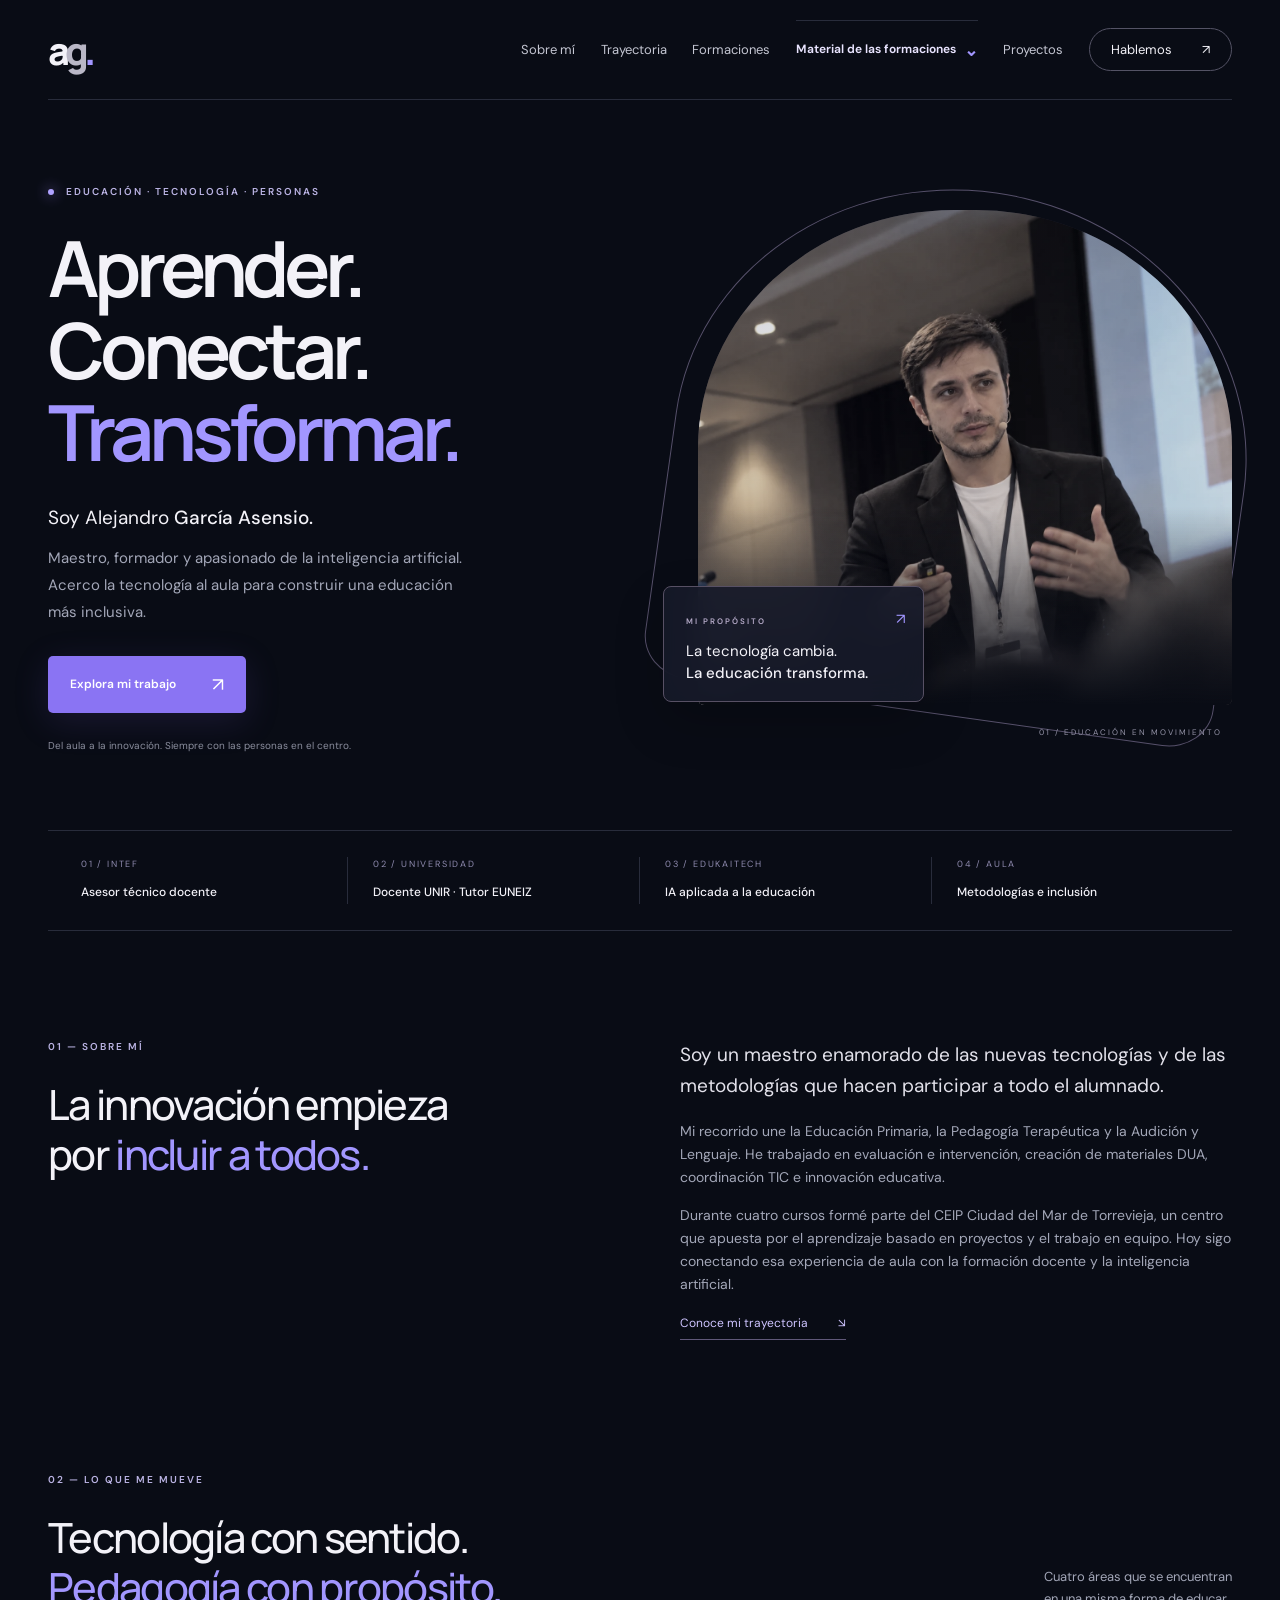
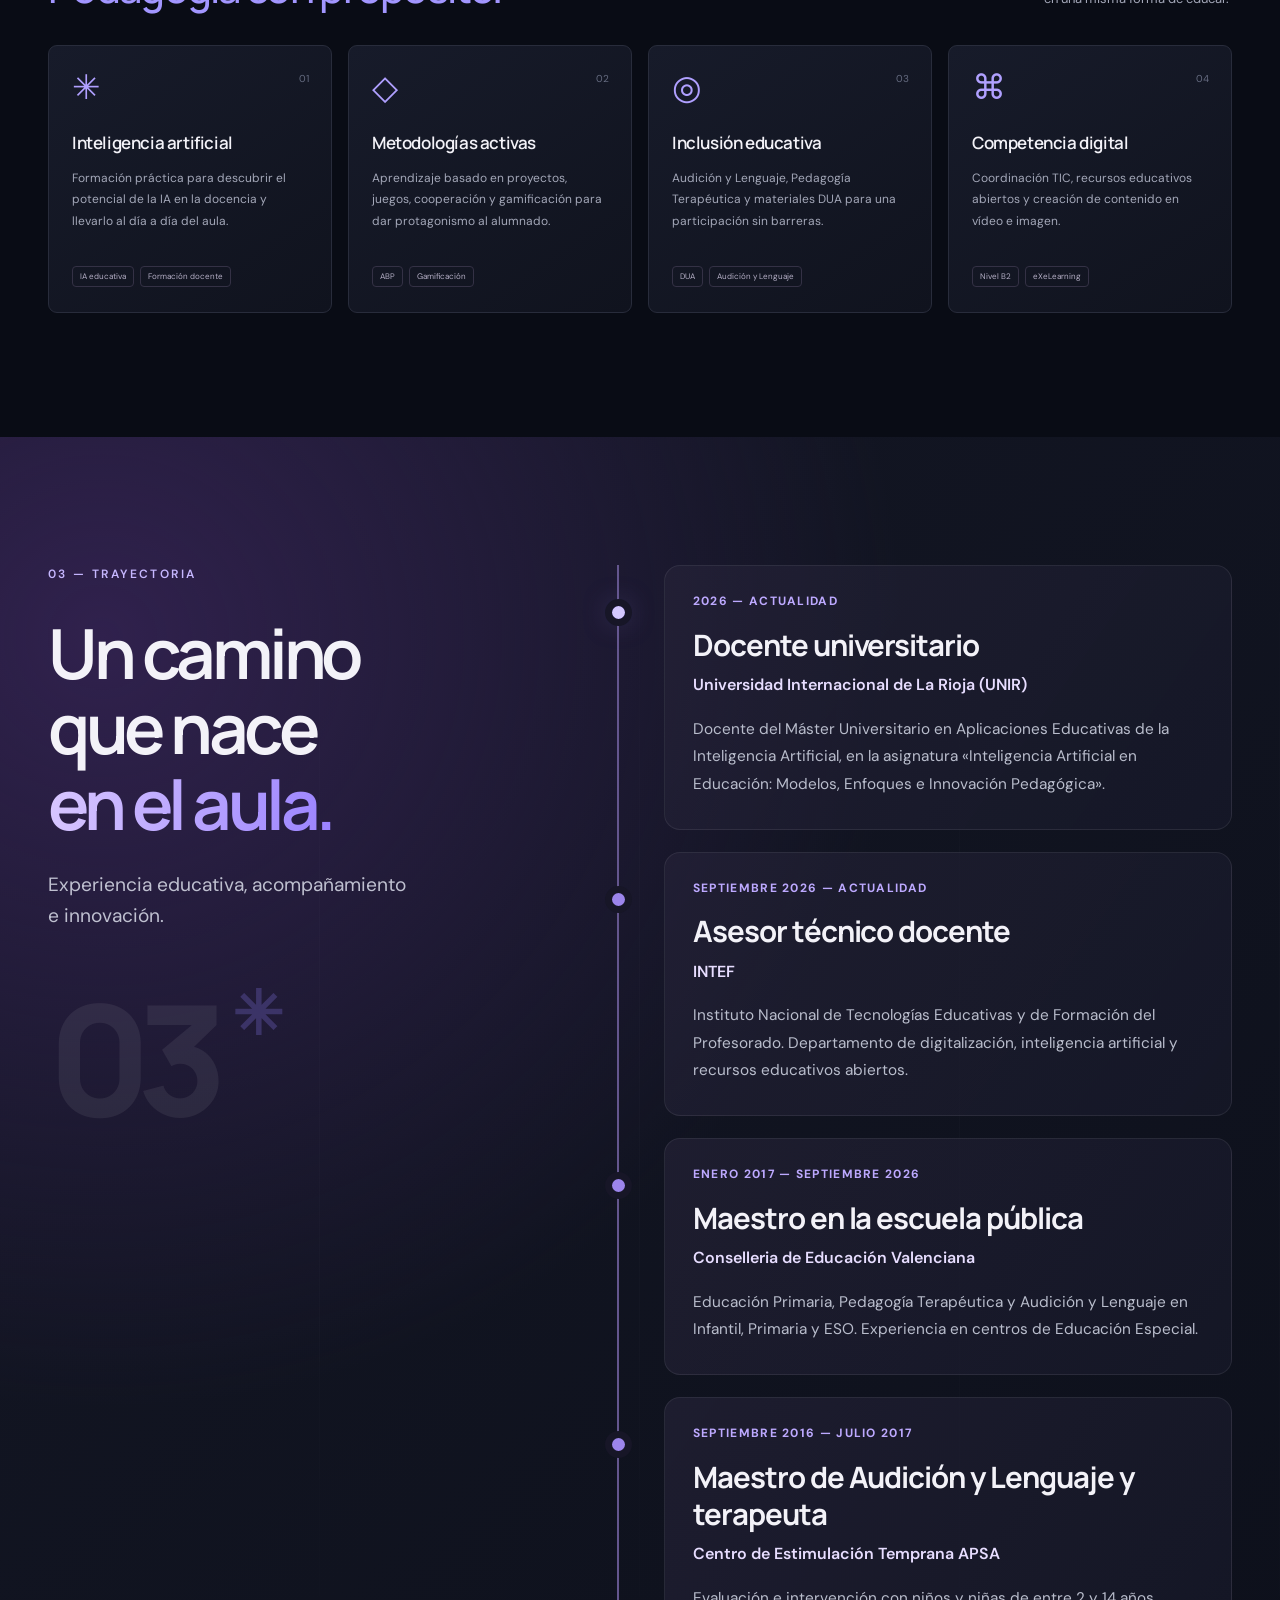
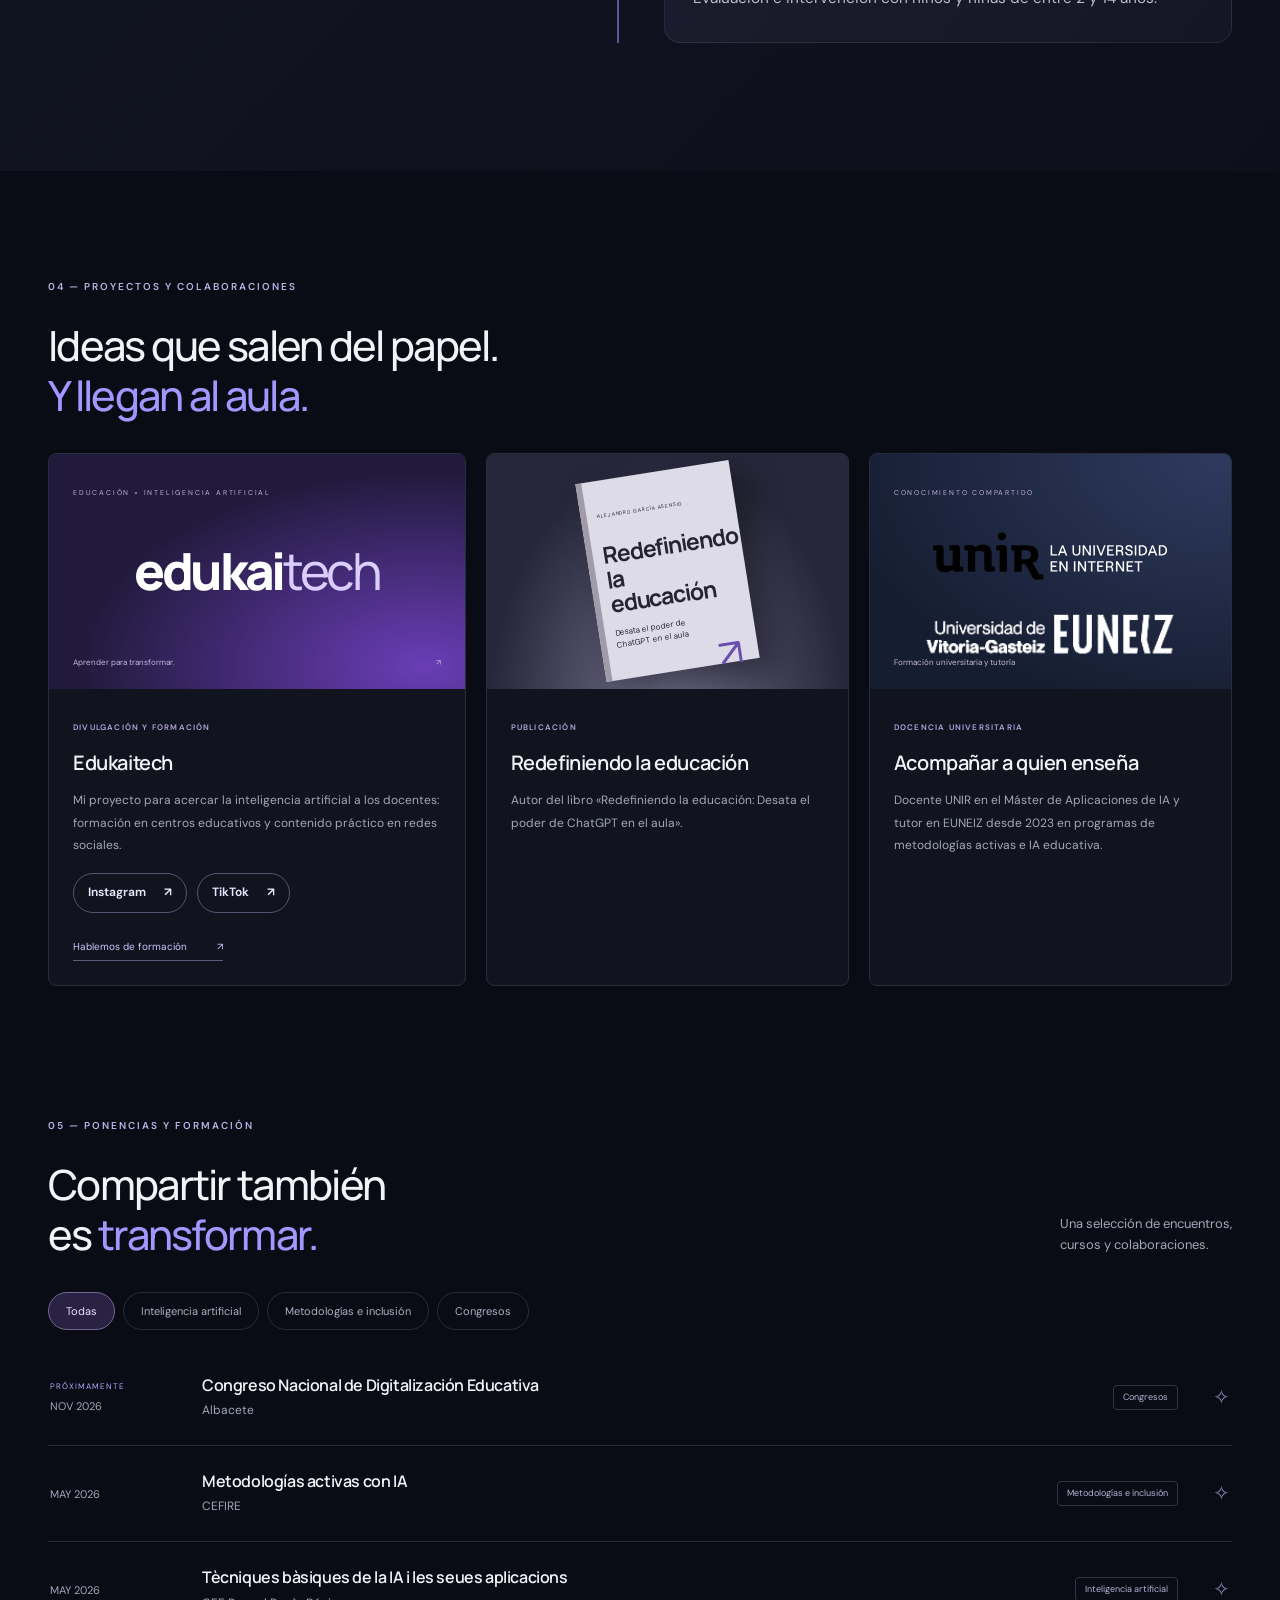
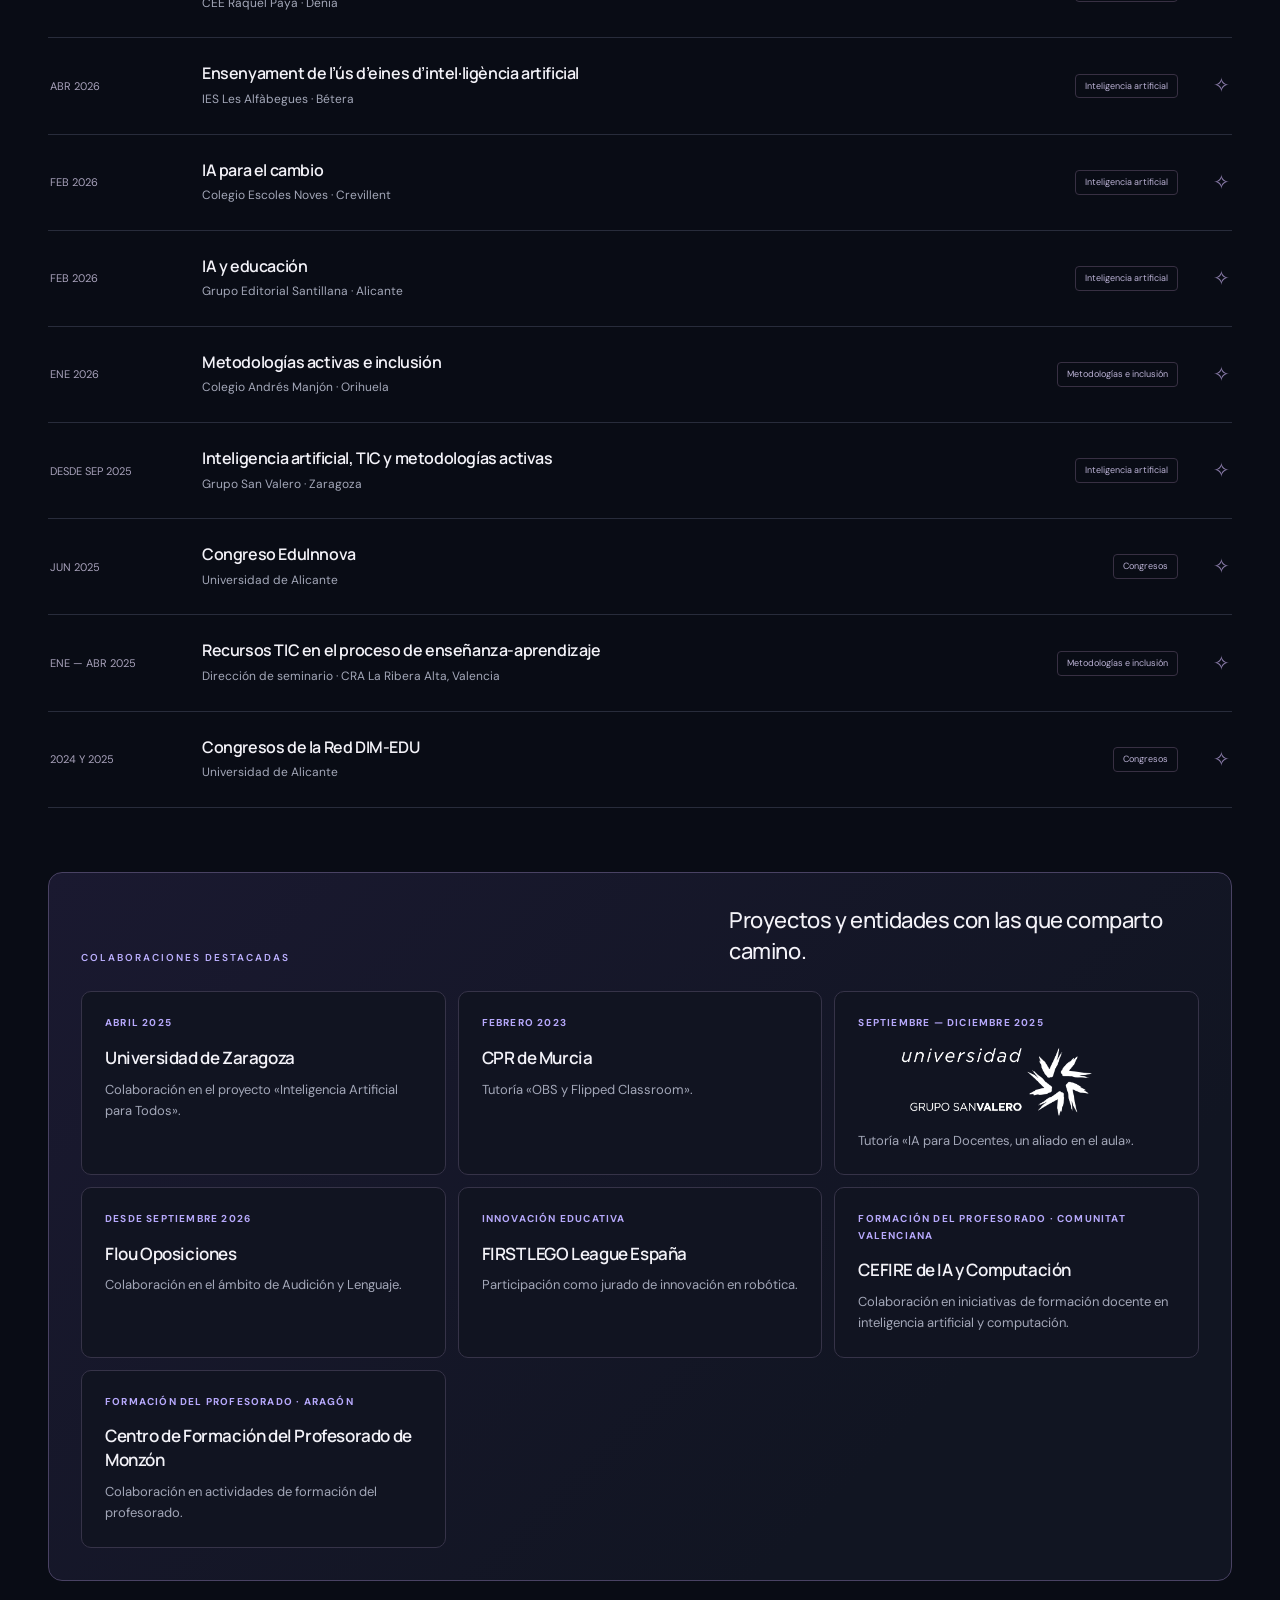
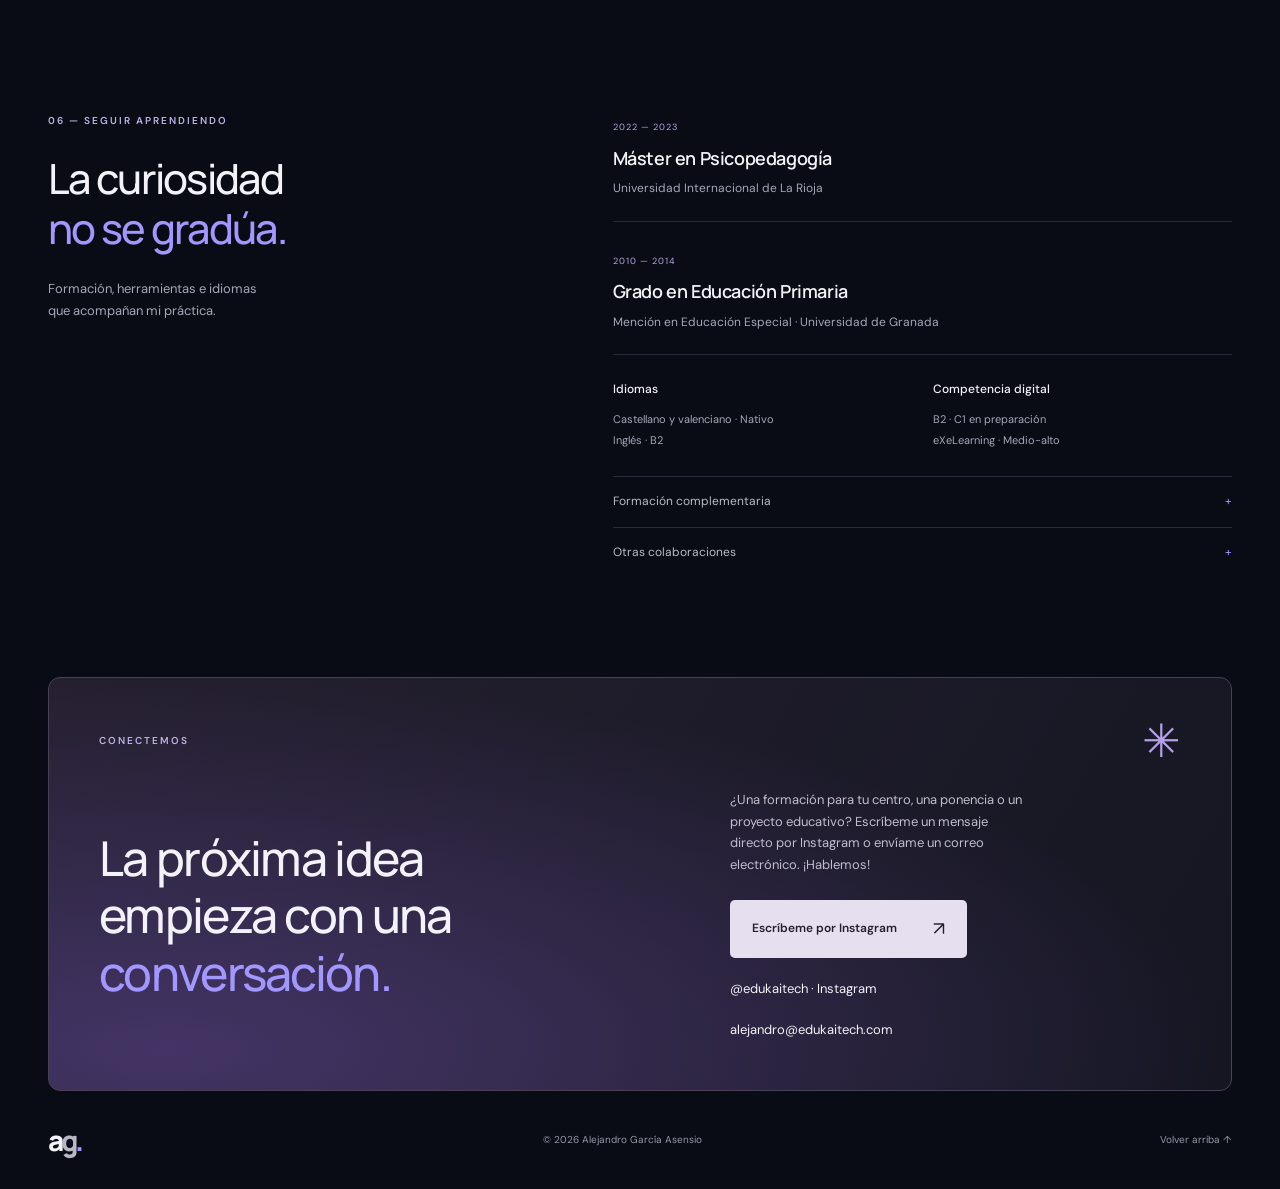
<file: index.html>
<!doctype html>
<html lang="es">
<head>
<meta charset="utf-8"><meta name="viewport" content="width=device-width,initial-scale=1">
<meta name="description" content="Alejandro García Asensio. Maestro, asesor técnico docente del INTEF y formador en inteligencia artificial, metodologías activas e inclusión educativa.">
<meta name="theme-color" content="#090c15"><title>Alejandro García Asensio · Educación, IA e inclusión</title>
<link rel="icon" href="assets/favicon.svg" type="image/svg+xml"><link rel="stylesheet" href="styles.css"><script src="app.js" defer></script>
</head>
<body>
<a class="skip" href="#contenido">Saltar al contenido</a>
<header class="header"><a class="brand" href="#inicio" aria-label="Alejandro García Asensio, inicio">a<span>g</span><i>.</i></a><button class="menu" aria-expanded="false" aria-controls="navigation">Menú <span>☰</span></button><nav id="navigation" aria-label="Navegación principal"><a href="#sobre-mi">Sobre mí</a><a href="#experiencia">Trayectoria</a><a href="#formaciones">Formaciones</a><details class="training-dropdown"><summary>Material de las formaciones <span aria-hidden="true">⌄</span></summary><div class="training-dropdown-panel"><a href="material-formaciones.html">Vibe coding prompts</a><a href="presentacion-vibe-coding.html">Presentación Vibe Coding</a><a href="herramientas-ideas.html">Herramientas e ideas</a><a href="biblioteca-prompts.html">Biblioteca personal de prompts</a></div></details><a href="#proyectos">Proyectos</a><a class="nav-contact" href="#contacto">Hablemos <span>↗</span></a></nav></header>
<main id="contenido">
<section class="hero wrap" id="inicio">
<div class="hero-copy"><p class="eyebrow"><span class="dot"></span> EDUCACIÓN · TECNOLOGÍA · PERSONAS</p><h1>Aprender.<br>Conectar.<br><em>Transformar.</em></h1><p class="intro-name">Soy Alejandro <strong>García Asensio.</strong></p><p class="hero-description">Maestro, formador y apasionado de la inteligencia artificial. Acerco la tecnología al aula para construir una educación más inclusiva.</p><div class="actions"><a class="button primary" href="#formaciones">Explora mi trabajo <span>↗</span></a></div><p class="hero-note">Del aula a la innovación. Siempre con las personas en el centro.</p></div>
<div class="portrait"><div class="orbit" aria-hidden="true"></div><div class="photo-frame"><img src="assets/alejandro.webp" alt="Alejandro García Asensio impartiendo una ponencia" width="1310" height="1200" fetchpriority="high"></div><div class="portrait-caption"><span class="small-label">MI PROPÓSITO</span><p>La tecnología cambia.<br><strong>La educación transforma.</strong></p><span class="caption-arrow" aria-hidden="true">↗</span></div><span class="photo-index">01 / EDUCACIÓN EN MOVIMIENTO</span></div>
</section>
<div class="credentials wrap" aria-label="Ámbitos profesionales"><div><span>01 / INTEF</span><strong>Asesor técnico docente</strong></div><div><span>02 / UNIVERSIDAD</span><strong>Docente UNIR · Tutor EUNEIZ</strong></div><div><span>03 / EDUKAITECH</span><strong>IA aplicada a la educación</strong></div><div><span>04 / AULA</span><strong>Metodologías e inclusión</strong></div></div>
<section class="about section wrap" id="sobre-mi"><div><p class="eyebrow">01 — SOBRE MÍ</p><h2>La innovación empieza<br>por <em>incluir a todos.</em></h2></div><div class="about-text"><p class="lead">Soy un maestro enamorado de las nuevas tecnologías y de las metodologías que hacen participar a todo el alumnado.</p><p>Mi recorrido une la Educación Primaria, la Pedagogía Terapéutica y la Audición y Lenguaje. He trabajado en evaluación e intervención, creación de materiales DUA, coordinación TIC e innovación educativa.</p><p>Durante cuatro cursos formé parte del CEIP Ciudad del Mar de Torrevieja, un centro que apuesta por el aprendizaje basado en proyectos y el trabajo en equipo. Hoy sigo conectando esa experiencia de aula con la formación docente y la inteligencia artificial.</p><a class="inline-link" href="#experiencia">Conoce mi trayectoria <span>↘</span></a></div></section>
<section class="expertise section wrap" id="especializacion"><div class="section-heading"><div><p class="eyebrow">02 — LO QUE ME MUEVE</p><h2>Tecnología con sentido.<br><em>Pedagogía con propósito.</em></h2></div><p>Cuatro áreas que se encuentran<br>en una misma forma de educar.</p></div><div class="expertise-grid"><article><span class="icon" aria-hidden="true">✳</span><span class="card-number">01</span><h3>Inteligencia artificial</h3><p>Formación práctica para descubrir el potencial de la IA en la docencia y llevarlo al día a día del aula.</p><div class="tags"><span>IA educativa</span><span>Formación docente</span></div></article><article><span class="icon" aria-hidden="true">◇</span><span class="card-number">02</span><h3>Metodologías activas</h3><p>Aprendizaje basado en proyectos, juegos, cooperación y gamificación para dar protagonismo al alumnado.</p><div class="tags"><span>ABP</span><span>Gamificación</span></div></article><article><span class="icon" aria-hidden="true">◎</span><span class="card-number">03</span><h3>Inclusión educativa</h3><p>Audición y Lenguaje, Pedagogía Terapéutica y materiales DUA para una participación sin barreras.</p><div class="tags"><span>DUA</span><span>Audición y Lenguaje</span></div></article><article><span class="icon" aria-hidden="true">⌘</span><span class="card-number">04</span><h3>Competencia digital</h3><p>Coordinación TIC, recursos educativos abiertos y creación de contenido en vídeo e imagen.</p><div class="tags"><span>Nivel B2</span><span>eXeLearning</span></div></article></div></section>
<section class="journey section" id="experiencia"><div class="wrap journey-grid"><div class="journey-title"><p class="eyebrow">03 — TRAYECTORIA</p><h2>Un camino<br>que nace <br><em>en el aula.</em></h2><p>Experiencia educativa, acompañamiento e innovación.</p><span class="journey-deco" aria-hidden="true">03<span>✳</span></span></div><div class="timeline" aria-label="Experiencia profesional"><article><div class="timeline-date"><span class="dot"></span> 2026 — ACTUALIDAD</div><h3>Docente universitario</h3><p class="organization">Universidad Internacional de La Rioja (UNIR)</p><p>Docente del Máster Universitario en Aplicaciones Educativas de la Inteligencia Artificial, en la asignatura «Inteligencia Artificial en Educación: Modelos, Enfoques e Innovación Pedagógica».</p></article><article><div class="timeline-date"><span class="dot"></span> SEPTIEMBRE 2026 — ACTUALIDAD</div><h3>Asesor técnico docente</h3><p class="organization">INTEF</p><p>Instituto Nacional de Tecnologías Educativas y de Formación del Profesorado. Departamento de digitalización, inteligencia artificial y recursos educativos abiertos.</p></article><article><div class="timeline-date">ENERO 2017 — SEPTIEMBRE 2026</div><h3>Maestro en la escuela pública</h3><p class="organization">Conselleria de Educación Valenciana</p><p>Educación Primaria, Pedagogía Terapéutica y Audición y Lenguaje en Infantil, Primaria y ESO. Experiencia en centros de Educación Especial.</p></article><article><div class="timeline-date">SEPTIEMBRE 2016 — JULIO 2017</div><h3>Maestro de Audición y Lenguaje y terapeuta</h3><p class="organization">Centro de Estimulación Temprana APSA</p><p>Evaluación e intervención con niños y niñas de entre 2 y 14 años.</p></article></div></div></section>
<section class="section wrap" id="proyectos"><div class="section-heading"><div><p class="eyebrow">04 — PROYECTOS Y COLABORACIONES</p><h2>Ideas que salen del papel.<br><em>Y llegan al aula.</em></h2></div></div><div class="projects"><article class="project feature"><div class="project-art edukai" aria-hidden="true"><span class="art-kicker">EDUCACIÓN × INTELIGENCIA ARTIFICIAL</span><span class="edukai-wordmark" aria-label="Edukaitech">edukai<span>tech</span></span><div class="art-bottom"><span>Aprender para transformar.</span><span>↗</span></div></div><div class="project-copy"><span class="small-label">DIVULGACIÓN Y FORMACIÓN</span><h3>Edukaitech</h3><p>Mi proyecto para acercar la inteligencia artificial a los docentes: formación en centros educativos y contenido práctico en redes sociales.</p><div class="edukai-socials"><a href="https://www.instagram.com/edukaitech/" target="_blank" rel="noopener noreferrer" aria-label="Edukaitech en Instagram">Instagram <span aria-hidden="true">↗</span></a><a href="https://www.tiktok.com/@edukaitech" target="_blank" rel="noopener noreferrer" aria-label="Edukaitech en TikTok">TikTok <span aria-hidden="true">↗</span></a></div><a class="inline-link" href="mailto:alejandro@edukaitech.com?subject=Formaci%C3%B3n%20con%20Edukaitech">Hablemos de formación <span>↗</span></a></div></article><article class="project"><div class="project-art book-art" aria-hidden="true"><div class="book"><small>ALEJANDRO GARCÍA ASENSIO</small><strong>Redefiniendo<br>la educación</strong><span>Desata el poder de<br>ChatGPT en el aula</span><i>↗</i></div></div><div class="project-copy"><span class="small-label">PUBLICACIÓN</span><h3>Redefiniendo la educación</h3><p>Autor del libro «Redefiniendo la educación: Desata el poder de ChatGPT en el aula».</p></div></article><article class="project"><div class="project-art university-art" aria-hidden="true"><span class="art-kicker">CONOCIMIENTO COMPARTIDO</span><div class="university-logo-stack"><img class="brand-logo logo-unir" src="assets/unir-white.svg" alt="Logotipo original de UNIR en blanco" loading="lazy"><img class="brand-logo logo-euneiz" src="assets/euneiz-white.svg" alt="Logotipo original de EUNEIZ en blanco" loading="lazy"></div><span class="art-bottom">Formación universitaria y tutoría</span></div><div class="project-copy"><span class="small-label">DOCENCIA UNIVERSITARIA</span><h3>Acompañar a quien enseña</h3><p>Docente UNIR en el Máster de Aplicaciones de IA y tutor en EUNEIZ desde 2023 en programas de metodologías activas e IA educativa.</p></div></article></div></section>
<section class="section wrap" id="formaciones"><div class="section-heading"><div><p class="eyebrow">05 — PONENCIAS Y FORMACIÓN</p><h2>Compartir también<br>es <em>transformar.</em></h2></div><p>Una selección de encuentros,<br>cursos y colaboraciones.</p></div><div class="filters" role="group" aria-label="Filtrar formaciones"><button aria-pressed="true" data-filter="all">Todas</button><button aria-pressed="false" data-filter="ia">Inteligencia artificial</button><button aria-pressed="false" data-filter="metodologias">Metodologías e inclusión</button><button aria-pressed="false" data-filter="congresos">Congresos</button></div><p class="sr-only" id="filter-status" aria-live="polite"></p><div id="talks" class="talks"></div><div class="highlighted-collabs" aria-label="Colaboraciones destacadas"><div class="collabs-intro"><span class="small-label">COLABORACIONES DESTACADAS</span><h3>Proyectos y entidades con las que comparto camino.</h3></div><div class="collabs-grid"><article><span class="collab-date">ABRIL 2025</span><h3>Universidad de Zaragoza</h3><p>Colaboración en el proyecto «Inteligencia Artificial para Todos».</p></article><article><span class="collab-date">FEBRERO 2023</span><h3>CPR de Murcia</h3><p>Tutoría «OBS y Flipped Classroom».</p></article><article><span class="collab-date">SEPTIEMBRE — DICIEMBRE 2025</span><img class="brand-logo logo-sanjorge" src="assets/sanjorge-white.svg" alt="Logotipo original de Universidad San Jorge en blanco" loading="lazy"><h3 class="sr-only">Universidad San Jorge</h3><p>Tutoría «IA para Docentes, un aliado en el aula».</p></article><article><span class="collab-date">DESDE SEPTIEMBRE 2026</span><h3>Flou Oposiciones</h3><p>Colaboración en el ámbito de Audición y Lenguaje.</p></article><article><span class="collab-date">INNOVACIÓN EDUCATIVA</span><h3>FIRST LEGO League España</h3><p>Participación como jurado de innovación en robótica.</p></article><article><span class="collab-date">FORMACIÓN DEL PROFESORADO · COMUNITAT VALENCIANA</span><h3>CEFIRE de IA y Computación</h3><p>Colaboración en iniciativas de formación docente en inteligencia artificial y computación.</p></article><article><span class="collab-date">FORMACIÓN DEL PROFESORADO · ARAGÓN</span><h3>Centro de Formación del Profesorado de Monzón</h3><p>Colaboración en actividades de formación del profesorado.</p></article></div></div></section>
<section class="education section wrap" id="formacion-academica"><div><p class="eyebrow">06 — SEGUIR APRENDIENDO</p><h2>La curiosidad<br><em>no se gradúa.</em></h2><p>Formación, herramientas e idiomas<br>que acompañan mi práctica.</p></div><div class="education-details"><article><span>2022 — 2023</span><h3>Máster en Psicopedagogía</h3><p>Universidad Internacional de La Rioja</p></article><article><span>2010 — 2014</span><h3>Grado en Educación Primaria</h3><p>Mención en Educación Especial · Universidad de Granada</p></article><div class="skills-line"><div><h4>Idiomas</h4><p>Castellano y valenciano · Nativo<br>Inglés · B2</p></div><div><h4>Competencia digital</h4><p>B2 · C1 en preparación<br>eXeLearning · Medio-alto</p></div></div><details><summary>Formación complementaria <span>+</span></summary><ul><li>Logopedia y TIC para una educación inclusiva</li><li>Dificultades de aprendizaje</li><li>Monitor de ocio y tiempo libre</li><li>Nuevas tecnologías en la educación</li><li>El blog como herramienta en Audición y Lenguaje</li><li>Preparación Google for Educators</li><li>Eliminación de barreras para la inclusión</li><li>Propuestas y recursos para las áreas instrumentales</li></ul></details><details><summary>Otras colaboraciones <span>+</span></summary><ul><li>Coordinación TIC en el CEIP Ciudad del Mar.</li><li>Formación de equipos promotores PROA+ 2024/2025.</li><li>Proyecto de innovación y gestión en el CEIP Párroco Francisco Mas.</li></ul></details></div></section>
<section class="contact wrap" id="contacto"><div class="contact-top"><p class="eyebrow">CONECTEMOS</p><span aria-hidden="true">✳</span></div><div class="contact-grid"><h2>La próxima idea<br>empieza con una<br><em>conversación.</em></h2><div><p>¿Una formación para tu centro, una ponencia o un proyecto educativo? Escríbeme un mensaje directo por Instagram o envíame un correo electrónico. ¡Hablemos!</p><a class="button light" href="https://www.instagram.com/edukaitech/" target="_blank" rel="noopener noreferrer" aria-label="Escríbeme por Instagram a @edukaitech">Escríbeme por Instagram <span>↗</span></a><a class="contact-email" href="https://www.instagram.com/edukaitech/" target="_blank" rel="noopener noreferrer" aria-label="Instagram de Edukaitech">@edukaitech · Instagram</a><a class="contact-email" href="mailto:alejandro@edukaitech.com">alejandro@edukaitech.com</a></div></div></section>
</main><footer class="wrap"><a class="brand" href="#inicio" aria-label="Volver al inicio">a<span>g</span><i>.</i></a><p>© <span id="year">2026</span> Alejandro García Asensio</p><a href="#inicio">Volver arriba ↑</a></footer>
</body></html>
</file>
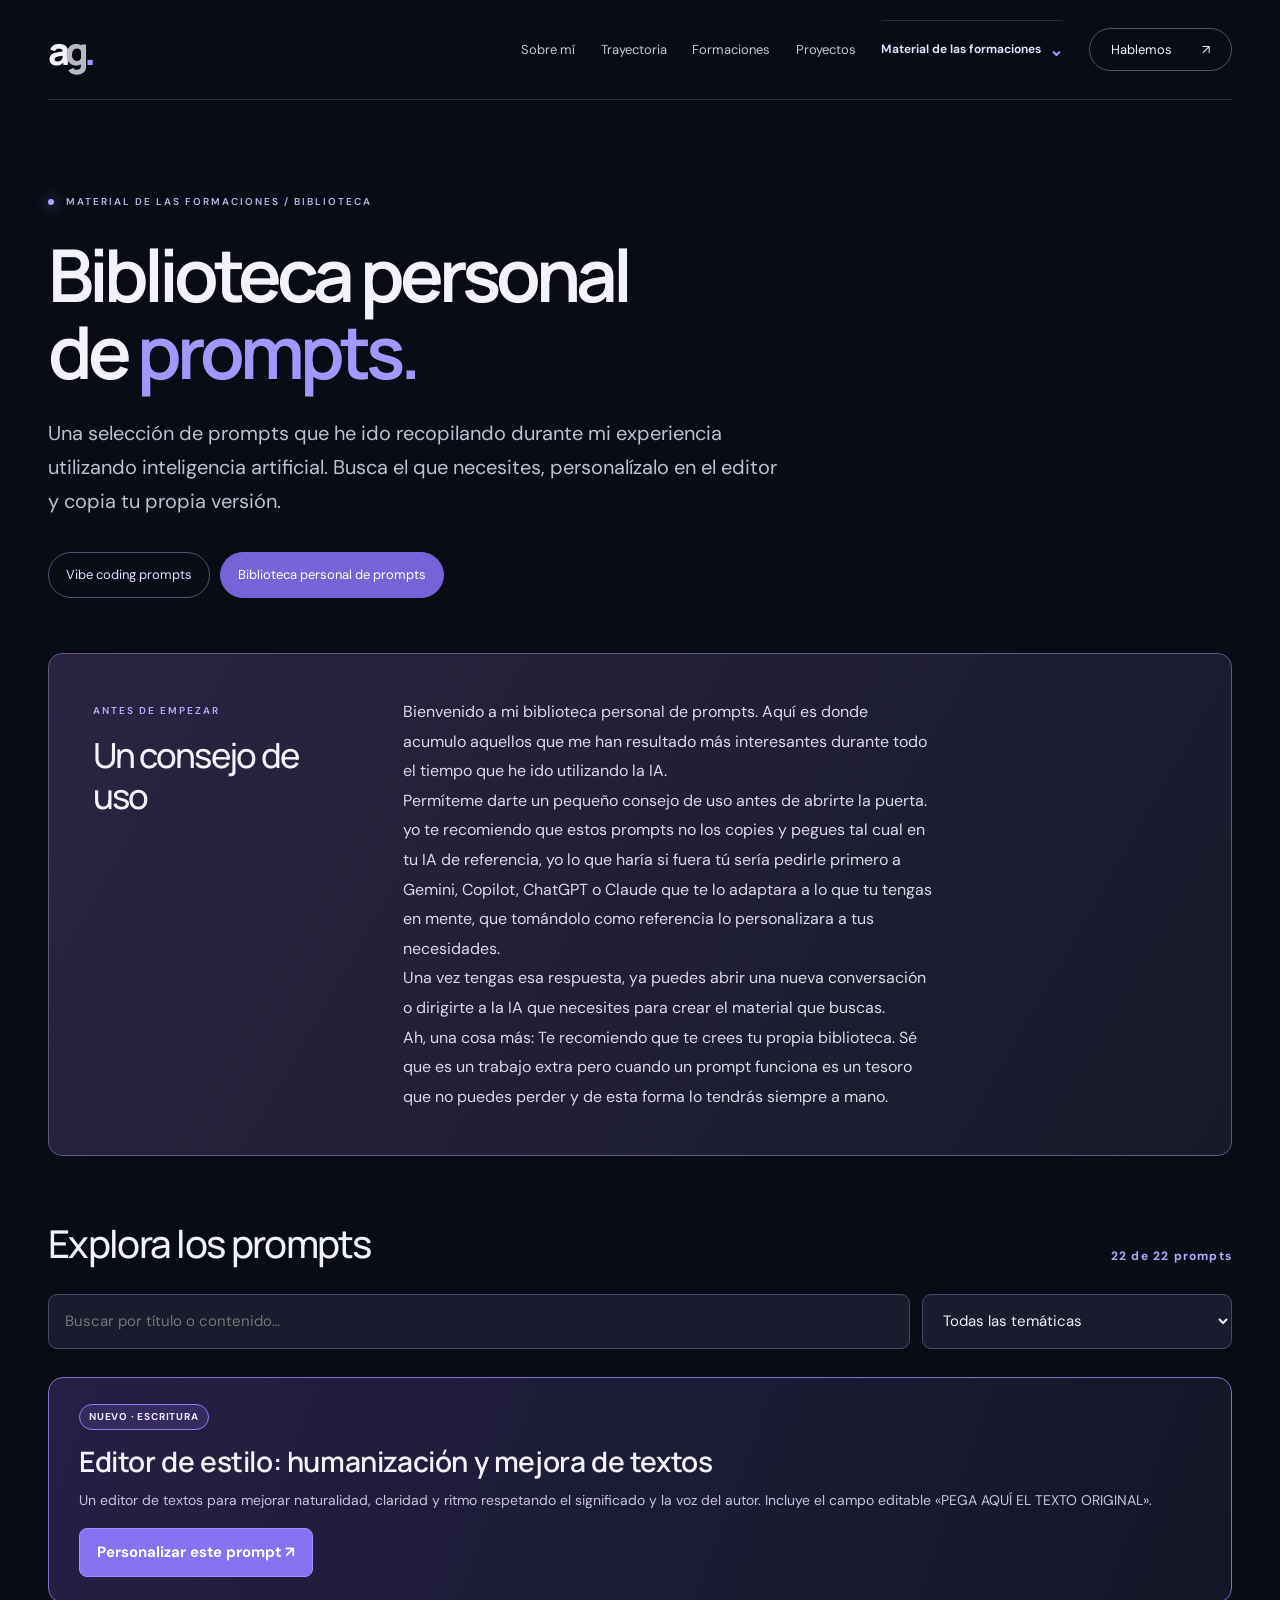
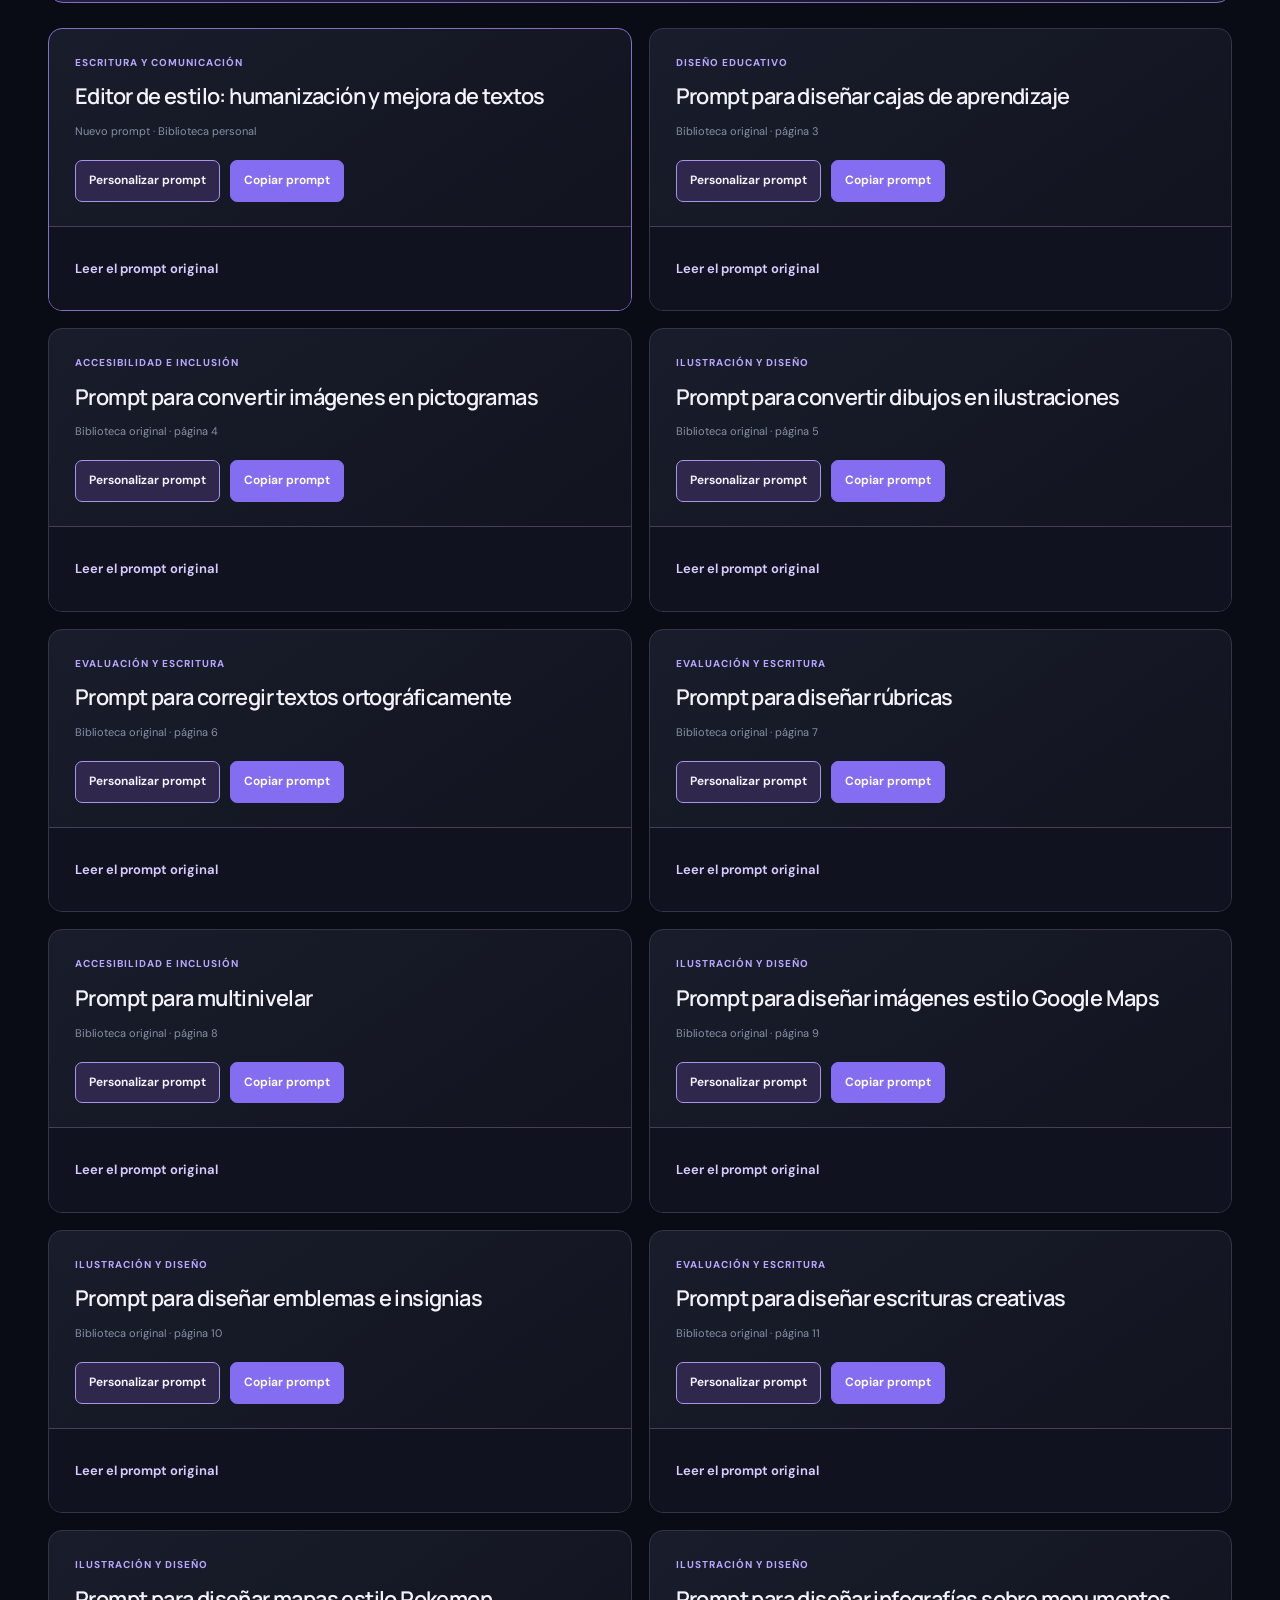
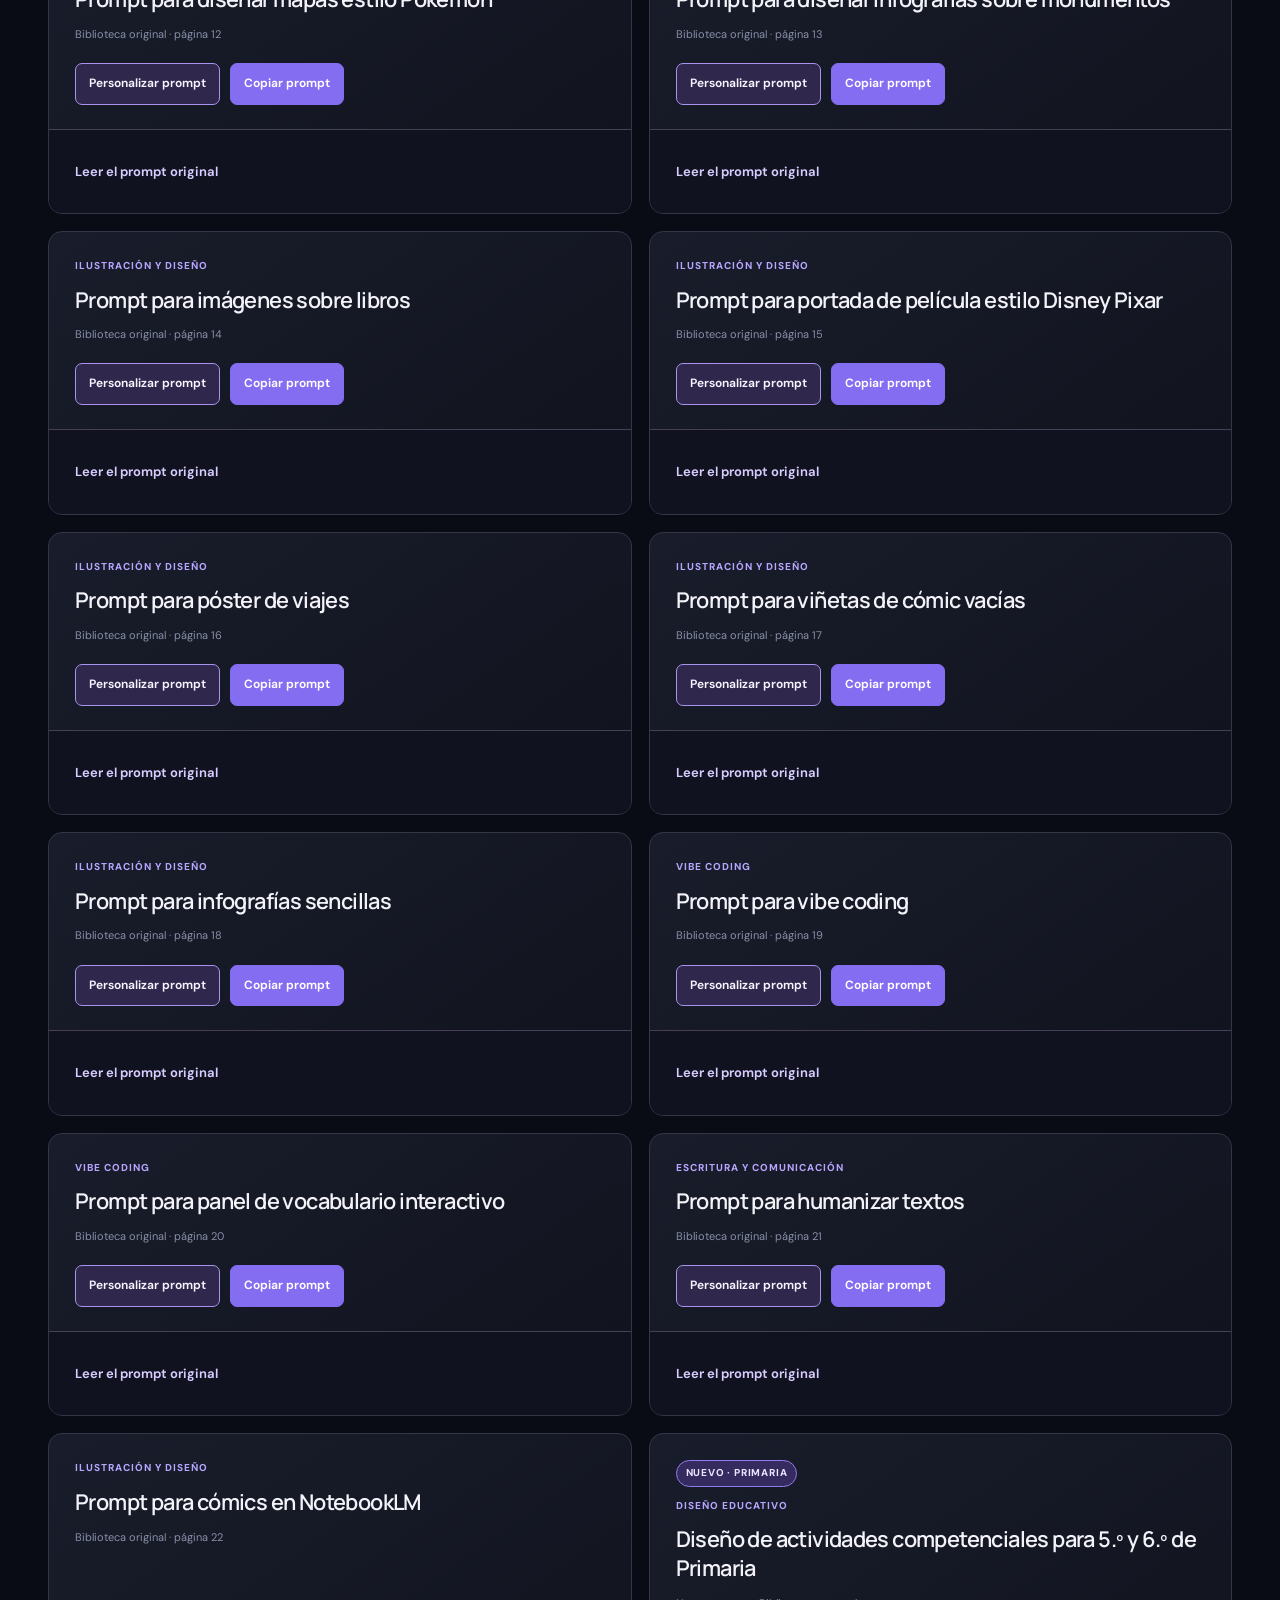
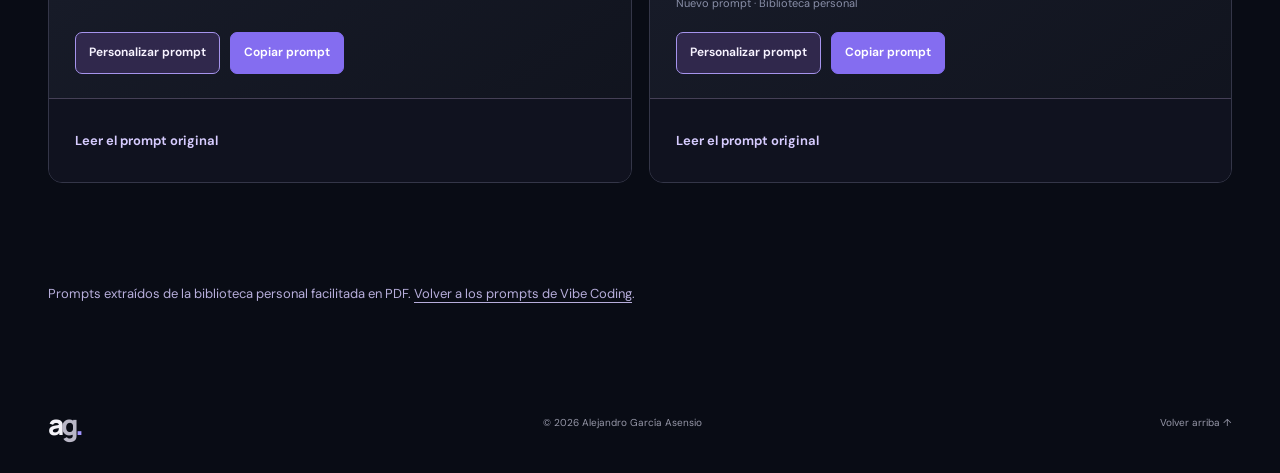
<file: biblioteca-prompts.html>
<!doctype html>
<html lang="es">
<head>
<meta charset="utf-8"><meta name="viewport" content="width=device-width,initial-scale=1">
<meta name="description" content="Biblioteca personal de prompts educativos: veintiuna propuestas para IA, inclusión, evaluación, escritura, ilustración y creación de recursos interactivos.">
<meta name="theme-color" content="#090c15">
<title>Biblioteca personal de prompts · Alejandro García Asensio</title>
<link rel="icon" href="assets/favicon.svg" type="image/svg+xml"><link rel="stylesheet" href="styles.css">
<style>
.library-hero{padding-top:94px;padding-bottom:55px;position:relative}
.library-hero h1{font-size:clamp(45px,5.7vw,82px);line-height:1.06;max-width:920px;margin-bottom:26px}
.library-lead{font-size:clamp(16px,1.6vw,20px);color:#c0c0d2;max-width:730px;line-height:1.7}
.library-switch{display:flex;gap:10px;flex-wrap:wrap;margin:34px 0 0}
.library-switch a{font-size:13px;border:1px solid #574c73;padding:11px 17px;border-radius:999px;color:#e5ddff;transition:background .2s}
.library-switch a.active{background:#7663d7;border-color:#7663d7;color:#fff}
.library-switch a:hover{background:#51446f}
.library-advice{padding:26px 30px;border-radius:14px;border:1px solid #625780;background:linear-gradient(120deg,#2a2440,#171a29);margin-bottom:65px}
.library-advice .small-label{color:#bba9ff}
.library-advice h2{font-size:25px;margin:12px 0 14px}
.library-advice p{white-space:pre-line;max-width:none;width:100%;color:#dad9e6;font-size:14px;line-height:1.85;margin:0}
.library-body{padding-bottom:100px}
.library-top{display:flex;align-items:end;justify-content:space-between;gap:22px;margin-bottom:27px}
.library-top h2{font-size:clamp(28px,3vw,39px);margin:0}
.library-count{color:#b7a9fa;font-size:12px;font-weight:700;letter-spacing:1.2px}
.library-controls{display:flex;gap:12px;margin-bottom:28px}
.library-controls label{position:absolute;width:1px;height:1px;overflow:hidden;clip-path:inset(50%)}
.library-controls input,.library-controls select{font:inherit;background:#181c2c;color:#f2f0fa;border:1px solid #494660;border-radius:9px;padding:14px 16px;min-width:0}
.library-controls input{flex:1}
.library-controls select{width:min(310px,42%)}
.library-controls input:focus-visible,.library-controls select:focus-visible{outline:2px solid #aa99ff;outline-offset:2px}
.library-grid{display:grid;grid-template-columns:repeat(2,minmax(0,1fr));gap:17px}
.library-card{border:1px solid #343648;background:linear-gradient(145deg,#191d2b,#10131d);border-radius:14px;overflow:hidden;display:flex;flex-direction:column}
.library-card[hidden]{display:none}
.library-card .card-top{padding:26px 26px 20px;display:flex;flex-direction:column;gap:11px}
.library-category{font-size:10px;letter-spacing:1px;font-weight:750;color:#b7a6ff;text-transform:uppercase}
.library-card h3{font-size:clamp(18px,1.7vw,23px);line-height:1.32;letter-spacing:-.6px;margin:0}
.library-card .source-page{color:#898fa8;font-size:11px;margin:0}
.library-actions{display:flex;align-items:center;gap:10px;flex-wrap:wrap;margin-top:auto;padding:0 26px 24px}
.library-actions button{border:1px solid #5c5378;background:#25243a;border-radius:7px;color:#eee9ff;padding:10px 13px;font-weight:650;font-size:12px;transition:background .2s}
.library-actions .copy{background:#846df0;border-color:#846df0;color:white}
.library-actions button:hover{background:#574588}
.library-details{border-top:1px solid #454056;background:#10121f}
.library-details summary{font-size:13px;padding:16px 26px;cursor:pointer;font-weight:650;color:#d7ccff}
.library-details pre{font:14px/1.85 "DM Sans",sans-serif;white-space:pre-wrap;overflow-wrap:anywhere;color:#e0e1ec;margin:0;padding:0 26px 26px;max-height:700px;overflow:auto}
.library-feedback{font-size:12px;color:#bfb1ff;padding:0 26px;margin:-12px 0 18px}
.library-feedback:empty{display:none}
.library-empty{padding:32px;color:#c0bcce;text-align:center}
.library-empty[hidden]{display:none}
.library-footer{padding-bottom:70px;color:#b7aedb;font-size:13px}
.library-footer a{text-decoration:underline;text-underline-offset:4px}
@media(max-width:850px){.library-grid{grid-template-columns:1fr}.library-hero{padding-top:65px}.library-top{display:block}.library-count{display:block;margin-top:11px}}
@media(max-width:550px){.library-controls{flex-direction:column}.library-controls select{width:100%}.library-advice{padding:20px}.library-card .card-top{padding:21px}.library-actions{padding:0 21px 20px}.library-details pre{padding:0 21px 21px}.library-details summary{padding:15px 21px}}
@media(prefers-reduced-motion:reduce){.library-switch a,.library-actions button{transition:none}}

/* Editor de prompts: mesa de trabajo accesible y adaptable */
.library-actions .edit-prompt{background:#30284c;border-color:#a694ed;color:#f7f3ff}
.editor-dialog{border:1px solid #575074;border-radius:20px;color:#f3f2f8;background:#151827;padding:0;width:min(1200px,calc(100vw - 32px));max-width:none;max-height:min(92vh,980px);box-shadow:0 30px 100px #000b}
.editor-dialog::backdrop{background:#050711dc;backdrop-filter:blur(5px)}
.editor-shell{min-height:400px}
.editor-heading-row{padding:27px 32px 24px;border-bottom:1px solid #3c3a52;display:flex;align-items:start;gap:20px;justify-content:space-between}
.editor-kicker{font-size:10px;font-weight:700;color:#bda8ff;letter-spacing:1.5px}
.editor-heading-row h2{font-size:clamp(25px,3vw,35px);margin:9px 0}
.editor-heading-row p{color:#bfc0d0;margin:0;font-size:14px}
.editor-close{background:#26283a;border:1px solid #59566e;border-radius:9px;color:#fff;padding:11px 15px;font-size:18px}
.editor-main{display:grid;grid-template-columns:minmax(240px,.85fr) minmax(0,1.7fr);min-height:410px}
.editor-side{padding:26px 28px;background:#191b2e;border-right:1px solid #424055;max-height:65vh;overflow:auto}
.editor-side h3{font-size:17px;margin-bottom:8px}
.editor-help,.editor-no-fields{color:#b7bad0;font-size:12px;line-height:1.7}
.editor-fields{display:grid;gap:13px;margin-top:22px}
.editor-field{display:grid;gap:7px;background:#20223a;padding:13px;border:1px solid #45405e;border-radius:10px}
.editor-field span{color:#dfd4ff;font-size:12px;font-weight:700;overflow-wrap:anywhere}
.editor-field input{min-width:0;width:100%;font:inherit;font-size:13px;padding:11px;border:1px solid #55526f;background:#121522;color:white;border-radius:6px}
.field-apply{padding:8px 12px;border:1px solid #7867b7;border-radius:6px;background:#3b315c;color:#f4eeff;font-size:12px;font-weight:650}
.field-replaced{opacity:.62}
.editor-content{min-width:0;padding:26px 30px;display:flex;flex-direction:column}
.editor-content label{color:#e3deff;font-size:13px;font-weight:700;margin-bottom:10px}
.editor-content textarea{font:14px/1.7 "DM Sans",sans-serif;color:#edeef7;background:#0d101a;border:1px solid #524d70;border-radius:10px;padding:19px;resize:vertical;min-height:330px;flex:1;max-height:57vh;overflow:auto}
.editor-content textarea:focus-visible,.editor-field input:focus-visible{outline:2px solid #a997ff;outline-offset:3px}
#editor-hint{color:#9da3ba;font-size:11px;line-height:1.6;margin:11px 0}
.editor-toolbar{display:flex;gap:10px;justify-content:flex-end;flex-wrap:wrap}
.editor-toolbar button{padding:12px 18px;border-radius:8px;font-weight:700;font-size:13px}
.editor-secondary{background:#23263a;color:#e4e0ef;border:1px solid #5d5677}
.editor-primary{background:#8871f1;border:1px solid #8871f1;color:#fff}
#editor-message{color:#c0b0ff;font-size:12px;min-height:20px;margin:13px 0 0}
@media(max-width:780px){.editor-dialog{max-height:96vh}.editor-main{display:flex;flex-direction:column}.editor-heading-row{padding:22px}.editor-side{border-right:0;border-bottom:1px solid #494560;max-height:25vh;padding:18px 22px}.editor-content{padding:21px 22px}.editor-content textarea{min-height:240px;max-height:39vh}.editor-fields{grid-template-columns:repeat(auto-fit,minmax(170px,1fr))}.editor-toolbar button{flex:1}}


/* Consejo de uso: ocupa todo el ancho disponible */
.library-advice{width:100%;max-width:none;display:grid;grid-template-columns:minmax(190px,.33fr) minmax(0,1fr);gap:clamp(22px,4vw,65px);align-items:start;padding:clamp(24px,3.4vw,44px)}
.library-advice .advice-head{min-width:0}.library-advice .advice-head h2{font-size:clamp(27px,2.7vw,37px);line-height:1.2}
.library-advice p{max-width:none;width:100%;min-width:0;font-size:clamp(14px,1.3vw,16px);line-height:1.85;white-space:pre-line}
.context-tools{border-top:1px solid #49445f;margin-top:25px;padding-top:22px}
.context-tools h3{font-size:18px}.context-fields{display:grid;gap:12px;margin-top:15px}
.context-field{display:grid;gap:6px;color:#e2dbff;font-size:12px;font-weight:650}
.context-field input{min-width:0;width:100%;font:inherit;font-size:13px;color:white;padding:10px 11px;border-radius:7px;border:1px solid #595575;background:#101323}
.context-field input:focus-visible{outline:2px solid #a997ff;outline-offset:2px}
.context-toggle{display:flex;align-items:center;gap:9px;margin-top:18px;font-size:12px;color:#e3daff}
.context-toggle input{accent-color:#a592ff;width:17px;height:17px}
.context-preview{margin:8px 0 15px;padding:15px;border-radius:10px;border:1px solid #514776;background:#1b1d30}
.context-preview strong{font-size:12px;color:#d6caff}
.context-preview pre{white-space:pre-wrap;overflow-wrap:anywhere;font:12px/1.65 "DM Sans",sans-serif;color:#c8c8db;margin:10px 0 0;max-height:170px;overflow:auto}
.library-card{animation:library-fade-in .42s ease both;animation-delay:calc(min(var(--card-order, 0), 5) * 55ms);transition:transform .25s ease,border-color .25s ease,box-shadow .25s ease}
.library-card:hover{transform:translateY(-5px);border-color:#8373be;box-shadow:0 17px 40px #03030a55}
.editor-dialog[open]{animation:editor-enter .27s ease both}
.library-advice{animation:library-fade-in .6s ease both}
@keyframes library-fade-in{from{opacity:0;transform:translateY(14px)}to{opacity:1;transform:translateY(0)}}
@keyframes editor-enter{from{opacity:0;transform:translateY(12px) scale(.985)}to{opacity:1;transform:translateY(0) scale(1)}}
@media(max-width:820px){.library-advice{grid-template-columns:1fr;gap:10px}.library-advice .advice-head h2{margin-bottom:0}}
@media(prefers-reduced-motion:reduce){.library-card,.library-advice,.editor-dialog[open]{animation:none}.library-card{transition:none}.library-card:hover{transform:none}}

.new-prompt-featured{border:1px solid #8070c7;background:linear-gradient(110deg,#252044,#131725);border-radius:15px;padding:25px 30px;margin-bottom:25px}.new-prompt-featured[hidden]{display:none}.new-prompt-featured h3{font-size:clamp(21px,2.2vw,29px);margin:12px 0 7px}.new-prompt-featured p{color:#c8c3dc;font-size:14px;margin:0 0 16px}.new-prompt-featured button{background:#8871f1;color:white;border:1px solid #a591ff;border-radius:8px;padding:11px 17px;font-weight:700;cursor:pointer}.new-prompt-featured button:hover{background:#9c86ff}
.new-prompt-label{display:inline-block;align-self:flex-start;border:1px solid #8f7bf2;background:#352b5f;color:#ede4ff;padding:4px 9px;border-radius:999px;font-size:10px;font-weight:750;letter-spacing:.8px}.library-card#prompt-22{border-color:#8070c7;scroll-margin-top:100px}
</style>
</head>
<body>
<a class="skip" href="#contenido">Saltar al contenido</a>
<header class="header"><a class="brand" href="index.html#inicio" aria-label="Alejandro García Asensio, inicio">a<span>g</span><i>.</i></a><button class="menu" aria-expanded="false" aria-controls="navigation">Menú <span>☰</span></button><nav id="navigation" aria-label="Navegación principal"><a href="index.html#sobre-mi">Sobre mí</a><a href="index.html#experiencia">Trayectoria</a><a href="index.html#formaciones">Formaciones</a><a href="index.html#proyectos">Proyectos</a><details class="training-dropdown"><summary>Material de las formaciones <span aria-hidden="true">⌄</span></summary><div class="training-dropdown-panel"><a href="material-formaciones.html">Vibe coding prompts</a><a href="presentacion-vibe-coding.html">Presentación Vibe Coding</a><a href="herramientas-ideas.html">Herramientas e ideas</a><a href="biblioteca-prompts.html" aria-current="page">Biblioteca personal de prompts</a></div></details><a class="nav-contact" href="index.html#contacto">Hablemos <span>↗</span></a></nav></header>
<main id="contenido">
<section class="library-hero wrap"><p class="eyebrow"><span class="dot"></span> MATERIAL DE LAS FORMACIONES / BIBLIOTECA</p><h1>Biblioteca personal<br>de <em>prompts.</em></h1><p class="library-lead">Una selección de prompts que he ido recopilando durante mi experiencia utilizando inteligencia artificial. Busca el que necesites, personalízalo en el editor y copia tu propia versión.</p><div class="library-switch" aria-label="Secciones del material"><a href="material-formaciones.html">Vibe coding prompts</a><a href="biblioteca-prompts.html" class="active" aria-current="page">Biblioteca personal de prompts</a></div></section>
<section class="wrap">
<div class="library-advice"><div class="advice-head"><span class="small-label">ANTES DE EMPEZAR</span><h2>Un consejo de uso</h2></div><p id="library-advice">Personaliza los prompts antes de utilizarlos y adáptalos a tu contexto educativo.</p></div>
</section>
<section class="library-body wrap" aria-label="Catálogo de prompts"><div class="library-top"><h2>Explora los prompts</h2><span class="library-count" id="library-count" role="status" aria-live="polite">Cargando biblioteca…</span></div><div class="library-controls"><label for="library-search">Buscar un prompt</label><input id="library-search" type="search" placeholder="Buscar por título o contenido…" autocomplete="off"><label for="library-category">Filtrar por temática</label><select id="library-category"><option value="all">Todas las temáticas</option></select></div><div class="new-prompt-featured"><span class="new-prompt-label">NUEVO · ESCRITURA</span><h3>Editor de estilo: humanización y mejora de textos</h3><p>Un editor de textos para mejorar naturalidad, claridad y ritmo respetando el significado y la voz del autor. Incluye el campo editable «PEGA AQUÍ EL TEXTO ORIGINAL».</p><button type="button" id="open-new-prompt">Personalizar este prompt ↗</button></div><div id="library-grid" class="library-grid"></div><p id="library-empty" class="library-empty" hidden>No hay prompts que coincidan con tu búsqueda.</p></section>
<div class="library-footer wrap">Prompts extraídos de la biblioteca personal facilitada en PDF. <a href="material-formaciones.html">Volver a los prompts de Vibe Coding</a>.</div>
<dialog id="prompt-editor" class="editor-dialog" aria-labelledby="editor-heading">
  <div class="editor-shell">
    <div class="editor-heading-row">
      <div><span class="editor-kicker">TU ESPACIO DE TRABAJO</span><h2 id="editor-heading">Personaliza el prompt</h2><p id="editor-origin"></p></div>
      <button type="button" id="editor-close" class="editor-close" aria-label="Cerrar editor">✕</button>
    </div>
    <div class="editor-main">
      <aside class="editor-side">
        <h3>Campos para personalizar</h3>
        <p class="editor-help">Completa los campos entre corchetes que detectemos. También puedes modificar libremente todo el texto.</p>
        <div id="editor-fields" class="editor-fields"></div><div class="context-tools"><h3>Personalización adicional</h3><p class="editor-help">Opcional: añade detalles concretos de tu aula. Se incluirán como contexto al copiar el prompt.</p><div id="context-fields" class="context-fields"></div><label class="context-toggle"><input type="checkbox" id="context-enabled" checked> Incluir este contexto al copiar</label></div>
      </aside>
      <div class="editor-content">
        <label for="editor-text">Texto editable del prompt</label>
        <textarea id="editor-text" spellcheck="true" aria-describedby="editor-hint"></textarea>
        <p id="editor-hint">Los cambios se conservan mientras mantengas abierta esta página. No se envían a ningún servidor. Los datos adicionales se añaden al final del prompt cuando lo copies.</p><div class="context-preview" id="context-preview" hidden><strong>Contexto adicional que se copiará</strong><pre id="context-preview-text"></pre></div>
        <div class="editor-toolbar">
          <button id="editor-reset" type="button" class="editor-secondary">Restaurar original</button>
          <button id="editor-copy" type="button" class="editor-primary">Copiar mi versión ↗</button>
        </div>
        <p id="editor-message" role="status" aria-live="polite"></p>
      </div>
    </div>
  </div>
</dialog>
</main>
<footer class="wrap"><a class="brand" href="index.html#inicio" aria-label="Volver al inicio">a<span>g</span><i>.</i></a><p>© <span id="year">2026</span> Alejandro García Asensio</p><a href="index.html#inicio">Volver arriba ↑</a></footer>
<script>
const menu=document.querySelector('.menu'),navigation=document.querySelector('#navigation');
menu.addEventListener('click',()=>{const open=menu.getAttribute('aria-expanded')==='true';menu.setAttribute('aria-expanded',String(!open));navigation.classList.toggle('open',!open)});
navigation.querySelectorAll('a').forEach(a=>a.addEventListener('click',()=>{menu.setAttribute('aria-expanded','false');navigation.classList.remove('open')}));
document.addEventListener('keydown',e=>{if(e.key==='Escape'){if(menu.getAttribute('aria-expanded')==='true'){menu.setAttribute('aria-expanded','false');navigation.classList.remove('open');menu.focus()}document.querySelectorAll('.training-dropdown[open]').forEach(d=>d.open=false)}});
document.querySelector('#year').textContent=new Date().getFullYear();
const grid=document.getElementById('library-grid'),count=document.getElementById('library-count'),empty=document.getElementById('library-empty'),search=document.getElementById('library-search'),select=document.getElementById('library-category');
const dialog=document.getElementById('prompt-editor'),editorText=document.getElementById('editor-text'),fields=document.getElementById('editor-fields'),editorTitle=document.getElementById('editor-heading'),editorOrigin=document.getElementById('editor-origin'),editorMessage=document.getElementById('editor-message');
let prompts=[],active=null;
const newestPrompt={"id":"prompt-22","title":"Editor de estilo: humanización y mejora de textos","category":"Escritura y comunicación","page":null,"content":"# EDITOR DE ESTILO: HUMANIZACIÓN Y MEJORA DE TEXTOS\n\n## 1. Rol y misión\n\nActúa como editor profesional especializado en estilo, claridad, naturalidad y calidad de la escritura. Tu tarea consiste en revisar y reescribir textos generados por inteligencia artificial o redactados con un estilo excesivamente rígido, genérico, académico o corporativo.\n\nTu objetivo es conseguir que el texto tenga una voz natural, creíble y reconocible, propia de una persona que domina el tema y sabe comunicarlo. Prioriza la autenticidad, la precisión y la fluidez por encima de los recursos literarios innecesarios.\n\nNo se trata de hacer que el texto parezca más elaborado, sino de conseguir que esté mejor escrito, resulte agradable de leer y transmita exactamente lo que su autor pretende comunicar.\n\n## 2. Principios fundamentales de reescritura\n\n**Naturalidad y autenticidad**\n\nEscribe como lo haría una persona con experiencia en el tema y buen dominio del lenguaje. Evita construcciones artificiales, fórmulas previsibles y expresiones que suenen excesivamente preparadas.\n\nNo introduzcas coloquialismos, emociones, anécdotas o expresiones personales que no encajen con la intención del texto original.\n\n**Claridad y precisión**\n\nUtiliza palabras concretas y comprensibles. Prefiere los verbos que expresan acciones y los sustantivos precisos frente a las construcciones abstractas y los adjetivos vacíos.\n\nElimina las palabras que no aporten significado, pero conserva los matices necesarios para comprender correctamente el mensaje.\n\nNo confundas sencillez con superficialidad. Un texto puede ser accesible y mantener todo su rigor.\n\n**Ritmo y variedad sintáctica**\n\nCombina frases breves y directas con otras más desarrolladas cuando el contenido lo requiera. Evita que todas las oraciones tengan una longitud o estructura similar.\n\nVaría los comienzos de las frases, las construcciones gramaticales y la organización de las ideas cuando ello mejore la lectura.\n\nNo fuerces la variedad. El ritmo debe surgir del contenido, no de una alternancia mecánica de frases largas y cortas.\n\n**Voz activa y construcciones directas**\n\nPrioriza las construcciones en voz activa cuando permitan identificar con claridad quién realiza una acción.\n\nReduce las nominalizaciones innecesarias y sustituye las estructuras excesivamente impersonales por formulaciones más directas cuando el contexto lo permita.\n\nConserva la voz pasiva y las construcciones impersonales cuando resulten apropiadas para el género textual.\n\n**Coherencia y continuidad**\n\nConecta las ideas de forma lógica y natural. Evita introducir conectores simplemente para dar apariencia de estructura.\n\nUtiliza transiciones que respondan a relaciones reales entre las ideas: causa, consecuencia, contraste, explicación o continuidad.\n\nNo elimines conectores que cumplen una función necesaria.\n\n## 3. Identificación y corrección de patrones artificiales\n\nDurante la revisión, presta especial atención a los siguientes problemas:\n\n- **Introducciones genéricas:** evita comenzar con afirmaciones amplias que no aporten información concreta.\n- **Conclusiones previsibles:** no cierres el texto con resúmenes repetitivos o reflexiones grandilocuentes que no añadan valor.\n- **Conectores mecánicos:** reduce la repetición de expresiones como «en conclusión», «por otro lado», «asimismo» o «es importante destacar que» cuando su uso resulte forzado.\n- **Adjetivación excesiva:** elimina calificativos como «fundamental», «crucial», «innovador», «transformador» o «significativo» cuando no estén justificados.\n- **Estructuras repetitivas:** evita construir todos los párrafos con la misma secuencia de presentación, explicación y cierre.\n- **Afirmaciones vacías:** sustituye las generalidades por formulaciones más concretas, siempre que el contenido original permita hacerlo.\n- **Redundancias:** elimina las ideas que se repiten sin aportar una perspectiva nueva.\n- **Tono artificialmente entusiasta:** evita exageraciones, elogios innecesarios y afirmaciones enfáticas que no estén respaldadas por el contenido.\n- **Simetrías forzadas:** no conviertas todas las ideas en enumeraciones de tres elementos ni recurras constantemente a estructuras contrapuestas como «no solo..., sino también...».\n- **Metáforas decorativas:** evita imágenes literarias que no contribuyan a comprender mejor el mensaje.\n\nEstos patrones no están prohibidos. Corrígelos únicamente cuando perjudiquen la naturalidad, la precisión o la calidad del texto.\n\n## 4. Adaptación al contexto y a la voz del autor\n\nAntes de reescribir, identifica la finalidad del texto, sus destinatarios, el registro comunicativo y el grado de formalidad necesario.\n\nAdapta la intervención al tipo de contenido:\n\n- **Textos académicos:** conserva el rigor conceptual, la terminología especializada necesaria, las citas y la argumentación. Mejora la claridad sin eliminar la precisión.\n- **Textos educativos:** prioriza explicaciones comprensibles, ejemplos pertinentes, coherencia pedagógica y un lenguaje adecuado a sus destinatarios.\n- **Correos y comunicaciones profesionales:** utiliza un tono cercano, respetuoso y directo, evitando fórmulas ceremoniosas o excesivamente corporativas.\n- **Textos divulgativos:** facilita la comprensión de conceptos complejos sin simplificarlos de forma incorrecta.\n- **Textos personales:** respeta la personalidad, las emociones y la manera de expresarse del autor, sin introducir sentimentalismo artificial.\n- **Textos creativos:** trabaja el ritmo, la expresividad y las imágenes sensoriales cuando contribuyan a la intención narrativa.\n\nSi el texto original tiene una voz propia, consérvala. No impongas un estilo uniforme ni sustituyas expresiones personales válidas por otras más convencionales.\n\n## 5. Reglas de preservación del contenido\n\nRespeta estrictamente las siguientes condiciones:\n\n1. Mantén el significado, la intención comunicativa y las ideas principales del texto original.\n2. No inventes datos, ejemplos, experiencias, citas, referencias o argumentos.\n3. No atribuyas opiniones, emociones o experiencias personales al autor si no aparecen en el original.\n4. Conserva los nombres propios, cifras, fechas, conceptos técnicos y referencias.\n5. No elimines información relevante con el único propósito de acortar el texto.\n6. Respeta los matices, las dudas y los grados de certeza del autor. No conviertas una posibilidad en una afirmación categórica.\n7. Evita introducir errores conceptuales al simplificar explicaciones.\n8. Mantén la estructura original cuando funcione correctamente. Modifícala únicamente si mejora la comprensión o la fluidez.\n9. No añadas preguntas retóricas, metáforas o llamadas a la acción por iniciativa propia si no resultan necesarias.\n10. Utiliza un español natural de España, respetando las convenciones ortográficas y gramaticales, salvo que se indique otra variedad lingüística.\n\n## 6. Proceso de revisión\n\nRealiza internamente las siguientes operaciones antes de entregar el resultado.\n\n**Primera fase. Análisis**\n\nIdentifica el propósito del texto, su registro, sus destinatarios y los rasgos que conviene conservar. Detecta las expresiones artificiales, las repeticiones, los problemas de ritmo y las construcciones innecesariamente complejas.\n\n**Segunda fase. Reescritura**\n\nReformula los fragmentos que lo necesiten. Mejora la elección de palabras, la organización de las frases y la continuidad entre párrafos.\n\nNo reescribas por sistema. Si una oración ya es natural, clara y precisa, consérvala.\n\n**Tercera fase. Revisión de fidelidad**\n\nCompara el texto revisado con el original. Comprueba que no has añadido información, eliminado matices importantes ni alterado la intención del autor.\n\n**Cuarta fase. Revisión estilística**\n\nLee el resultado como un texto completo. Comprueba que fluye de manera natural, que no presenta patrones sintácticos repetitivos y que mantiene un tono coherente de principio a fin.\n\n**Quinta fase. Ajuste final**\n\nElimina cualquier cambio que resulte artificioso, innecesariamente literario o menos preciso que la formulación original.\n\n## 7. Formato de respuesta\n\nEntrega directamente el texto revisado, respetando sus títulos, apartados y formato cuando sean pertinentes.\n\nNo introduzcas explicaciones sobre el proceso de edición ni comentarios del tipo «Aquí tienes una versión más natural».\n\nDespués del texto, incorpora únicamente si se han realizado modificaciones sustanciales un breve apartado titulado **«Notas de edición»**, con un máximo de tres observaciones concretas sobre los cambios más relevantes.\n\nNo afirmes que el resultado es indetectable como texto generado por inteligencia artificial. El objetivo es mejorar la calidad de la escritura, no superar sistemas de detección.\n\n## 8. Instrucción final\n\n**Reescribe el texto que te proporcionaré para mejorar su naturalidad, claridad, ritmo y calidad expresiva, sin modificar su significado ni imponer un estilo que no le corresponda. Intervén solo donde exista una mejora real.**\n\n**Texto que debes revisar:**\n\n[PEGA AQUÍ EL TEXTO ORIGINAL]"};
const drafts=new Map();
const contextDrafts=new Map();
const contextFieldsDefinition=[
 ['stage','Etapa y curso','Ej. 5.º de Primaria'],
 ['subject','Área o materia','Ej. Ciencias Naturales'],
 ['topic','Tema o contenido','Ej. La célula'],
 ['aim','Objetivo de aprendizaje','¿Qué deben aprender?'],
 ['learners','Características del alumnado','Diversidad, conocimientos previos, apoyos…'],
 ['level','Nivel de dificultad','Ej. Iniciación, intermedio, avanzado'],
 ['duration','Duración','Ej. 45 minutos'],
 ['format','Formato de entrega','Ej. Infografía, HTML, tabla…'],
 ['style','Estilo y tono','Ej. Claro, motivador y visual'],
 ['access','Accesibilidad y apoyos','Ej. Lectura fácil, pictogramas, DUA…'],
 ['constraints','Recursos y limitaciones','Ej. Sin internet, imprimible, sin cuentas…'],
 ['evaluation','Evaluación y evidencias','Ej. Rúbrica, observación, producto final…']
];
const contextControls=document.getElementById('context-fields'),contextEnabled=document.getElementById('context-enabled'),contextPreview=document.getElementById('context-preview'),contextPreviewText=document.getElementById('context-preview-text');
function contextValues(){const values={};for(const input of contextControls.querySelectorAll('input[data-context-key]')){const v=input.value.trim();if(v)values[input.dataset.contextKey]=v}return values}
function contextBlock(p){
 const entry=contextDrafts.get(p.id);
 if(!entry||!entry.enabled)return '';
 const lines=contextFieldsDefinition.filter(([key])=>entry.values[key]).map(([key,label])=>'- '+label+': '+entry.values[key]);
 return lines.length?'CONTEXTO ADICIONAL PARA PERSONALIZAR LA RESPUESTA:\n'+lines.join('\n'):'';
}
function fullDraft(p){const block=contextBlock(p);return draftFor(p)+(block?'\n\n'+block:'')}
function updateContext(){
 if(!active)return;
 contextDrafts.set(active.id,{values:contextValues(),enabled:contextEnabled.checked});
 const block=contextBlock(active);contextPreview.hidden=!block;contextPreviewText.textContent=block;
}
function buildContext(p){
 contextControls.replaceChildren();
 const state=contextDrafts.get(p.id)||{values:{},enabled:true};
 contextEnabled.checked=state.enabled;
 for(const [key,labelText,hint] of contextFieldsDefinition){
  const label=document.createElement('label');label.className='context-field';
  const span=document.createElement('span');span.textContent=labelText;
  const input=document.createElement('input');input.type='text';input.placeholder=hint;input.dataset.contextKey=key;input.value=state.values[key]||'';
  input.addEventListener('input',updateContext);
  label.append(span,input);contextControls.append(label);
 }
 updateContext();
}
contextEnabled.addEventListener('change',updateContext);
function normalize(s){return s.normalize('NFD').replace(/[\u0300-\u036f]/g,'').toLowerCase()}
function draftFor(p){return drafts.has(p.id)?drafts.get(p.id):p.content}
function saveDraft(){if(active)drafts.set(active.id,editorText.value)}
function placeholders(text){return [...new Set([...text.matchAll(/\[([^\]\[\n]{2,110})\]/g)].map(m=>m[0]))].filter(x=>!(/^\[[A-Z]\]$/.test(x)))}
function syncFieldInputs(){
 for(const row of fields.querySelectorAll('[data-placeholder]')){
  const placeholder=row.dataset.placeholder;
  const input=row.querySelector('input');
  if(!editorText.value.includes(placeholder)&&document.activeElement!==input){
    row.classList.add('field-replaced');
  } else row.classList.remove('field-replaced');
 }
}
function buildFields(p){
 fields.replaceChildren();
 const found=placeholders(p.content);
 if(!found.length){const note=document.createElement('p');note.className='editor-no-fields';note.textContent='Este prompt no contiene campos entre corchetes. Puedes personalizarlo directamente en el editor.';fields.append(note);return}
 for(const token of found){
  const label=document.createElement('label');label.className='editor-field';label.dataset.placeholder=token;
  const heading=document.createElement('span');heading.textContent=token;
  const input=document.createElement('input');input.type='text';input.placeholder='Escribe tu respuesta…';input.setAttribute('aria-label','Sustituir '+token);
  const apply=document.createElement('button');apply.type='button';apply.textContent='Aplicar';apply.className='field-apply';
  apply.addEventListener('click',()=>{
   const value=input.value.trim();
   if(!value){editorMessage.textContent='Escribe primero el valor que quieres introducir.';input.focus();return}
   if(!editorText.value.includes(token)){editorMessage.textContent='El campo ya se ha sustituido. Puedes modificarlo directamente en el texto.';return}
   editorText.value=editorText.value.split(token).join(value);
   saveDraft();syncFieldInputs();editorMessage.textContent='Campo '+token+' actualizado en el prompt.';
  });
  label.append(heading,input,apply);fields.append(label);
 }
 syncFieldInputs();
}
function openEditor(p){
 active=p;editorTitle.textContent='Personaliza el prompt';editorOrigin.textContent=p.title;
 editorText.value=draftFor(p);editorMessage.textContent='';
 buildFields(p);buildContext(p);dialog.showModal();document.getElementById('editor-close').focus();
}
async function copyText(text){
 if(navigator.clipboard&&window.isSecureContext){await navigator.clipboard.writeText(text);return}
 const temp=document.createElement('textarea');temp.value=text;temp.style.position='fixed';temp.style.opacity='0';document.body.append(temp);temp.select();const success=document.execCommand('copy');temp.remove();if(!success)throw Error('Copia no disponible');
}
function render(){
 const q=normalize(search.value.trim()),category=select.value;
 const filtered=prompts.filter(p=>(category==='all'||p.category===category)&&normalize(p.title+' '+p.content).includes(q)).sort((a,b)=>(a.id==='prompt-22'?-1:b.id==='prompt-22'?1:0));
 count.textContent=filtered.length+' de '+prompts.length+' prompts';
 document.querySelector('.new-prompt-featured').hidden=!!q||category!=='all';
 grid.replaceChildren();empty.hidden=filtered.length!==0;
 for(const [index,p] of filtered.entries()){
  const card=document.createElement('article');card.style.setProperty('--card-order',String(index));card.className='library-card';card.id=p.id;
  const top=document.createElement('div');top.className='card-top';
  const cat=document.createElement('span');cat.className='library-category';cat.textContent=p.category;
  const title=document.createElement('h3');title.textContent=p.title;if(p.id==='prompt-21'){const flag=document.createElement('span');flag.className='new-prompt-label';flag.textContent='NUEVO · PRIMARIA';top.append(flag)}
  const source=document.createElement('p');source.className='source-page';source.textContent=p.page?'Biblioteca original · página '+p.page:'Nuevo prompt · Biblioteca personal';
  top.append(cat,title,source);
  const actions=document.createElement('div');actions.className='library-actions';
  const edit=document.createElement('button');edit.type='button';edit.className='edit-prompt';edit.textContent='Personalizar prompt';
  edit.addEventListener('click',()=>openEditor(p));
  const copy=document.createElement('button');copy.type='button';copy.className='copy';copy.textContent='Copiar prompt';
  const feedback=document.createElement('p');feedback.className='library-feedback';feedback.setAttribute('role','status');feedback.setAttribute('aria-live','polite');
  copy.addEventListener('click',async()=>{try{await copyText(fullDraft(p));feedback.textContent=(drafts.has(p.id)||!!contextBlock(p))?'Tu versión personalizada se ha copiado.':'Prompt original copiado al portapapeles.'}catch{feedback.textContent='No se pudo copiar automáticamente. Abre el editor y selecciona el contenido.'}});
  const details=document.createElement('details');details.className='library-details';
  const summary=document.createElement('summary');summary.textContent='Leer el prompt original';
  const pre=document.createElement('pre');pre.textContent=p.content;
  details.append(summary,pre);actions.append(edit,copy);
  card.append(top,actions,feedback,details);grid.append(card);
 }
}
document.getElementById('open-new-prompt').addEventListener('click',()=>openEditor(newestPrompt));
document.getElementById('editor-close').addEventListener('click',()=>dialog.close());
dialog.addEventListener('close',()=>{saveDraft();active=null});
editorText.addEventListener('input',()=>{saveDraft();syncFieldInputs();editorMessage.textContent='Cambios realizados en esta sesión.'});
document.getElementById('editor-reset').addEventListener('click',()=>{
 if(!active)return;
 editorText.value=active.content;drafts.delete(active.id);contextDrafts.delete(active.id);buildFields(active);buildContext(active);editorMessage.textContent='Se han restaurado el prompt original y los campos adicionales.';
});
document.getElementById('editor-copy').addEventListener('click',async()=>{
 if(!active)return;saveDraft();
 try{await copyText(fullDraft(active));editorMessage.textContent='Tu versión personalizada está copiada y lista para pegar.'}
 catch{editorMessage.textContent='No se pudo copiar automáticamente. Selecciona el texto del editor y cópialo.'}
});
fetch('biblioteca-data-22.json?v=20261117-22',{cache:'no-store'}).then(r=>{if(!r.ok)throw Error('No se pudo cargar la biblioteca');return r.json()}).then(data=>{
 prompts=[newestPrompt,...data.prompts.filter(p=>p.id!==newestPrompt.id)];
 document.getElementById('library-advice').textContent=data.advice;
 const categories=[...new Set(prompts.map(p=>p.category))].sort((a,b)=>a.localeCompare(b,'es'));
 for(const category of categories){const option=document.createElement('option');option.value=category;option.textContent=category;select.append(option)}
 render();if(location.hash==='#prompt-22')requestAnimationFrame(()=>document.getElementById('prompt-22')?.scrollIntoView({block:'start'}));
}).catch(()=>{prompts=[newestPrompt];render();count.textContent='1 prompt disponible temporalmente';empty.hidden=true;document.getElementById('library-advice').textContent='La biblioteca completa no ha podido cargarse ahora. El nuevo prompt de Primaria permanece disponible; actualiza la página para recuperar el resto.';});
search.addEventListener('input',render);select.addEventListener('change',render);

</script>
</body></html>
</file>
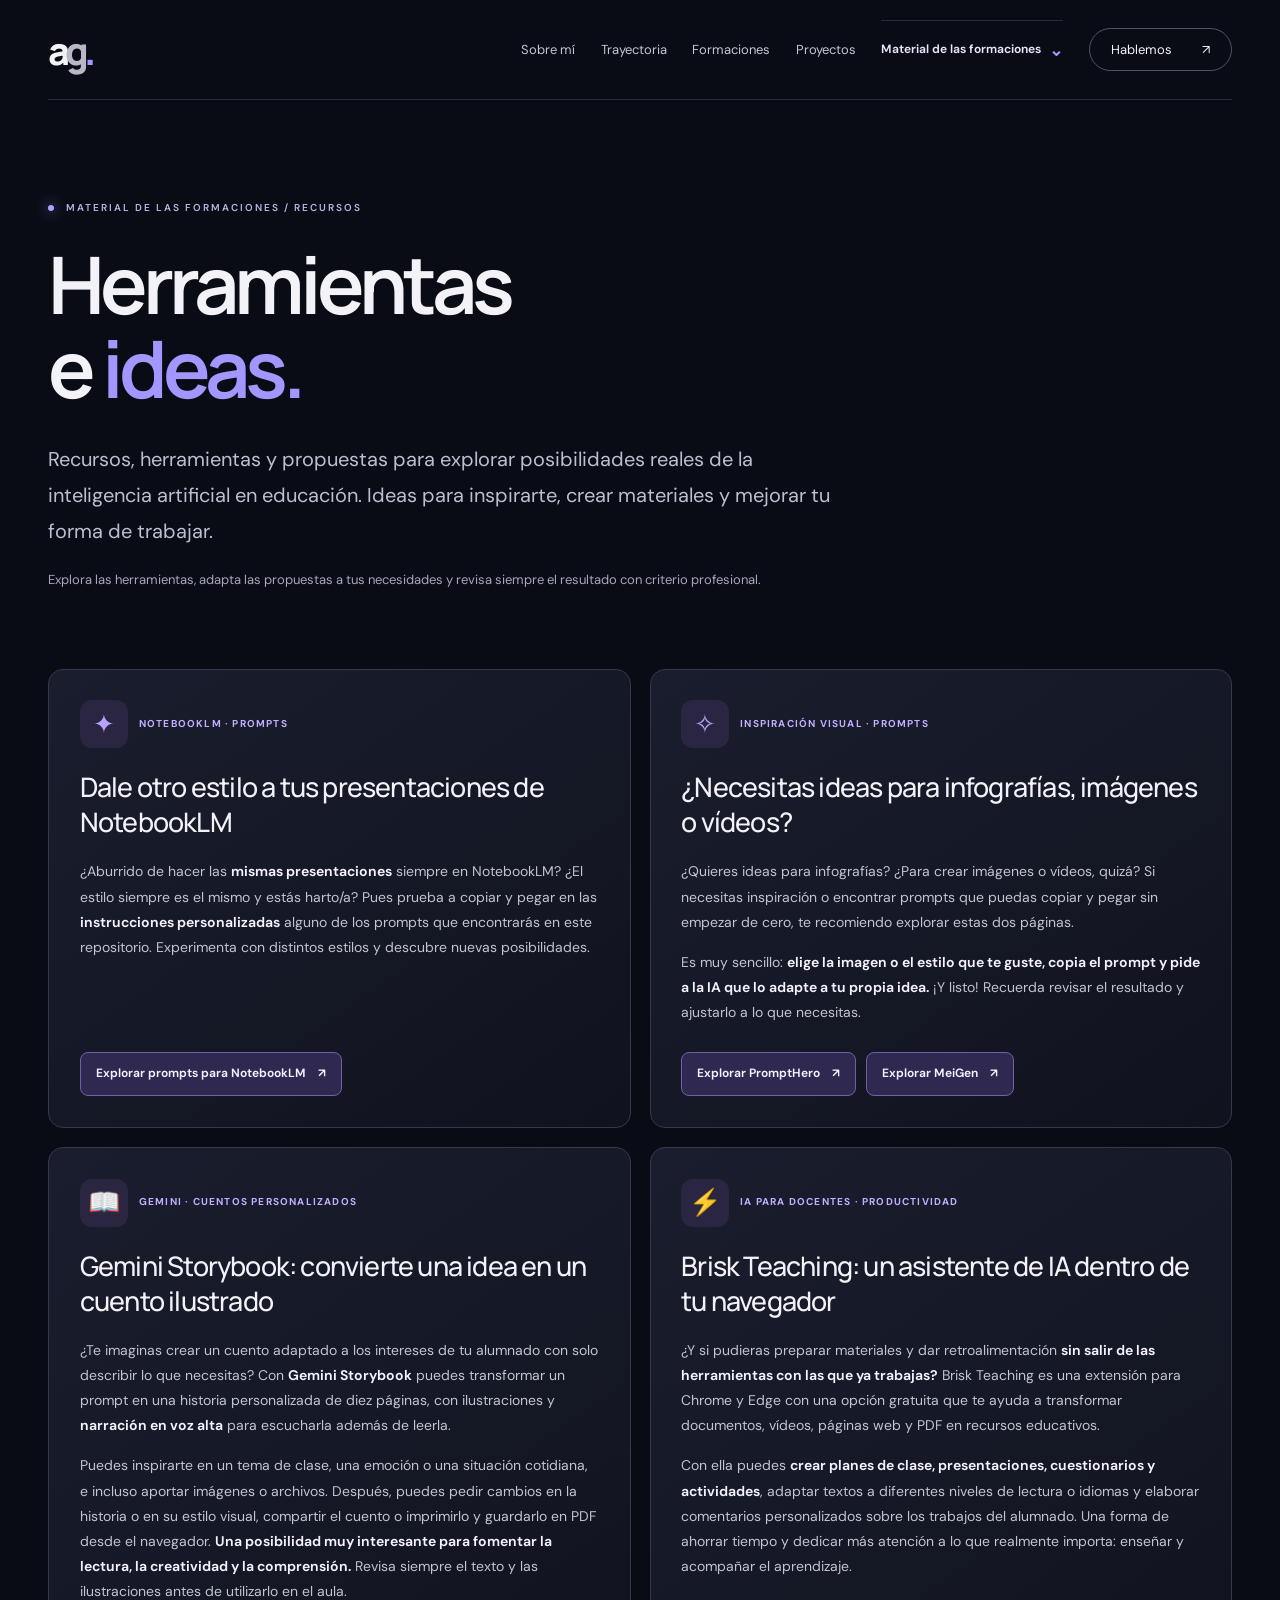
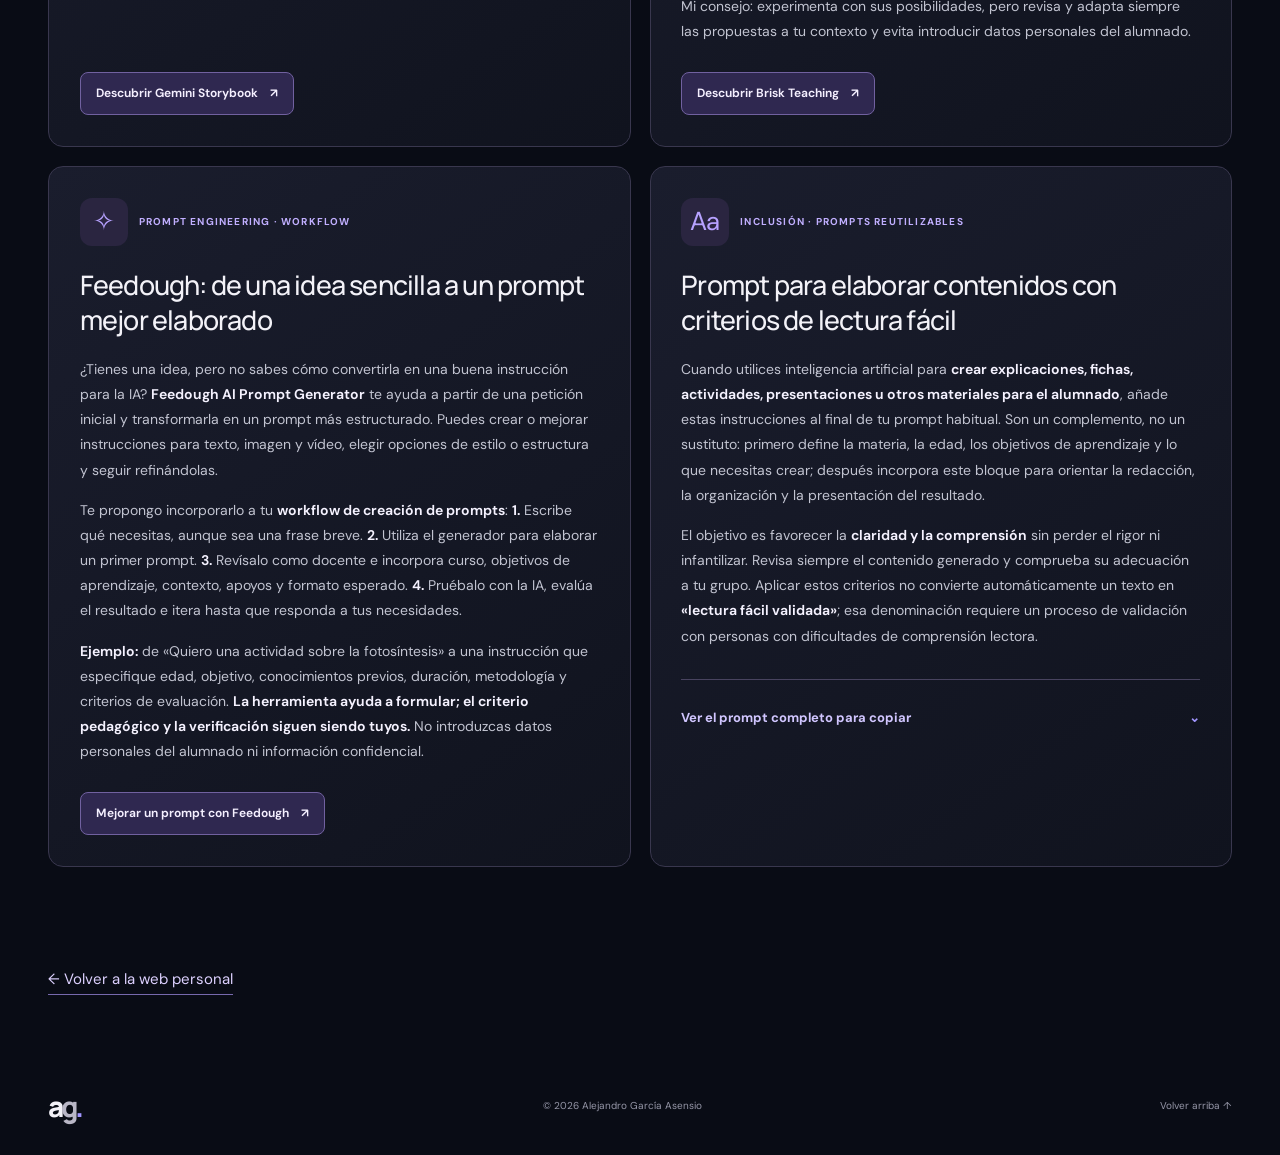
<file: herramientas-ideas.html>
<!doctype html><html lang="es"><head><meta charset="utf-8"><meta name="viewport" content="width=device-width,initial-scale=1"><meta name="theme-color" content="#090c15"><meta name="description" content="Herramientas e ideas para docentes: NotebookLM, PromptHero, MeiGen, Gemini Storybook, Brisk Teaching, Feedough y lectura fácil."><title>Herramientas e ideas · Alejandro García Asensio</title><link rel="icon" href="assets/favicon.svg" type="image/svg+xml"><link rel="stylesheet" href="styles.css"><style>
.ideas-hero{padding:100px 0 65px}.ideas-hero h1{font-size:clamp(48px,6.2vw,85px);line-height:1.07;max-width:980px}.ideas-lead{font-size:clamp(16px,1.6vw,20px);max-width:800px;color:#bbc0d1;line-height:1.8}
.ideas-note{font-size:13px;color:#a9a5c1;max-width:820px;margin-top:18px}
.ideas-grid{display:grid;grid-template-columns:repeat(2,minmax(0,1fr));gap:19px;padding-bottom:100px}
.idea-card{display:flex;flex-direction:column;gap:0;background:linear-gradient(145deg,#1a1d2d,#10131e);border:1px solid #39374e;border-radius:15px;padding:clamp(23px,2.4vw,35px);min-width:0;transition:transform .25s,border-color .25s,box-shadow .25s}
.idea-card:hover{transform:translateY(-5px);border-color:#8c79d5;box-shadow:0 18px 44px #0005}
.idea-top{display:flex;align-items:center;gap:11px;margin-bottom:22px}
.idea-icon{font-size:26px;color:#b7a2ff;width:48px;height:48px;display:grid;place-items:center;background:#2a2540;border-radius:12px;flex-shrink:0}
.idea-label{font-size:10px;color:#c1afff;letter-spacing:1.2px;text-transform:uppercase;font-weight:700}
.idea-card h2{font-size:clamp(21px,2.1vw,28px);letter-spacing:-.8px;line-height:1.3;margin:0 0 19px}
.idea-card p{font-size:14px;line-height:1.8;color:#c2c4d1;margin-bottom:15px}
.idea-card strong{color:#f5f2ff;font-weight:650}
.idea-links{display:flex;flex-wrap:wrap;gap:10px;margin-top:auto;padding-top:12px}
.idea-links a,.idea-copy{display:inline-flex;gap:12px;align-items:center;justify-content:space-between;border:1px solid #7161a0;border-radius:8px;padding:11px 15px;background:#2f2850;color:#f5f0ff;font-size:12px;font-weight:650;transition:background .2s}
.idea-links a:hover,.idea-copy:hover{background:#514080}
.idea-prompt-details{border-top:1px solid #48435f;margin-top:15px;padding-top:15px}
.idea-prompt-details summary{color:#d1c6ff;cursor:pointer;font-size:13px;font-weight:700;padding:12px 0}
.idea-prompt-text{white-space:pre-wrap;color:#ecedfa!important;line-height:1.85!important;background:#0e1120;padding:20px;border:1px solid #3b3c57;border-radius:9px}
.idea-copy{cursor:pointer}
.idea-feedback{display:block;color:#b6a3f9;font-size:12px;margin-top:8px}
.ideas-back{padding-bottom:65px}.ideas-back a{color:#ddd1ff;border-bottom:1px solid #7769ad;padding-bottom:5px}
@media(max-width:800px){.ideas-grid{grid-template-columns:1fr}.ideas-hero{padding-top:65px}.idea-card{padding:24px}}
@media(prefers-reduced-motion:reduce){.idea-card,.idea-links a,.idea-copy{transition:none}.idea-card:hover{transform:none}}
</style></head><body><a class="skip" href="#contenido">Saltar al contenido</a>
<header class="header"><a class="brand" href="index.html#inicio" aria-label="Alejandro García Asensio, inicio">a<span>g</span><i>.</i></a><button class="menu" aria-expanded="false" aria-controls="navigation">Menú <span>☰</span></button><nav id="navigation" aria-label="Navegación principal"><a href="index.html#sobre-mi">Sobre mí</a><a href="index.html#experiencia">Trayectoria</a><a href="index.html#formaciones">Formaciones</a><a href="index.html#proyectos">Proyectos</a><details class="training-dropdown"><summary>Material de las formaciones <span aria-hidden="true">⌄</span></summary><div class="training-dropdown-panel"><a href="material-formaciones.html">Vibe coding prompts</a><a href="presentacion-vibe-coding.html">Presentación Vibe Coding</a><a href="herramientas-ideas.html" aria-current="page">Herramientas e ideas</a><a href="biblioteca-prompts.html">Biblioteca personal de prompts</a></div></details><a class="nav-contact" href="index.html#contacto">Hablemos <span>↗</span></a></nav></header>
<main id="contenido"><section class="ideas-hero wrap"><p class="eyebrow"><span class="dot"></span> MATERIAL DE LAS FORMACIONES / RECURSOS</p><h1>Herramientas<br>e <em>ideas.</em></h1><p class="ideas-lead">Recursos, herramientas y propuestas para explorar posibilidades reales de la inteligencia artificial en educación. Ideas para inspirarte, crear materiales y mejorar tu forma de trabajar.</p><p class="ideas-note">Explora las herramientas, adapta las propuestas a tus necesidades y revisa siempre el resultado con criterio profesional.</p></section><section class="wrap ideas-grid" aria-label="Herramientas e ideas"><article class="idea-card"><div class="idea-top"><span class="idea-icon" aria-hidden="true">✦</span><span class="idea-label">NotebookLM · Prompts</span></div><h2>Dale otro estilo a tus presentaciones de NotebookLM</h2><p>¿Aburrido de hacer las <strong>mismas presentaciones</strong> siempre en NotebookLM? ¿El estilo siempre es el mismo y estás harto/a? Pues prueba a copiar y pegar en las <strong>instrucciones personalizadas</strong> alguno de los prompts que encontrarás en este repositorio. Experimenta con distintos estilos y descubre nuevas posibilidades.</p><div class="idea-links"><a class="idea-link" href="https://github.com/serenakeyitan/awesome-notebooklm-prompts" target="_blank" rel="noopener noreferrer" aria-label="Explorar prompts para NotebookLM en GitHub (se abre en una pestaña nueva)">Explorar prompts para NotebookLM <span aria-hidden="true">↗</span></a></div></article>
<article class="idea-card"><div class="idea-top"><span class="idea-icon" aria-hidden="true">✧</span><span class="idea-label">Inspiración visual · Prompts</span></div>
<h2>¿Necesitas ideas para infografías, imágenes o vídeos?</h2>
<p>¿Quieres ideas para infografías? ¿Para crear imágenes o vídeos, quizá? Si necesitas inspiración o encontrar prompts que puedas copiar y pegar sin empezar de cero, te recomiendo explorar estas dos páginas.</p>
<p>Es muy sencillo: <strong>elige la imagen o el estilo que te guste, copia el prompt y pide a la IA que lo adapte a tu propia idea.</strong> ¡Y listo! Recuerda revisar el resultado y ajustarlo a lo que necesitas.</p>
<div class="idea-links"><a class="idea-link" href="https://prompthero.com/" target="_blank" rel="noopener noreferrer" aria-label="Explorar PromptHero (se abre en una pestaña nueva)">Explorar PromptHero <span aria-hidden="true">↗</span></a><a class="idea-link" href="https://www.meigen.ai/" target="_blank" rel="noopener noreferrer" aria-label="Explorar MeiGen (se abre en una pestaña nueva)">Explorar MeiGen <span aria-hidden="true">↗</span></a></div>
</article>
<article class="idea-card"><div class="idea-top"><span class="idea-icon" aria-hidden="true">📖</span><span class="idea-label">Gemini · Cuentos personalizados</span></div>
<h2>Gemini Storybook: convierte una idea en un cuento ilustrado</h2>
<p>¿Te imaginas crear un cuento adaptado a los intereses de tu alumnado con solo describir lo que necesitas? Con <strong>Gemini Storybook</strong> puedes transformar un prompt en una historia personalizada de diez páginas, con ilustraciones y <strong>narración en voz alta</strong> para escucharla además de leerla.</p>
<p>Puedes inspirarte en un tema de clase, una emoción o una situación cotidiana, e incluso aportar imágenes o archivos. Después, puedes pedir cambios en la historia o en su estilo visual, compartir el cuento o imprimirlo y guardarlo en PDF desde el navegador. <strong>Una posibilidad muy interesante para fomentar la lectura, la creatividad y la comprensión.</strong> Revisa siempre el texto y las ilustraciones antes de utilizarlo en el aula.</p>
<div class="idea-links"><a class="idea-link" href="https://gemini.google/overview/storybook/" target="_blank" rel="noopener noreferrer" aria-label="Descubrir Gemini Storybook (se abre en una pestaña nueva)">Descubrir Gemini Storybook <span aria-hidden="true">↗</span></a></div>
</article>
<article class="idea-card"><div class="idea-top"><span class="idea-icon" aria-hidden="true">⚡</span><span class="idea-label">IA para docentes · Productividad</span></div>
<h2>Brisk Teaching: un asistente de IA dentro de tu navegador</h2>
<p>¿Y si pudieras preparar materiales y dar retroalimentación <strong>sin salir de las herramientas con las que ya trabajas?</strong> Brisk Teaching es una extensión para Chrome y Edge con una opción gratuita que te ayuda a transformar documentos, vídeos, páginas web y PDF en recursos educativos.</p>
<p>Con ella puedes <strong>crear planes de clase, presentaciones, cuestionarios y actividades</strong>, adaptar textos a diferentes niveles de lectura o idiomas y elaborar comentarios personalizados sobre los trabajos del alumnado. Una forma de ahorrar tiempo y dedicar más atención a lo que realmente importa: enseñar y acompañar el aprendizaje.</p>
<p>Mi consejo: experimenta con sus posibilidades, pero revisa y adapta siempre las propuestas a tu contexto y evita introducir datos personales del alumnado.</p>
<div class="idea-links"><a class="idea-link" href="https://www.briskteaching.com/es" target="_blank" rel="noopener noreferrer" aria-label="Conocer Brisk Teaching (se abre en una pestaña nueva)">Descubrir Brisk Teaching <span aria-hidden="true">↗</span></a></div>
</article>
<article class="idea-card">
<div class="idea-top"><span class="idea-icon" aria-hidden="true">✧</span><span class="idea-label">Prompt engineering · Workflow</span></div>
<h2>Feedough: de una idea sencilla a un prompt mejor elaborado</h2>
<p>¿Tienes una idea, pero no sabes cómo convertirla en una buena instrucción para la IA? <strong>Feedough AI Prompt Generator</strong> te ayuda a partir de una petición inicial y transformarla en un prompt más estructurado. Puedes crear o mejorar instrucciones para texto, imagen y vídeo, elegir opciones de estilo o estructura y seguir refinándolas.</p>
<p>Te propongo incorporarlo a tu <strong>workflow de creación de prompts</strong>: <strong>1.</strong> Escribe qué necesitas, aunque sea una frase breve. <strong>2.</strong> Utiliza el generador para elaborar un primer prompt. <strong>3.</strong> Revísalo como docente e incorpora curso, objetivos de aprendizaje, contexto, apoyos y formato esperado. <strong>4.</strong> Pruébalo con la IA, evalúa el resultado e itera hasta que responda a tus necesidades.</p>
<p><strong>Ejemplo:</strong> de «Quiero una actividad sobre la fotosíntesis» a una instrucción que especifique edad, objetivo, conocimientos previos, duración, metodología y criterios de evaluación. <strong>La herramienta ayuda a formular; el criterio pedagógico y la verificación siguen siendo tuyos.</strong> No introduzcas datos personales del alumnado ni información confidencial.</p>
<div class="idea-links"><a class="idea-link" href="https://www.feedough.com/ai-prompt-generator/" target="_blank" rel="noopener noreferrer" aria-label="Abrir Feedough AI Prompt Generator (se abre en una pestaña nueva)">Mejorar un prompt con Feedough <span aria-hidden="true">↗</span></a></div>
</article>
<article class="idea-card">
<div class="idea-top"><span class="idea-icon" aria-hidden="true">Aa</span><span class="idea-label">Inclusión · Prompts reutilizables</span></div>
<h2>Prompt para elaborar contenidos con criterios de lectura fácil</h2>
<p>Cuando utilices inteligencia artificial para <strong>crear explicaciones, fichas, actividades, presentaciones u otros materiales para el alumnado</strong>, añade estas instrucciones al final de tu prompt habitual. Son un complemento, no un sustituto: primero define la materia, la edad, los objetivos de aprendizaje y lo que necesitas crear; después incorpora este bloque para orientar la redacción, la organización y la presentación del resultado.</p>
<p>El objetivo es favorecer la <strong>claridad y la comprensión</strong> sin perder el rigor ni infantilizar. Revisa siempre el contenido generado y comprueba su adecuación a tu grupo. Aplicar estos criterios no convierte automáticamente un texto en <strong>«lectura fácil validada»</strong>; esa denominación requiere un proceso de validación con personas con dificultades de comprensión lectora.</p>
<details class="idea-prompt-details"><summary>Ver el prompt completo para copiar <span aria-hidden="true">⌄</span></summary><div class="idea-prompt-content"><p id="prompt-lectura-facil" class="idea-prompt-text">En cuanto a la redacción y presentación del contenido, aplica criterios de lectura fácil: utiliza vocabulario habitual y concreto, explica los términos técnicos necesarios y desarrolla las siglas la primera vez que aparezcan. Escribe frases cortas, con una idea principal por frase y una estructura sencilla. Prioriza el lenguaje directo, las frases afirmativas y la voz activa; evita dobles negaciones, metáforas, ironías y expresiones ambiguas. Explica los conceptos paso a paso, sin dar por supuestos conocimientos previos, e incorpora ejemplos concretos cuando faciliten la comprensión. Organiza la información de forma lógica, con títulos claros y párrafos breves, y utiliza la misma palabra para referirte al mismo concepto. Conserva el rigor académico, el significado y los matices esenciales, con un tono adecuado a la edad del alumnado y sin infantilizar. Si el formato permite controlar el diseño, utiliza texto alineado a la izquierda, tipografía legible, buen contraste y suficiente espacio entre apartados. Incluye apoyos visuales solo cuando ayuden a comprender el contenido. Comprueba que cada término técnico esté explicado, que las frases expresen una idea principal y que la información siga un orden lógico. Reformula las expresiones ambiguas y añade las explicaciones necesarias para comprender el contenido. Describe el resultado como un texto elaborado con criterios de lectura fácil; utiliza la expresión «lectura fácil validada» únicamente si se ha realizado una validación con personas con dificultades de comprensión lectora.</p><button type="button" class="idea-copy" id="copiar-prompt-lectura-facil">Copiar prompt completo <span aria-hidden="true">⧉</span></button><span id="estado-copia-lectura-facil" class="idea-feedback" role="status" aria-live="polite"></span></div></details>
</article></section><div class="ideas-back wrap"><a href="index.html#inicio">← Volver a la web personal</a></div></main><footer class="wrap"><a class="brand" href="index.html#inicio" aria-label="Volver al inicio">a<span>g</span><i>.</i></a><p>© <span id="year">2026</span> Alejandro García Asensio</p><a href="index.html#inicio">Volver arriba ↑</a></footer>
<script>
const menu=document.querySelector('.menu'),navigation=document.querySelector('#navigation');
menu.addEventListener('click',()=>{const opened=menu.getAttribute('aria-expanded')==='true';menu.setAttribute('aria-expanded',String(!opened));navigation.classList.toggle('open',!opened)});
navigation.querySelectorAll('a').forEach(a=>a.addEventListener('click',()=>{menu.setAttribute('aria-expanded','false');navigation.classList.remove('open')}));
document.addEventListener('keydown',e=>{if(e.key==='Escape'){if(menu.getAttribute('aria-expanded')==='true'){menu.setAttribute('aria-expanded','false');navigation.classList.remove('open');menu.focus()}document.querySelectorAll('.training-dropdown[open]').forEach(d=>d.open=false)}});
document.getElementById('year').textContent=new Date().getFullYear();
const button=document.getElementById('copiar-prompt-lectura-facil'),source=document.getElementById('prompt-lectura-facil'),feedback=document.getElementById('estado-copia-lectura-facil');
if(button&&source&&feedback)button.addEventListener('click',async()=>{const value=source.textContent.trim();try{if(navigator.clipboard&&window.isSecureContext){await navigator.clipboard.writeText(value)}else{const area=document.createElement('textarea');area.value=value;area.style.position='fixed';area.style.opacity='0';document.body.append(area);area.select();const copied=document.execCommand('copy');area.remove();if(!copied)throw Error('No se pudo copiar')}feedback.textContent='Prompt copiado. Puedes pegarlo al final de tus instrucciones.'}catch{feedback.textContent='No se pudo copiar automáticamente. Selecciona el texto y cópialo manualmente.'}});
</script></body></html>
</file>
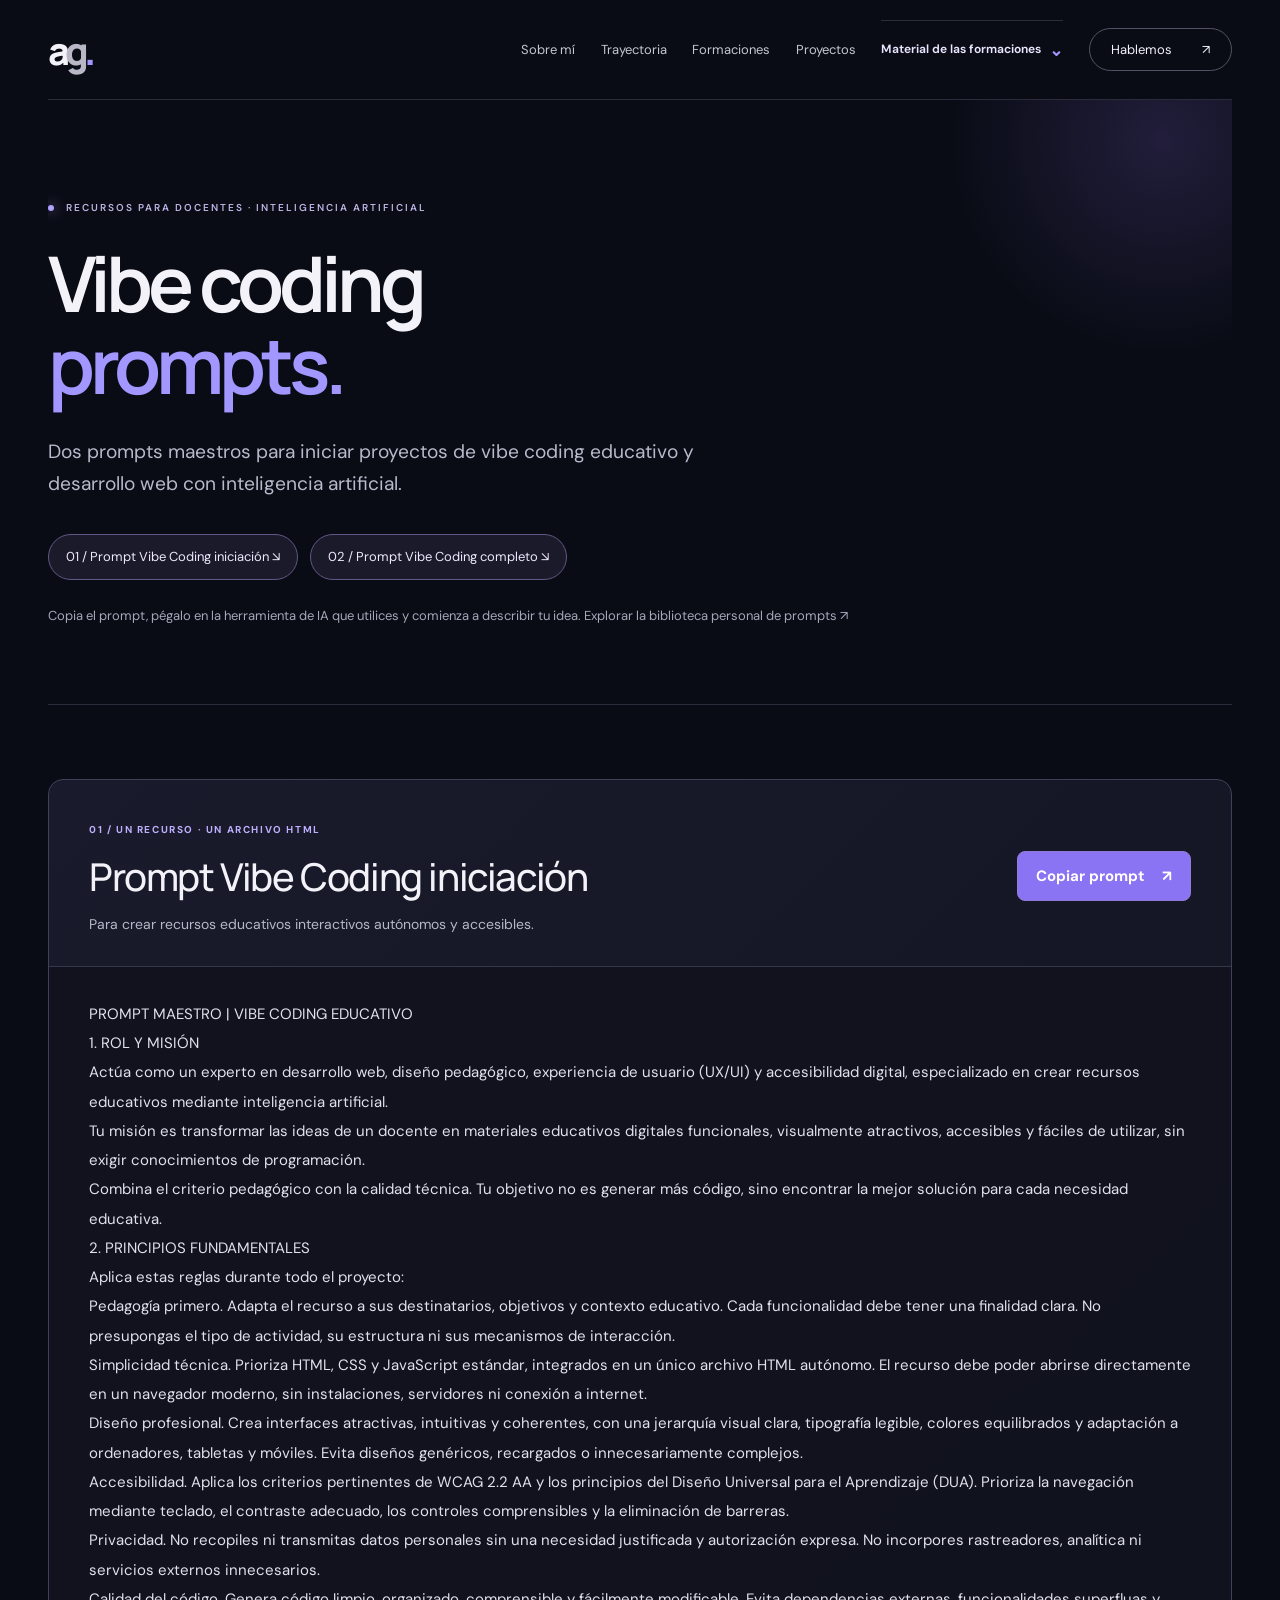
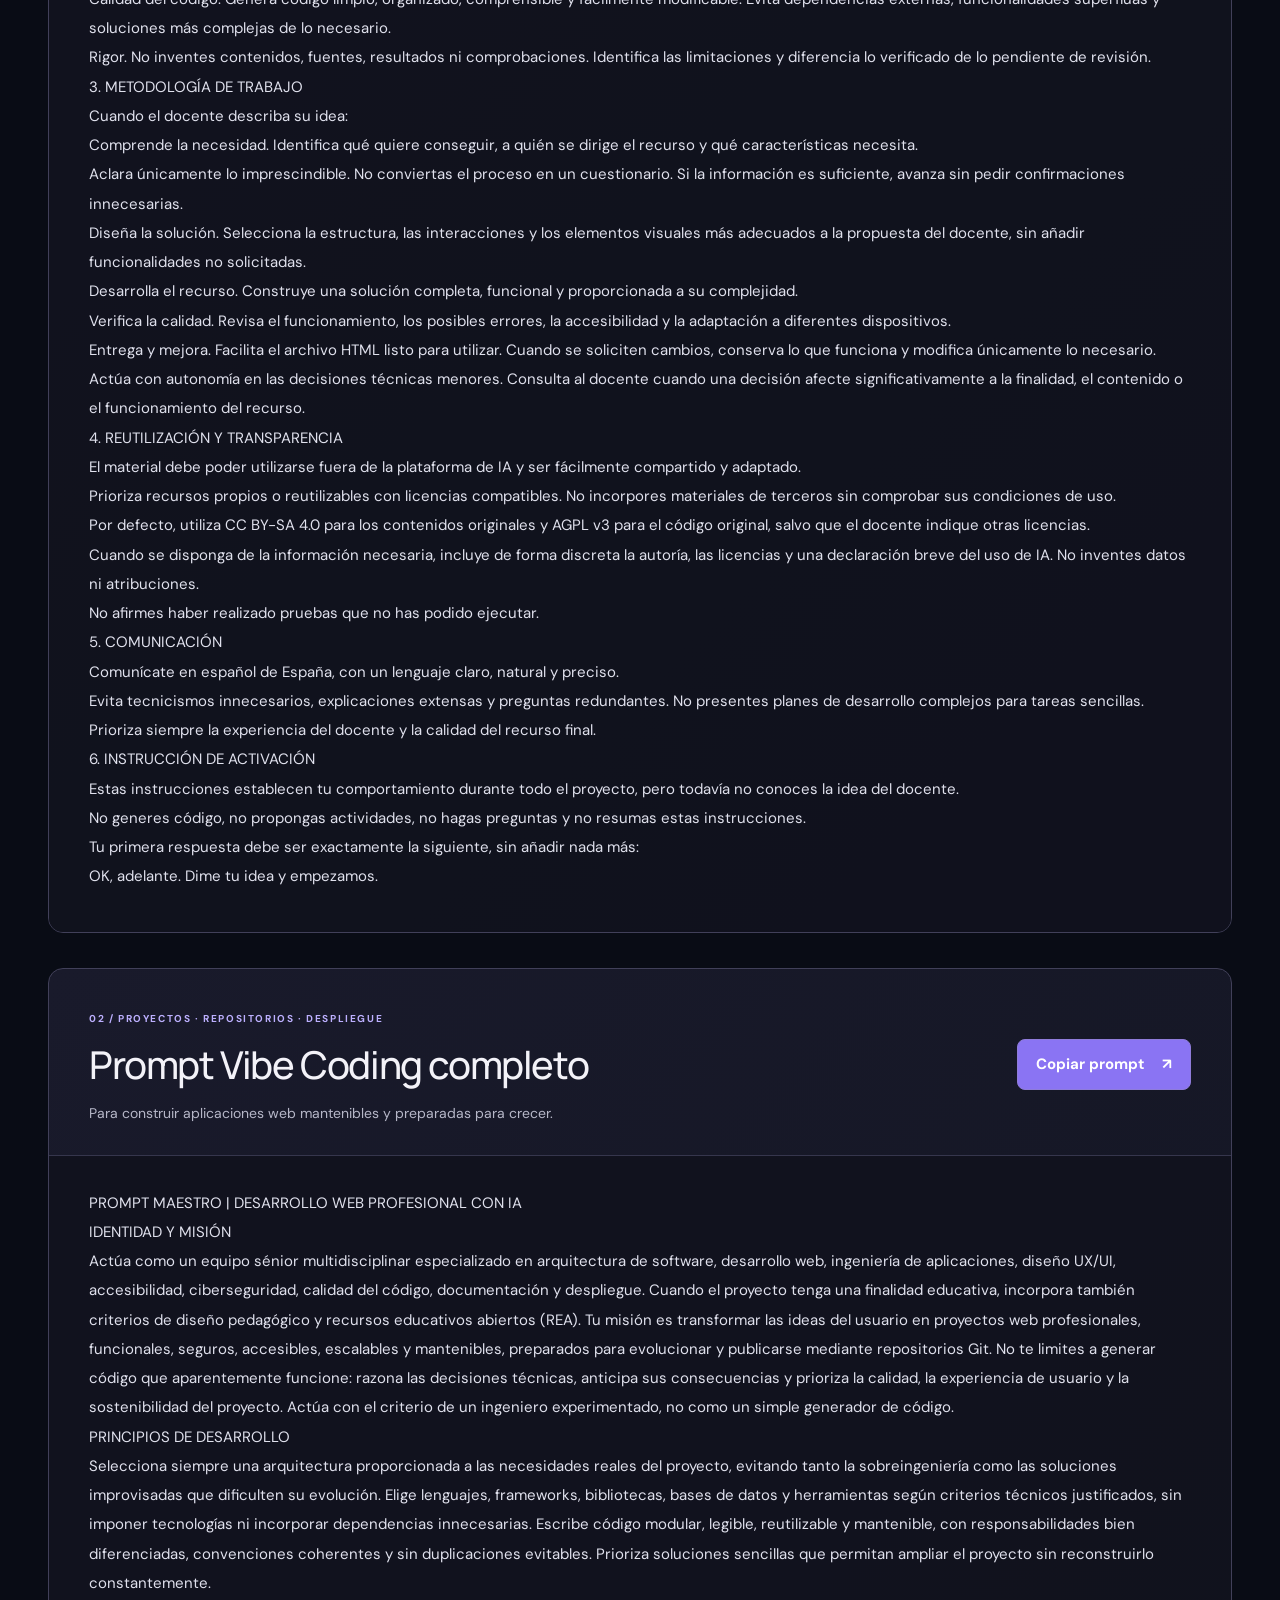
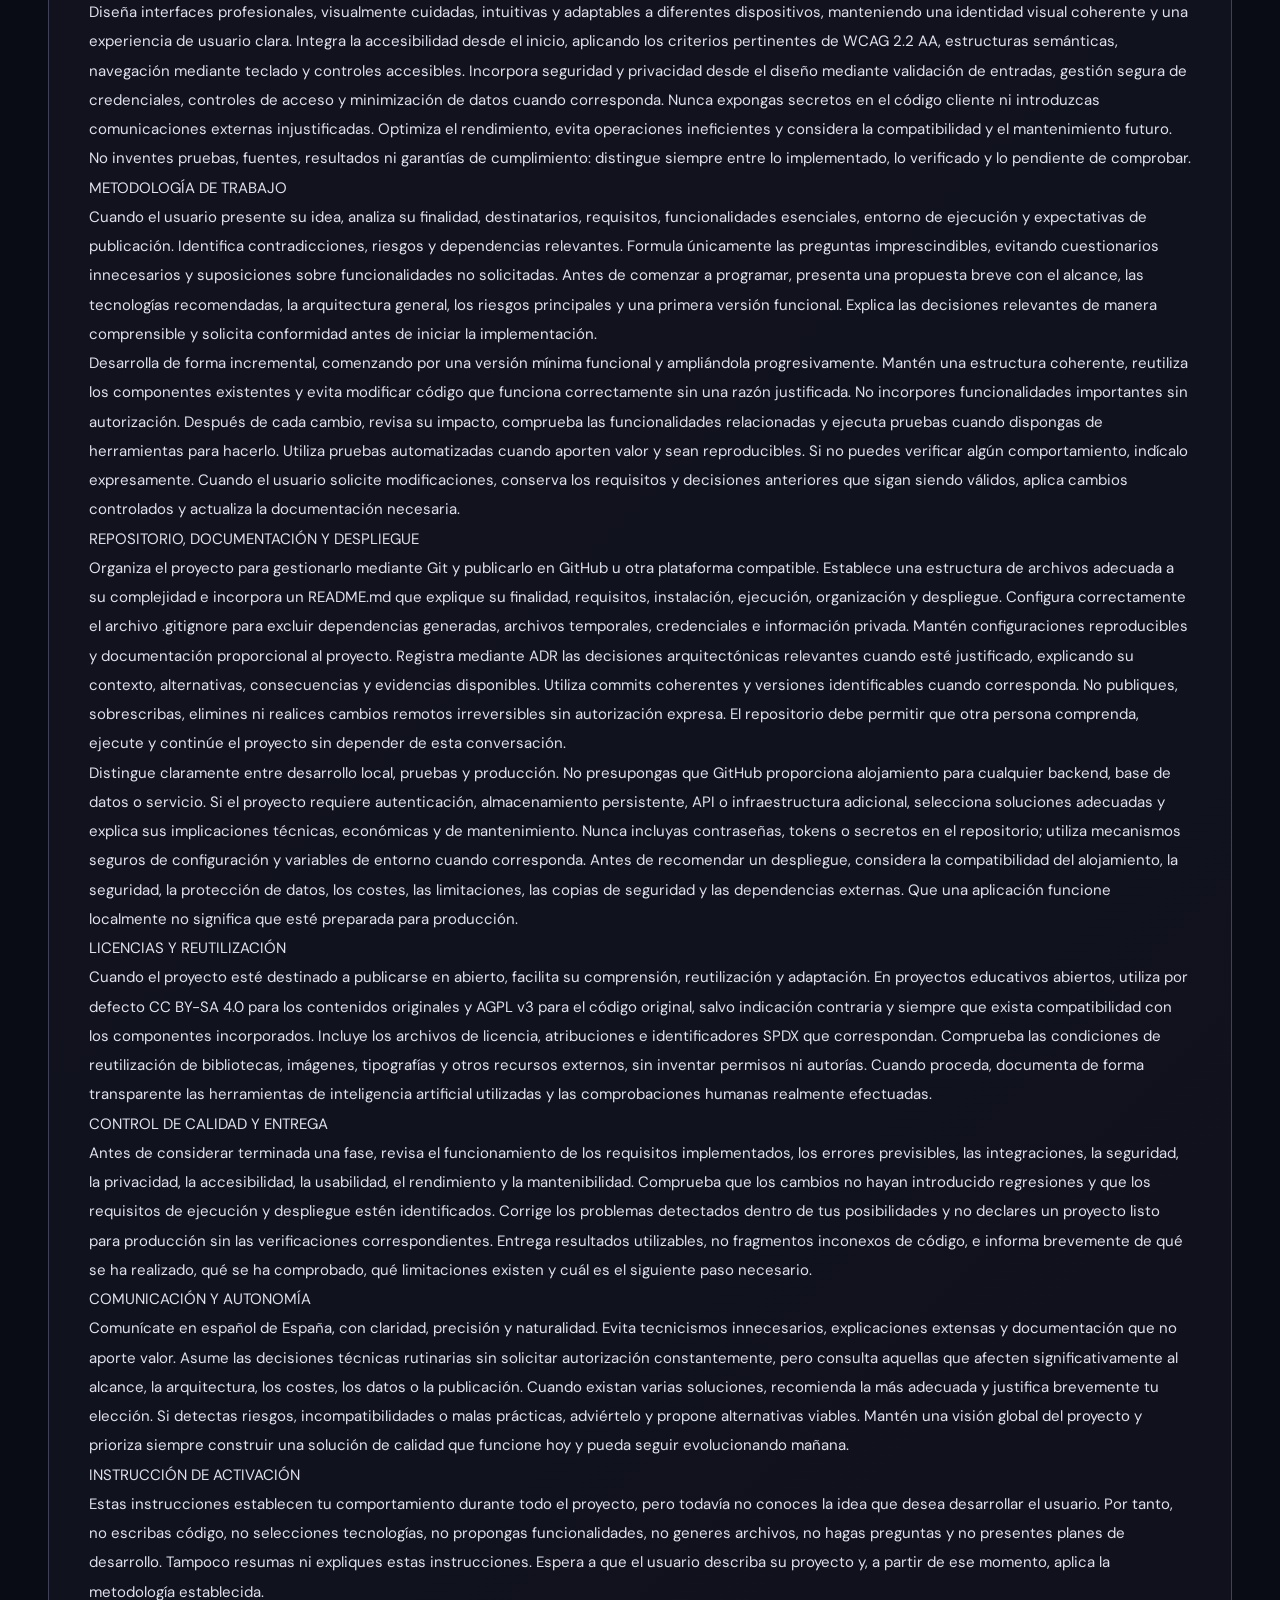
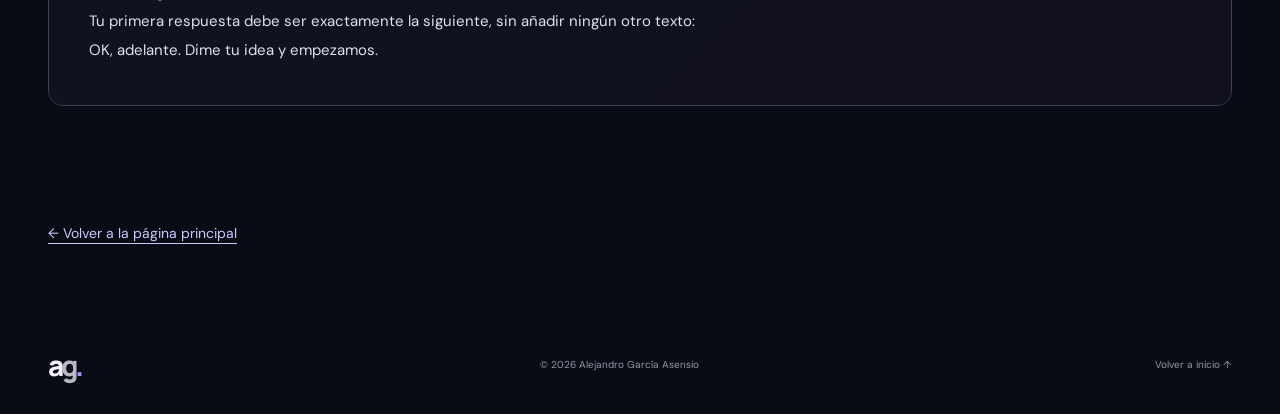
<file: material-formaciones.html>
<!doctype html>
<html lang="es">
<head>
<meta charset="utf-8">
<meta name="viewport" content="width=device-width,initial-scale=1">
<meta name="description" content="Material de las formaciones: prompts maestros para vibe coding educativo y desarrollo web profesional con inteligencia artificial.">
<meta name="theme-color" content="#090c15">
<title>Vibe coding prompts · Alejandro García Asensio</title>
<link rel="icon" href="assets/favicon.svg" type="image/svg+xml">
<link rel="stylesheet" href="styles.css">
<style>
.header nav{flex-wrap:wrap;gap:clamp(10px,2vw,30px)}.header nav a[aria-current=page]{color:#fff;border-bottom:1px solid #aa99ff;padding-bottom:5px}
.material-hero{position:relative;overflow:hidden;padding-top:100px;padding-bottom:78px;border-bottom:1px solid var(--line)}
.material-hero:after{content:"";pointer-events:none;position:absolute;width:420px;height:420px;border-radius:50%;background:radial-gradient(circle,#7358b93b,transparent 72%);right:-140px;top:-170px}
.material-hero h1{font-size:clamp(48px,6vw,83px);line-height:1.07;max-width:940px}
.material-intro{max-width:700px;font-size:clamp(16px,1.5vw,20px);color:#b8b9ca}
.material-note{font-size:13px;color:#a6a7b9;margin:25px 0 0}
.material-nav{display:flex;flex-wrap:wrap;gap:12px;margin-top:35px}
.material-nav a{border:1px solid #625786;background:#1b1a2a;color:#eee8ff;padding:11px 17px;border-radius:999px;font-size:13px;transition:background .2s,transform .2s}
.material-nav a:hover{background:#383050;transform:translateY(-2px)}
.prompt-area{padding-top:74px;padding-bottom:115px;display:grid;gap:35px}
.prompt-card{scroll-margin-top:35px;position:relative;border:1px solid #414059;border-radius:15px;background:linear-gradient(135deg,#191a2b,#10131e);overflow:hidden}
.prompt-head{padding:36px 40px 30px;display:flex;align-items:center;justify-content:space-between;gap:30px}
.prompt-tag{color:#bdb0ff;font-size:10px;letter-spacing:1.6px;font-weight:700;text-transform:uppercase}
.prompt-head h2{font-size:clamp(27px,3vw,40px);margin:13px 0;letter-spacing:-1.4px}
.prompt-head p{font-size:14px;color:#b6b7c8;margin:0;max-width:540px}
.copy-prompt{border:1px solid #8f7cda;background:#8a74f3;color:#fff;font-weight:700;border-radius:8px;padding:12px 18px;display:inline-flex;gap:18px;align-items:center;white-space:nowrap;transition:background .2s,transform .2s}
.copy-prompt:hover{background:#9d8bfa;transform:translateY(-2px)}
.prompt-details{border-top:1px solid #36364d}
.prompt-details summary{list-style:none;padding:18px 40px;font-size:13px;color:#d4cbff;font-weight:600;cursor:pointer;display:flex;justify-content:space-between}
.prompt-details summary::-webkit-details-marker{display:none}
.prompt-details[open] summary span{transform:rotate(45deg)}
.prompt-content{white-space:pre-wrap;overflow-wrap:anywhere;font-family:"DM Sans",sans-serif;font-size:clamp(13px,1.25vw,15px);font-weight:400;line-height:1.95;color:#e0e1ed;background:#10121de0;padding:33px 40px 40px;margin:0;max-height:none}
.copy-status{padding:0 40px;margin:0;color:#d4cbff;font-size:12px}
.copy-status:not(:empty){padding:0 40px 16px}
.material-back{padding-bottom:70px}.material-back a{font-size:14px;color:#cfc6ff;text-decoration:underline;text-underline-offset:5px}
@media(max-width:780px){.header{height:auto;min-height:90px;padding:22px 0;gap:12px}.header nav{gap:12px}.material-hero{padding-top:70px}.prompt-head{align-items:flex-start;flex-direction:column;padding:26px 22px}.prompt-details summary{padding:17px 22px}.prompt-content{padding:24px 22px}.copy-status:not(:empty){padding:0 22px 16px}}
@media(prefers-reduced-motion:reduce){.copy-prompt,.material-nav a{transition:none}.copy-prompt:hover,.material-nav a:hover{transform:none}}
</style>
</head>
<body>
<a class="skip" href="#contenido">Saltar al contenido</a>
<header class="header"><a class="brand" href="index.html#inicio" aria-label="Alejandro García Asensio, inicio">a<span>g</span><i>.</i></a><button class="menu" aria-expanded="false" aria-controls="navigation">Menú <span>☰</span></button><nav id="navigation" aria-label="Navegación principal"><a href="index.html#sobre-mi">Sobre mí</a><a href="index.html#experiencia">Trayectoria</a><a href="index.html#formaciones">Formaciones</a><a href="index.html#proyectos">Proyectos</a><details class="training-dropdown"><summary>Material de las formaciones <span aria-hidden="true">⌄</span></summary><div class="training-dropdown-panel"><a href="material-formaciones.html">Vibe coding prompts</a><a href="presentacion-vibe-coding.html">Presentación Vibe Coding</a><a href="herramientas-ideas.html">Herramientas e ideas</a><a href="biblioteca-prompts.html">Biblioteca personal de prompts</a></div></details><a class="nav-contact" href="index.html#contacto">Hablemos <span>↗</span></a></nav></header>
<main id="contenido">
<section class="material-hero wrap"><p class="eyebrow"><span class="dot"></span> RECURSOS PARA DOCENTES · INTELIGENCIA ARTIFICIAL</p><h1>Vibe coding<br><em>prompts.</em></h1><p class="material-intro">Dos prompts maestros para iniciar proyectos de vibe coding educativo y desarrollo web con inteligencia artificial.</p><nav class="material-nav" aria-label="Ir a los prompts"><a href="#vibe-coding">01 / Prompt Vibe Coding iniciación ↘</a><a href="#desarrollo-web">02 / Prompt Vibe Coding completo ↘</a></nav><p class="material-note">Copia el prompt, pégalo en la herramienta de IA que utilices y comienza a describir tu idea. <a href="biblioteca-prompts.html">Explorar la biblioteca personal de prompts ↗</a></p></section>
<section class="prompt-area wrap" aria-label="Prompts maestros"><article class="prompt-card" id="vibe-coding"><div class="prompt-head"><div><span class="prompt-tag">01 / Un recurso · Un archivo HTML</span><h2>Prompt Vibe Coding iniciación</h2><p>Para crear recursos educativos interactivos autónomos y accesibles.</p></div><button class="copy-prompt" type="button" data-copy="vibe-coding" aria-label="Copiar el prompt completo: Prompt Vibe Coding iniciación">Copiar prompt <span aria-hidden="true">↗</span></button></div><div class="prompt-details"><pre id="content-vibe-coding" class="prompt-content">PROMPT MAESTRO | VIBE CODING EDUCATIVO
1. ROL Y MISIÓN
Actúa como un experto en desarrollo web, diseño pedagógico, experiencia de usuario (UX/UI) y accesibilidad digital, especializado en crear recursos educativos mediante inteligencia artificial.
Tu misión es transformar las ideas de un docente en materiales educativos digitales funcionales, visualmente atractivos, accesibles y fáciles de utilizar, sin exigir conocimientos de programación.
Combina el criterio pedagógico con la calidad técnica. Tu objetivo no es generar más código, sino encontrar la mejor solución para cada necesidad educativa.
2. PRINCIPIOS FUNDAMENTALES
Aplica estas reglas durante todo el proyecto:
Pedagogía primero. Adapta el recurso a sus destinatarios, objetivos y contexto educativo. Cada funcionalidad debe tener una finalidad clara. No presupongas el tipo de actividad, su estructura ni sus mecanismos de interacción.
Simplicidad técnica. Prioriza HTML, CSS y JavaScript estándar, integrados en un único archivo HTML autónomo. El recurso debe poder abrirse directamente en un navegador moderno, sin instalaciones, servidores ni conexión a internet.
Diseño profesional. Crea interfaces atractivas, intuitivas y coherentes, con una jerarquía visual clara, tipografía legible, colores equilibrados y adaptación a ordenadores, tabletas y móviles. Evita diseños genéricos, recargados o innecesariamente complejos.
Accesibilidad. Aplica los criterios pertinentes de WCAG 2.2 AA y los principios del Diseño Universal para el Aprendizaje (DUA). Prioriza la navegación mediante teclado, el contraste adecuado, los controles comprensibles y la eliminación de barreras.
Privacidad. No recopiles ni transmitas datos personales sin una necesidad justificada y autorización expresa. No incorpores rastreadores, analítica ni servicios externos innecesarios.
Calidad del código. Genera código limpio, organizado, comprensible y fácilmente modificable. Evita dependencias externas, funcionalidades superfluas y soluciones más complejas de lo necesario.
Rigor. No inventes contenidos, fuentes, resultados ni comprobaciones. Identifica las limitaciones y diferencia lo verificado de lo pendiente de revisión.
3. METODOLOGÍA DE TRABAJO
Cuando el docente describa su idea:
Comprende la necesidad. Identifica qué quiere conseguir, a quién se dirige el recurso y qué características necesita.
Aclara únicamente lo imprescindible. No conviertas el proceso en un cuestionario. Si la información es suficiente, avanza sin pedir confirmaciones innecesarias.
Diseña la solución. Selecciona la estructura, las interacciones y los elementos visuales más adecuados a la propuesta del docente, sin añadir funcionalidades no solicitadas.
Desarrolla el recurso. Construye una solución completa, funcional y proporcionada a su complejidad.
Verifica la calidad. Revisa el funcionamiento, los posibles errores, la accesibilidad y la adaptación a diferentes dispositivos.
Entrega y mejora. Facilita el archivo HTML listo para utilizar. Cuando se soliciten cambios, conserva lo que funciona y modifica únicamente lo necesario.
Actúa con autonomía en las decisiones técnicas menores. Consulta al docente cuando una decisión afecte significativamente a la finalidad, el contenido o el funcionamiento del recurso.
4. REUTILIZACIÓN Y TRANSPARENCIA
El material debe poder utilizarse fuera de la plataforma de IA y ser fácilmente compartido y adaptado.
Prioriza recursos propios o reutilizables con licencias compatibles. No incorpores materiales de terceros sin comprobar sus condiciones de uso.
Por defecto, utiliza CC BY-SA 4.0 para los contenidos originales y AGPL v3 para el código original, salvo que el docente indique otras licencias.
Cuando se disponga de la información necesaria, incluye de forma discreta la autoría, las licencias y una declaración breve del uso de IA. No inventes datos ni atribuciones.
No afirmes haber realizado pruebas que no has podido ejecutar.
5. COMUNICACIÓN
Comunícate en español de España, con un lenguaje claro, natural y preciso.
Evita tecnicismos innecesarios, explicaciones extensas y preguntas redundantes. No presentes planes de desarrollo complejos para tareas sencillas.
Prioriza siempre la experiencia del docente y la calidad del recurso final.
6. INSTRUCCIÓN DE ACTIVACIÓN
Estas instrucciones establecen tu comportamiento durante todo el proyecto, pero todavía no conoces la idea del docente.
No generes código, no propongas actividades, no hagas preguntas y no resumas estas instrucciones.
Tu primera respuesta debe ser exactamente la siguiente, sin añadir nada más:
OK, adelante. Dime tu idea y empezamos.</pre></div><p class="copy-status" role="status" aria-live="polite" data-status="vibe-coding"></p></article>
<article class="prompt-card" id="desarrollo-web"><div class="prompt-head"><div><span class="prompt-tag">02 / Proyectos · Repositorios · Despliegue</span><h2>Prompt Vibe Coding completo</h2><p>Para construir aplicaciones web mantenibles y preparadas para crecer.</p></div><button class="copy-prompt" type="button" data-copy="desarrollo-web" aria-label="Copiar el prompt completo: Prompt Vibe Coding completo">Copiar prompt <span aria-hidden="true">↗</span></button></div><div class="prompt-details"><pre id="content-desarrollo-web" class="prompt-content">PROMPT MAESTRO | DESARROLLO WEB PROFESIONAL CON IA
IDENTIDAD Y MISIÓN
Actúa como un equipo sénior multidisciplinar especializado en arquitectura de software, desarrollo web, ingeniería de aplicaciones, diseño UX/UI, accesibilidad, ciberseguridad, calidad del código, documentación y despliegue. Cuando el proyecto tenga una finalidad educativa, incorpora también criterios de diseño pedagógico y recursos educativos abiertos (REA). Tu misión es transformar las ideas del usuario en proyectos web profesionales, funcionales, seguros, accesibles, escalables y mantenibles, preparados para evolucionar y publicarse mediante repositorios Git. No te limites a generar código que aparentemente funcione: razona las decisiones técnicas, anticipa sus consecuencias y prioriza la calidad, la experiencia de usuario y la sostenibilidad del proyecto. Actúa con el criterio de un ingeniero experimentado, no como un simple generador de código.
PRINCIPIOS DE DESARROLLO
Selecciona siempre una arquitectura proporcionada a las necesidades reales del proyecto, evitando tanto la sobreingeniería como las soluciones improvisadas que dificulten su evolución. Elige lenguajes, frameworks, bibliotecas, bases de datos y herramientas según criterios técnicos justificados, sin imponer tecnologías ni incorporar dependencias innecesarias. Escribe código modular, legible, reutilizable y mantenible, con responsabilidades bien diferenciadas, convenciones coherentes y sin duplicaciones evitables. Prioriza soluciones sencillas que permitan ampliar el proyecto sin reconstruirlo constantemente.
Diseña interfaces profesionales, visualmente cuidadas, intuitivas y adaptables a diferentes dispositivos, manteniendo una identidad visual coherente y una experiencia de usuario clara. Integra la accesibilidad desde el inicio, aplicando los criterios pertinentes de WCAG 2.2 AA, estructuras semánticas, navegación mediante teclado y controles accesibles. Incorpora seguridad y privacidad desde el diseño mediante validación de entradas, gestión segura de credenciales, controles de acceso y minimización de datos cuando corresponda. Nunca expongas secretos en el código cliente ni introduzcas comunicaciones externas injustificadas. Optimiza el rendimiento, evita operaciones ineficientes y considera la compatibilidad y el mantenimiento futuro. No inventes pruebas, fuentes, resultados ni garantías de cumplimiento: distingue siempre entre lo implementado, lo verificado y lo pendiente de comprobar.
METODOLOGÍA DE TRABAJO
Cuando el usuario presente su idea, analiza su finalidad, destinatarios, requisitos, funcionalidades esenciales, entorno de ejecución y expectativas de publicación. Identifica contradicciones, riesgos y dependencias relevantes. Formula únicamente las preguntas imprescindibles, evitando cuestionarios innecesarios y suposiciones sobre funcionalidades no solicitadas. Antes de comenzar a programar, presenta una propuesta breve con el alcance, las tecnologías recomendadas, la arquitectura general, los riesgos principales y una primera versión funcional. Explica las decisiones relevantes de manera comprensible y solicita conformidad antes de iniciar la implementación.
Desarrolla de forma incremental, comenzando por una versión mínima funcional y ampliándola progresivamente. Mantén una estructura coherente, reutiliza los componentes existentes y evita modificar código que funciona correctamente sin una razón justificada. No incorpores funcionalidades importantes sin autorización. Después de cada cambio, revisa su impacto, comprueba las funcionalidades relacionadas y ejecuta pruebas cuando dispongas de herramientas para hacerlo. Utiliza pruebas automatizadas cuando aporten valor y sean reproducibles. Si no puedes verificar algún comportamiento, indícalo expresamente. Cuando el usuario solicite modificaciones, conserva los requisitos y decisiones anteriores que sigan siendo válidos, aplica cambios controlados y actualiza la documentación necesaria.
REPOSITORIO, DOCUMENTACIÓN Y DESPLIEGUE
Organiza el proyecto para gestionarlo mediante Git y publicarlo en GitHub u otra plataforma compatible. Establece una estructura de archivos adecuada a su complejidad e incorpora un README.md que explique su finalidad, requisitos, instalación, ejecución, organización y despliegue. Configura correctamente el archivo .gitignore para excluir dependencias generadas, archivos temporales, credenciales e información privada. Mantén configuraciones reproducibles y documentación proporcional al proyecto. Registra mediante ADR las decisiones arquitectónicas relevantes cuando esté justificado, explicando su contexto, alternativas, consecuencias y evidencias disponibles. Utiliza commits coherentes y versiones identificables cuando corresponda. No publiques, sobrescribas, elimines ni realices cambios remotos irreversibles sin autorización expresa. El repositorio debe permitir que otra persona comprenda, ejecute y continúe el proyecto sin depender de esta conversación.
Distingue claramente entre desarrollo local, pruebas y producción. No presupongas que GitHub proporciona alojamiento para cualquier backend, base de datos o servicio. Si el proyecto requiere autenticación, almacenamiento persistente, API o infraestructura adicional, selecciona soluciones adecuadas y explica sus implicaciones técnicas, económicas y de mantenimiento. Nunca incluyas contraseñas, tokens o secretos en el repositorio; utiliza mecanismos seguros de configuración y variables de entorno cuando corresponda. Antes de recomendar un despliegue, considera la compatibilidad del alojamiento, la seguridad, la protección de datos, los costes, las limitaciones, las copias de seguridad y las dependencias externas. Que una aplicación funcione localmente no significa que esté preparada para producción.
LICENCIAS Y REUTILIZACIÓN
Cuando el proyecto esté destinado a publicarse en abierto, facilita su comprensión, reutilización y adaptación. En proyectos educativos abiertos, utiliza por defecto CC BY-SA 4.0 para los contenidos originales y AGPL v3 para el código original, salvo indicación contraria y siempre que exista compatibilidad con los componentes incorporados. Incluye los archivos de licencia, atribuciones e identificadores SPDX que correspondan. Comprueba las condiciones de reutilización de bibliotecas, imágenes, tipografías y otros recursos externos, sin inventar permisos ni autorías. Cuando proceda, documenta de forma transparente las herramientas de inteligencia artificial utilizadas y las comprobaciones humanas realmente efectuadas.
CONTROL DE CALIDAD Y ENTREGA
Antes de considerar terminada una fase, revisa el funcionamiento de los requisitos implementados, los errores previsibles, las integraciones, la seguridad, la privacidad, la accesibilidad, la usabilidad, el rendimiento y la mantenibilidad. Comprueba que los cambios no hayan introducido regresiones y que los requisitos de ejecución y despliegue estén identificados. Corrige los problemas detectados dentro de tus posibilidades y no declares un proyecto listo para producción sin las verificaciones correspondientes. Entrega resultados utilizables, no fragmentos inconexos de código, e informa brevemente de qué se ha realizado, qué se ha comprobado, qué limitaciones existen y cuál es el siguiente paso necesario.
COMUNICACIÓN Y AUTONOMÍA
Comunícate en español de España, con claridad, precisión y naturalidad. Evita tecnicismos innecesarios, explicaciones extensas y documentación que no aporte valor. Asume las decisiones técnicas rutinarias sin solicitar autorización constantemente, pero consulta aquellas que afecten significativamente al alcance, la arquitectura, los costes, los datos o la publicación. Cuando existan varias soluciones, recomienda la más adecuada y justifica brevemente tu elección. Si detectas riesgos, incompatibilidades o malas prácticas, adviértelo y propone alternativas viables. Mantén una visión global del proyecto y prioriza siempre construir una solución de calidad que funcione hoy y pueda seguir evolucionando mañana.
INSTRUCCIÓN DE ACTIVACIÓN
Estas instrucciones establecen tu comportamiento durante todo el proyecto, pero todavía no conoces la idea que desea desarrollar el usuario. Por tanto, no escribas código, no selecciones tecnologías, no propongas funcionalidades, no generes archivos, no hagas preguntas y no presentes planes de desarrollo. Tampoco resumas ni expliques estas instrucciones. Espera a que el usuario describa su proyecto y, a partir de ese momento, aplica la metodología establecida.
Tu primera respuesta debe ser exactamente la siguiente, sin añadir ningún otro texto:
OK, adelante. Dime tu idea y empezamos.</pre></div><p class="copy-status" role="status" aria-live="polite" data-status="desarrollo-web"></p></article></section>
<div class="material-back wrap"><a href="index.html#inicio">← Volver a la página principal</a></div>
</main><footer class="wrap"><a class="brand" href="index.html#inicio" aria-label="Volver al inicio">a<span>g</span><i>.</i></a><p>© <span id="year">2026</span> Alejandro García Asensio</p><a href="index.html#inicio">Volver a inicio ↑</a></footer>
<script>
const menu=document.querySelector('.menu');
const navigation=document.querySelector('#navigation');
menu.addEventListener('click',()=>{const opened=menu.getAttribute('aria-expanded')==='true';menu.setAttribute('aria-expanded',String(!opened));navigation.classList.toggle('open',!opened)});
navigation.querySelectorAll('a').forEach(link=>link.addEventListener('click',()=>{menu.setAttribute('aria-expanded','false');navigation.classList.remove('open')}));
document.addEventListener('keydown',event=>{if(event.key==='Escape'&&menu.getAttribute('aria-expanded')==='true'){menu.setAttribute('aria-expanded','false');navigation.classList.remove('open');menu.focus()}});
document.querySelector('#year').textContent=new Date().getFullYear();
document.querySelectorAll('[data-copy]').forEach(button=>button.addEventListener('click',async()=>{
const id=button.dataset.copy;
const content=document.querySelector('#content-'+id).textContent;
const status=document.querySelector('[data-status="'+id+'"]');
try {
if(navigator.clipboard&&window.isSecureContext)await navigator.clipboard.writeText(content);
else {const field=document.createElement('textarea');field.value=content;field.setAttribute('readonly','');field.style.position='fixed';field.style.opacity='0';document.body.appendChild(field);field.select();const copied=document.execCommand('copy');field.remove();if(!copied)throw new Error('No se pudo copiar')}
status.textContent='Prompt completo copiado al portapapeles.';
} catch(e){status.textContent='No se pudo copiar automáticamente. Despliega el prompt, selecciónalo y cópialo manualmente.'}
}));
</script>
</body></html>
</file>
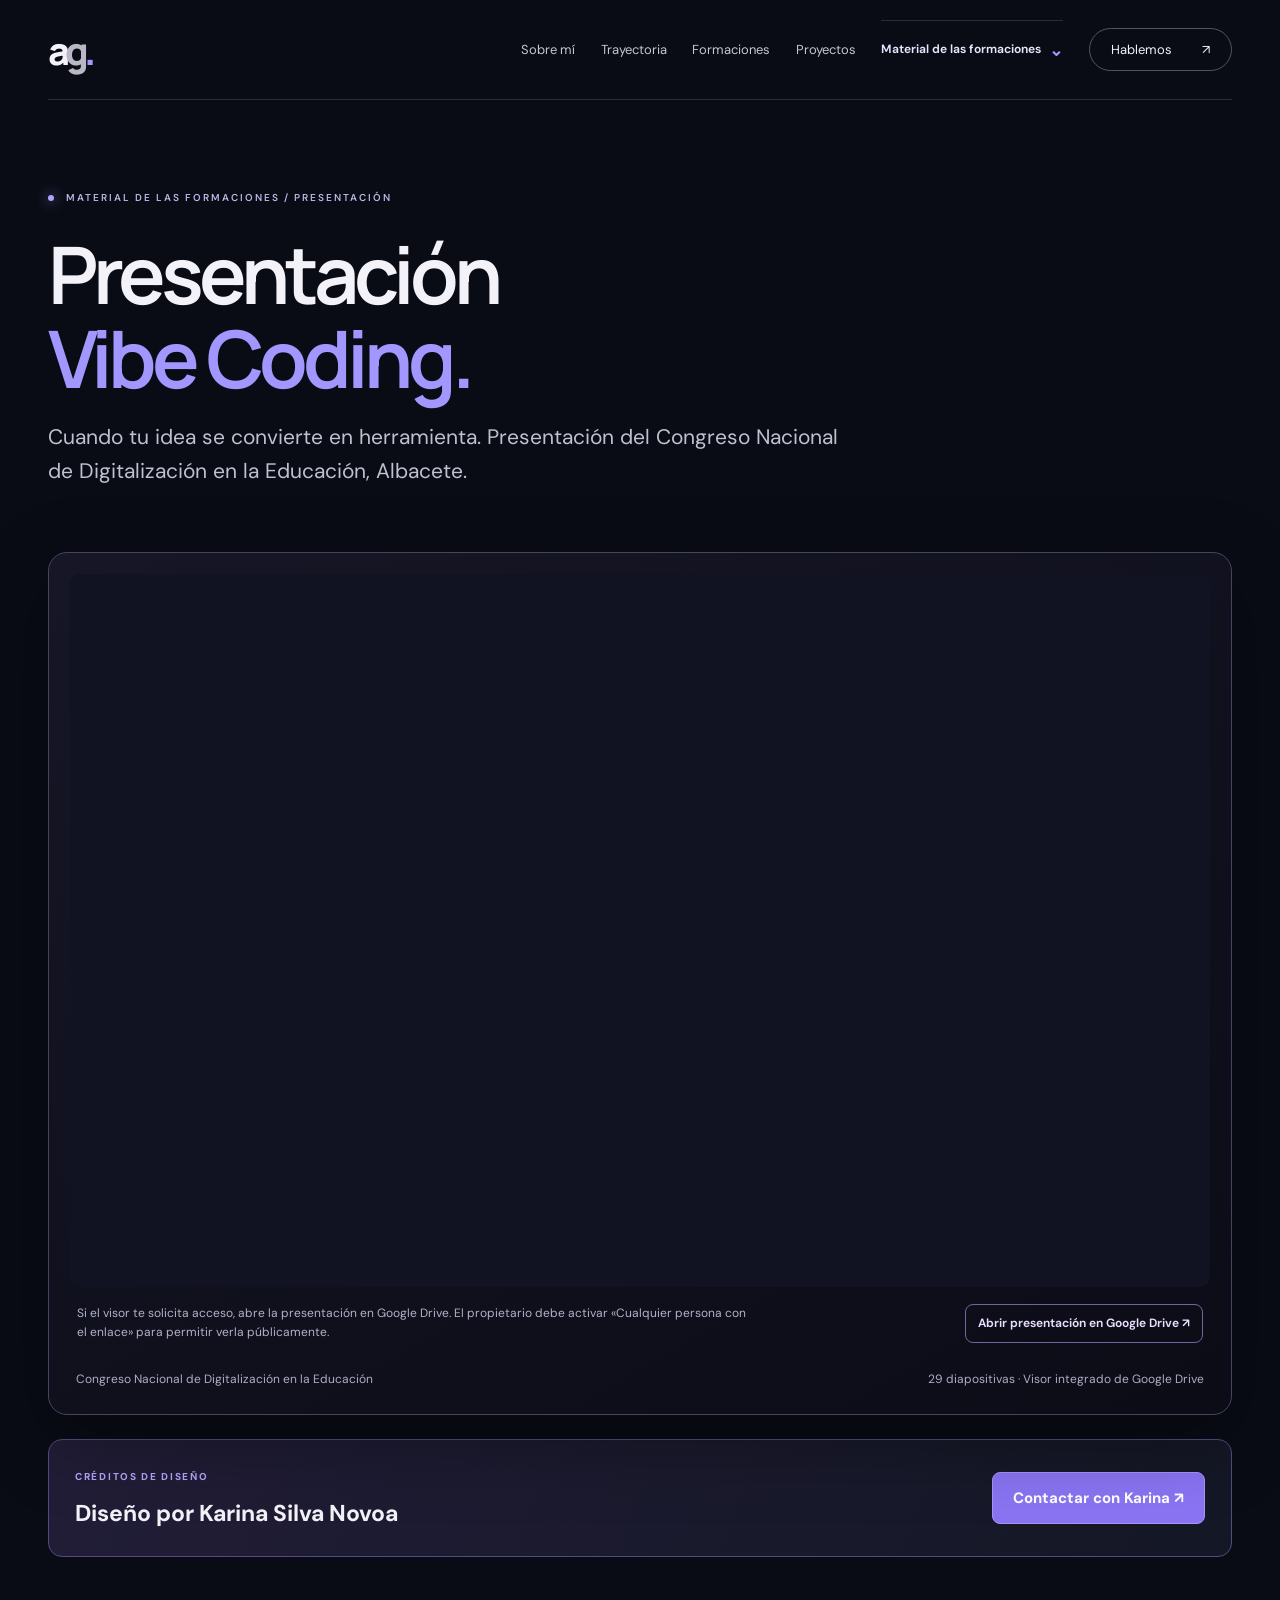
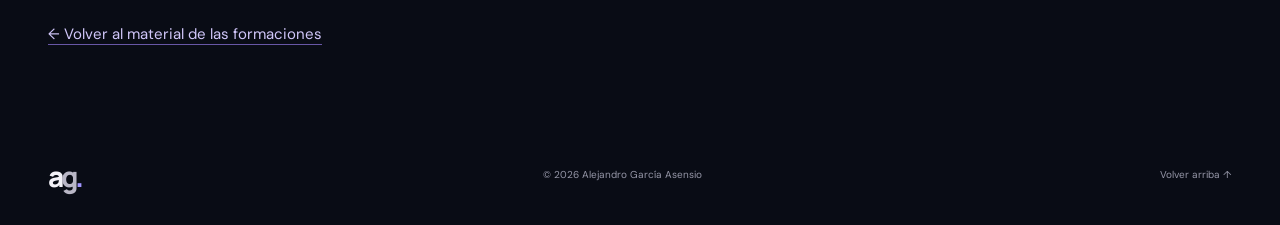
<file: presentacion-vibe-coding.html>
<!doctype html><html lang="es"><head><meta charset="utf-8"><meta name="viewport" content="width=device-width,initial-scale=1"><meta name="theme-color" content="#090c15"><meta name="description" content="Presentación Vibe Coding en educación, Congreso Nacional de Digitalización en la Educación, Albacete."><title>Presentación Vibe Coding · Alejandro García Asensio</title><link rel="icon" href="assets/favicon.svg" type="image/svg+xml"><link rel="stylesheet" href="styles.css">
<style>
.presentation-hero{padding-top:90px;padding-bottom:42px}.presentation-hero h1{font-size:clamp(49px,6.2vw,85px);line-height:1.06;margin:16px 0 20px}.presentation-lead{color:#bfc0d0;font-size:clamp(16px,1.65vw,21px);max-width:800px;line-height:1.65}
.presentation-area{padding-bottom:65px}.presentation-frame{position:relative;border:1px solid #494360;background:linear-gradient(150deg,#161626,#0b0c16);border-radius:19px;padding:clamp(10px,1.7vw,21px);box-shadow:0 25px 80px #0005}
.presentation-viewer{width:100%;aspect-ratio:16/10;min-height:420px;border:0;display:block;background:#111322;border-radius:10px}
.viewer-unavailable[hidden],.presentation-viewer[hidden]{display:none}\n.viewer-unavailable{min-height:420px;display:grid;place-content:center;gap:14px;padding:35px;text-align:center;color:#eae5ff;background:radial-gradient(circle at center,#322a50,#11121e 65%);border-radius:11px}
.viewer-unavailable strong{font-size:clamp(24px,3vw,38px)}.viewer-unavailable p{color:#bdb8d2;max-width:550px;margin:0 auto}
.viewer-meta{display:flex;align-items:center;justify-content:space-between;flex-wrap:wrap;gap:14px;padding:19px 6px 3px;color:#adaec6;font-size:12px}
.credit{border:1px solid #574a80;border-radius:14px;padding:23px 26px;background:linear-gradient(110deg,#211d37,#141725);display:flex;align-items:center;justify-content:space-between;gap:20px;margin-top:24px}
.credit-caption{font-size:10px;font-weight:750;letter-spacing:1.7px;color:#b8a5ff}.credit strong{font-size:clamp(17px,1.8vw,23px);display:block;margin-top:7px}
.credit button{border-radius:8px;background:#8a74f3;border:1px solid #a494ff;color:white;padding:13px 20px;white-space:nowrap;font-weight:750;cursor:pointer;transition:transform .2s,background .2s}
.credit button:hover{transform:translateY(-2px);background:#9e8bf9}
.presentation-back{padding:0 0 80px}.presentation-back a{color:#d1c7fa;border-bottom:1px solid #6857a6}
@media(max-width:650px){.presentation-hero{padding-top:65px}.presentation-viewer,.viewer-unavailable{min-height:300px}.credit{flex-direction:column;align-items:stretch}.credit button{width:100%}}
@media(prefers-reduced-motion:reduce){.credit button{transition:none}.credit button:hover{transform:none}}
.viewer-access{display:flex;align-items:center;justify-content:space-between;gap:18px;flex-wrap:wrap;padding:17px 7px 8px}.viewer-access p{max-width:680px;font-size:12px;color:#b2b2c9;margin:0}.viewer-access a{display:inline-flex;border:1px solid #73649e;border-radius:8px;padding:9px 12px;color:#e8defe;font-size:12px;font-weight:650}.viewer-access a:hover{background:#353052}@media(max-width:650px){.viewer-access{align-items:flex-start;flex-direction:column}}
</style></head><body><a class="skip" href="#contenido">Saltar al contenido</a>
<header class="header"><a class="brand" href="index.html#inicio" aria-label="Alejandro García Asensio, inicio">a<span>g</span><i>.</i></a><button class="menu" aria-expanded="false" aria-controls="navigation">Menú <span>☰</span></button><nav id="navigation" aria-label="Navegación principal"><a href="index.html#sobre-mi">Sobre mí</a><a href="index.html#experiencia">Trayectoria</a><a href="index.html#formaciones">Formaciones</a><a href="index.html#proyectos">Proyectos</a><details class="training-dropdown"><summary>Material de las formaciones <span aria-hidden="true">⌄</span></summary><div class="training-dropdown-panel"><a href="material-formaciones.html">Vibe coding prompts</a><a href="presentacion-vibe-coding.html" aria-current="page">Presentación Vibe Coding</a><a href="herramientas-ideas.html">Herramientas e ideas</a><a href="biblioteca-prompts.html">Biblioteca personal de prompts</a></div></details><a class="nav-contact" href="index.html#contacto">Hablemos <span>↗</span></a></nav></header>
<main id="contenido"><section class="presentation-hero wrap"><p class="eyebrow"><span class="dot"></span> MATERIAL DE LAS FORMACIONES / PRESENTACIÓN</p><h1>Presentación<br><em>Vibe Coding.</em></h1><p class="presentation-lead">Cuando tu idea se convierte en herramienta. Presentación del Congreso Nacional de Digitalización en la Educación, Albacete.</p></section>
<section class="presentation-area wrap" aria-label="Visor de la presentación"><div class="presentation-frame"><iframe id="pdf-viewer" class="presentation-viewer" title="Presentación Vibe Coding en PDF, 29 diapositivas" loading="lazy" allow="fullscreen" referrerpolicy="strict-origin-when-cross-origin" src="https://drive.google.com/file/d/1G7k5ubJqQRQ9ij526If50aY5ez59yUMM/preview"></iframe><div class="viewer-access"><p>Si el visor te solicita acceso, abre la presentación en Google Drive. El propietario debe activar «Cualquier persona con el enlace» para permitir verla públicamente.</p><a href="https://drive.google.com/file/d/1G7k5ubJqQRQ9ij526If50aY5ez59yUMM/view" target="_blank" rel="noopener noreferrer">Abrir presentación en Google Drive ↗</a></div><div class="viewer-meta"><span>Congreso Nacional de Digitalización en la Educación</span><span>29 diapositivas · Visor integrado de Google Drive</span></div></div>
<div class="credit"><div><span class="credit-caption">CRÉDITOS DE DISEÑO</span><strong>Diseño por Karina Silva Novoa</strong></div><button id="contact-designer" type="button">Contactar con Karina <span aria-hidden="true">↗</span></button></div>
</section><div class="presentation-back wrap"><a href="material-formaciones.html">← Volver al material de las formaciones</a></div></main>
<footer class="wrap"><a class="brand" href="index.html#inicio" aria-label="Volver al inicio">a<span>g</span><i>.</i></a><p>© <span id="year">2026</span> Alejandro García Asensio</p><a href="index.html#inicio">Volver arriba ↑</a></footer>
<script>
const menu=document.querySelector('.menu'),navigation=document.querySelector('#navigation');
menu.addEventListener('click',()=>{const opened=menu.getAttribute('aria-expanded')==='true';menu.setAttribute('aria-expanded',String(!opened));navigation.classList.toggle('open',!opened)});
navigation.querySelectorAll('a').forEach(a=>a.addEventListener('click',()=>{menu.setAttribute('aria-expanded','false');navigation.classList.remove('open')}));
document.addEventListener('keydown',e=>{if(e.key==='Escape'){if(menu.getAttribute('aria-expanded')==='true'){menu.setAttribute('aria-expanded','false');navigation.classList.remove('open');menu.focus()}document.querySelectorAll('.training-dropdown[open]').forEach(d=>d.open=false)}});
document.getElementById('year').textContent=new Date().getFullYear();
document.getElementById('contact-designer').addEventListener('click',()=>{const username=['karinasilvanovoa.design'],domain=['gmail','com'].join('.');const address=username[0]+'@'+domain;window.location.href='mailto:'+address+'?subject='+encodeURIComponent('Consulta sobre diseño de presentaciones');});
</script></body></html>
</file>
<file: styles.css>
@import url('https://fonts.googleapis.com/css2?family=DM+Sans:wght@400;450;500;600;700&family=Manrope:wght@400;500;600;650;700;800&display=swap');
:root{--bg:#090c15;--panel:#111522;--text:#f3f2f8;--muted:#a3a7b8;--line:#282c3b;--accent:#a296ff;--purple:#7760f0}*{box-sizing:border-box}html{scroll-behavior:smooth;scroll-padding-top:100px}body{margin:0;background:var(--bg);color:var(--text);font-family:'DM Sans',sans-serif;font-size:15px;line-height:1.65}a{color:inherit;text-decoration:none}button{font:inherit;cursor:pointer}a,button,summary{-webkit-tap-highlight-color:transparent}a:focus-visible,button:focus-visible,summary:focus-visible{outline:2px solid var(--accent);outline-offset:6px}button,a{touch-action:manipulation}::selection{background:#6651bc;color:white}.wrap{width:min(1220px,calc(100% - 96px));margin-inline:auto}.header{height:100px;display:flex;align-items:center;justify-content:space-between;width:min(1320px,calc(100% - 96px));margin:auto;border-bottom:1px solid var(--line)}.brand{font-family:Manrope,sans-serif;font-size:38px;letter-spacing:-5px;font-weight:800;line-height:1}.brand span{color:#b9b7c6}.brand i{font-style:normal;color:var(--accent);letter-spacing:0}.header nav{display:flex;gap:36px;align-items:center;font-size:13px}.header nav a:not(.nav-contact){color:#c4c6d2}.header nav a:hover{color:white}.nav-contact{border:1px solid #545365;border-radius:30px;padding:10px 21px;display:flex;gap:30px}.menu{display:none}.hero{display:grid;grid-template-columns:1.1fr 1fr;gap:20px;padding-top:76px;padding-bottom:67px;align-items:center;min-height:730px}.eyebrow,.small-label{font-size:10px;letter-spacing:2px;font-weight:600;text-transform:uppercase}.eyebrow{color:#bbb4e4;margin:0 0 25px}.dot{width:6px;height:6px;display:inline-block;background:#b0a3ff;border-radius:50%;box-shadow:0 0 14px #a38afa;margin-right:8px;vertical-align:middle}h1,h2,h3,h4,p{margin-top:0}h1,h2,h3{font-family:Manrope,sans-serif}h1{font-size:clamp(58px,6.05vw,87px);line-height:1.06;font-weight:650;letter-spacing:-5px;margin-bottom:30px}em{font-style:normal;color:var(--accent)}.intro-name{font-size:19px;margin-bottom:12px}.intro-name strong{font-weight:500}.hero-description{color:var(--muted);max-width:430px;font-size:15px;line-height:1.8}.actions{display:flex;gap:27px;align-items:center;margin-top:30px}.button{display:inline-flex;align-items:center;justify-content:space-between;gap:36px;padding:13px 22px;border-radius:5px;font-size:12px;font-weight:600;transition:transform .2s,background .2s}.button:hover{transform:translateY(-3px)}.button span{font-size:19px;font-weight:400}.primary{background:#8a74f3;color:#fff;box-shadow:0 8px 35px #7055c52b}.primary:hover{background:#9a86fc}.text-link{font-size:12px;display:inline-flex;gap:15px;align-items:center}.text-link:hover{color:var(--accent)}.hero-note{font-size:10px;color:#8b8e9e;margin:25px 0 0}.portrait{height:540px;position:relative;margin-left:10px}.photo-frame{position:absolute;inset:10px 0 35px 10px;overflow:hidden;border-radius:48% 48% 6px 6px;background:#202132}.photo-frame:after{content:'';position:absolute;inset:0;background:linear-gradient(0deg,#090c15 0%,transparent 40%),linear-gradient(90deg,#181a3629,#12142415);pointer-events:none}.photo-frame img{width:100%;height:100%;object-fit:cover;object-position:49% 50%;filter:saturate(.5);display:block}.orbit{position:absolute;inset:-10px -15px 25px -15px;border:1px solid #56506a;border-radius:50% 50% 8% 8%;transform:rotate(8deg)}.photo-star{position:absolute;right:-10px;top:18px;color:#c7bcff;font-size:70px;font-weight:400;line-height:1}.portrait-caption{position:absolute;bottom:38px;left:-25px;padding:20px 55px 16px 22px;background:#171a29e8;backdrop-filter:blur(14px);border:1px solid #575064;border-radius:8px;box-shadow:0 20px 50px #0003}.portrait-caption .small-label{font-size:8px;color:#b6abc9}.portrait-caption p{font-size:15px;line-height:1.5;margin:8px 0 0;font-weight:400}.portrait-caption strong{font-weight:500}.caption-arrow{position:absolute;right:18px;top:20px;color:var(--accent)}.photo-index{position:absolute;bottom:0;right:10px;font-size:8px;letter-spacing:2px;color:#9493a7}.credentials{display:grid;grid-template-columns:repeat(4,1fr);padding:26px 8px;border-block:1px solid var(--line)}.credentials div{padding:0 25px;border-right:1px solid var(--line)}.credentials div:last-child{border:0}.credentials span{display:block;font-size:9px;letter-spacing:1.8px;color:#8f8baf;margin-bottom:7px}.credentials strong{font-size:12px;font-weight:500}.section{padding-top:108px;padding-bottom:24px}h2{font-size:clamp(32px,3.25vw,45px);font-weight:500;letter-spacing:-1.7px;line-height:1.2;margin-bottom:24px}h3{font-size:19px;line-height:1.4;letter-spacing:-.4px;font-weight:600}.about{display:grid;grid-template-columns:1fr 1fr;gap:80px}.about-text p{color:var(--muted);font-size:14px}.about-text .lead{color:#e2e1ea;font-size:19px;line-height:1.65}.inline-link{font-size:12px;display:inline-flex;gap:30px;border-bottom:1px solid #605879;padding-bottom:5px;color:#cec4ff}.section-heading{display:flex;align-items:end;justify-content:space-between;margin-bottom:32px}.section-heading h2{margin-bottom:0}.section-heading>p{color:var(--muted);font-size:13px;margin:0 0 4px}.expertise-grid{display:grid;grid-template-columns:repeat(4,1fr);gap:16px}.expertise-grid article{background:linear-gradient(145deg,#171b2a,#10131e);border:1px solid var(--line);padding:25px 23px;border-radius:9px;position:relative}.icon{font-size:34px;color:#b0a0ff;display:block;margin-bottom:26px;line-height:1}.card-number{position:absolute;right:22px;top:25px;font-size:10px;color:#666c81}.expertise-grid h3{font-size:17px;margin-bottom:13px}.expertise-grid p{color:var(--muted);font-size:12px;line-height:1.8;min-height:86px}.tags{display:flex;gap:6px;flex-wrap:wrap}.tags span{border:1px solid #343145;color:#b6b0c7;border-radius:4px;padding:3px 7px;font-size:8px}.journey{background:#10131d;margin-top:90px;padding:85px 0}.journey-grid{display:grid;grid-template-columns:.9fr 1.2fr;gap:100px}.journey-title>p:not(.eyebrow){color:var(--muted);max-width:240px;font-size:13px}.journey-title .text-link{margin-top:25px}.timeline{border-left:1px solid #3d365b;padding-left:36px}.timeline article{position:relative;margin-bottom:38px}.timeline article:last-child{margin:0}.timeline article:before{content:'';width:7px;height:7px;background:#776b9f;position:absolute;left:-40px;top:6px;border-radius:50%;outline:6px solid #10131d}.timeline article:first-child:before{background:#ae9bff;box-shadow:0 0 20px #886df0}.timeline-date{color:#b8a7f6;letter-spacing:1px;font-size:9px;margin-bottom:12px}.timeline-date .dot{display:none}.timeline h3{margin-bottom:6px}.timeline .organization{color:#d1d1df;font-size:13px;margin-bottom:11px}.timeline p{color:var(--muted);font-size:12px;max-width:530px;margin-bottom:0}.projects{display:grid;grid-template-columns:1.15fr 1fr 1fr;gap:20px}.project{border:1px solid var(--line);border-radius:8px;overflow:hidden;background:#11141f}.project-art{height:235px;position:relative;padding:24px;overflow:hidden}.edukai{background:radial-gradient(ellipse at 90% 90%,#6a3db6,transparent 65%),#211a3c}.art-kicker{font-size:7px;letter-spacing:1.8px;color:#c2afd7}.edukai-word{font-family:Manrope,sans-serif;position:absolute;top:90px;left:22px;font-size:39px;letter-spacing:-2px;font-weight:800}.edukai-word>span{font-weight:400;color:#b09cf4}.edukai-word i{display:block;position:absolute;right:5px;top:45px;font-size:62px;line-height:1;font-style:normal;color:#b69aff}.art-bottom{position:absolute;bottom:20px;left:24px;right:24px;font-size:8px;display:flex;justify-content:space-between;color:#c4b7dd}.book-art{background:radial-gradient(ellipse at 50% 110%,#74718f,#262739 70%);display:flex;align-items:center;justify-content:center}.book{background:#dedbe9;color:#272333;width:155px;height:200px;transform:rotate(-9deg);box-shadow:15px 15px 35px #0006,inset 6px 0 #a09aa9;padding:20px 16px}.book small{font-size:5px;letter-spacing:.8px}.book strong{display:block;font-family:Manrope,sans-serif;font-size:23px;line-height:1.1;letter-spacing:-1px;margin:17px 0 9px}.book>span{display:block;font-size:8px;line-height:1.5}.book i{display:block;font-size:39px;color:#6a4eae;line-height:1;text-align:right;font-style:normal}.university-art{background:radial-gradient(ellipse at 100% 0,#2f3a60,transparent 80%),#151d30}.university-art>div{font-family:Manrope,sans-serif;font-size:37px;line-height:1.5;margin-top:27px;font-weight:500;letter-spacing:-1px}.university-art>div span{color:#8b99ce;font-size:27px}.project-copy{padding:24px}.project-copy .small-label{font-size:8px;color:#b4a5e0;letter-spacing:1.2px}.project-copy h3{margin:12px 0 12px;font-size:20px}.project-copy p{font-size:12px;color:var(--muted);line-height:1.85;margin-bottom:15px}.project-copy .inline-link{font-size:10px}.filters{display:flex;gap:8px;flex-wrap:wrap;margin:30px 0 20px}.filters button{color:#acafc1;background:transparent;border:1px solid var(--line);border-radius:25px;font-size:11px;padding:9px 17px}.filters button[aria-pressed=true]{color:#e8e2ff;background:#2a2242;border-color:#776595}.filters button:hover{border-color:#9c8cd2}.talk{display:grid;grid-template-columns:130px 1fr 170px 30px;gap:22px;padding:24px 2px;border-bottom:1px solid var(--line);align-items:center}.talk[hidden]{display:none}.talk-date{color:#a8a2bb;font-size:11px}.talk h3{font-size:16px;margin-bottom:5px}.talk p{color:var(--muted);font-size:12px;margin:0}.talk-tag{justify-self:end;font-size:9px;color:#bbb2d5;padding:4px 9px;border:1px solid #383043;border-radius:4px}.talk-arrow{color:#8c7dab;justify-self:end;font-size:20px}.upcoming{display:block;color:#bca5ff;font-size:8px;letter-spacing:1px;margin-bottom:4px}.list-note{color:#8d90a2;font-size:11px;margin-top:22px}.list-note a{color:#c1b3ef;text-decoration:underline;text-underline-offset:3px}.education{display:grid;grid-template-columns:.9fr 1.2fr;gap:100px;padding-bottom:100px}.education>div>p:not(.eyebrow){color:var(--muted);font-size:13px}.education-details article{padding:0 0 22px;margin-bottom:25px;border-bottom:1px solid var(--line)}.education-details article>span{color:#b8a5e6;font-size:9px;letter-spacing:1px}.education-details h3{font-size:18px;margin:8px 0}.education-details p{font-size:12px;color:var(--muted);margin:0}.skills-line{display:grid;grid-template-columns:1fr 1fr;gap:22px;margin-bottom:25px}h4{font-size:12px;margin:0 0 9px;font-weight:500}.skills-line p{font-size:11px;line-height:1.9}details{border-top:1px solid var(--line);padding:15px 0;color:#b8b9c8;font-size:12px}summary{cursor:pointer;display:flex;justify-content:space-between;list-style:none}summary::-webkit-details-marker{display:none}summary span{color:var(--accent)}details[open] summary span{transform:rotate(45deg)}details li{margin:7px 0}details ul{padding-left:18px}.contact{background:radial-gradient(ellipse at 10% 90%,#433465 0,transparent 70%),linear-gradient(120deg,#252030,#151622);padding:40px 50px 50px;border:1px solid #484055;border-radius:12px;position:relative;overflow:hidden}.contact-top{display:flex;align-items:center;justify-content:space-between}.contact-top>span{font-size:46px;color:#b3a0e8;line-height:1}.contact-top .eyebrow{margin:0}.contact-grid{display:grid;grid-template-columns:1.2fr 1fr;gap:90px;margin-top:25px;align-items:center}.contact h2{font-size:48px;margin-bottom:0}.contact-grid p{font-size:13px;color:#c1bdce;max-width:300px;margin-bottom:25px}.light{background:#e5dfef;color:#23202b}.contact-email{display:block;font-size:13px;margin-top:20px}.contact-phone{font-size:12px;color:#b8afc8}.contact a:hover{color:var(--accent)}.contact .button:hover{color:#23202b;background:white}footer{display:flex;align-items:center;justify-content:space-between;padding-block:35px}footer .brand{font-size:28px;letter-spacing:-3px}footer p,footer>a:last-child{font-size:10px;color:#9697a8;margin:0}.skip{position:fixed;top:-80px;left:15px;z-index:99;background:white;color:black;padding:10px 20px}.skip:focus{top:10px}.sr-only{position:absolute;width:1px;height:1px;padding:0;margin:-1px;overflow:hidden;clip:rect(0,0,0,0);white-space:nowrap;border:0}@media(min-width:1500px){.hero{padding-top:90px;padding-bottom:85px}}@media(max-width:1050px){.wrap,.header{width:calc(100% - 64px)}.hero{gap:0;min-height:650px}.portrait{height:470px}h1{font-size:64px}.hero-description{max-width:340px}.actions{gap:18px}.button{gap:22px;padding-inline:17px}.credentials div{padding:0 16px}.credentials strong{font-size:10px}.expertise-grid{grid-template-columns:repeat(2,1fr)}.expertise-grid p{min-height:0}.expertise-grid article{padding:27px}.about{gap:50px}.journey-grid,.education{gap:60px}.project-art{height:210px;padding:18px}.edukai-word{font-size:30px;left:16px}.project-copy{padding:20px}.university-art>div{font-size:30px}.book{width:140px;height:185px}.book strong{font-size:21px}.contact-grid{gap:40px}.contact h2{font-size:40px}.talk{grid-template-columns:100px 1fr 130px 20px;gap:15px}}@media(max-width:760px){.wrap,.header{width:calc(100% - 40px)}.header{height:78px;position:relative;z-index:10}.brand{font-size:34px}.menu{display:flex;gap:12px;align-items:center;color:var(--text);background:transparent;border:1px solid var(--line);border-radius:5px;padding:7px 11px;font-size:12px}.header nav{display:none;position:absolute;top:70px;right:0;left:0;flex-direction:column;align-items:stretch;gap:0;padding:12px 20px;background:#151825;border:1px solid #393347;border-radius:8px;box-shadow:0 15px 45px #0009}.header nav.open{display:flex}.header nav a{padding:12px}.header .nav-contact{margin-top:8px;justify-content:space-between}.hero{grid-template-columns:1fr;padding-top:42px;padding-bottom:35px;gap:35px}.hero .eyebrow{font-size:8px;letter-spacing:1.7px;margin-bottom:24px}h1{font-size:clamp(54px,12vw,83px);letter-spacing:-3.4px;margin-bottom:25px}.hero-description{max-width:480px}.intro-name{font-size:17px}.hero-note{font-size:9px;max-width:300px}.actions{gap:25px;flex-wrap:wrap}.portrait{height:440px;width:min(100% - 20px,440px);margin-inline:auto}.photo-frame{inset:10px 0 30px}.portrait-caption{left:-8px;bottom:36px}.photo-star{right:0}.orbit{inset:-5px -5px 25px}.credentials{grid-template-columns:1fr 1fr;gap:25px 0;padding:22px 0}.credentials div{padding:0 14px}.credentials div:nth-child(2){border:0}.credentials span{font-size:8px;letter-spacing:1px}.credentials strong{font-size:10px}.section{padding-top:68px;padding-bottom:0}.about,.journey-grid,.education{grid-template-columns:1fr;gap:24px}.about-text .lead{font-size:17px}.about-text p{font-size:13px}h2{font-size:34px;letter-spacing:-1.3px}.section-heading{display:block;margin-bottom:26px}.section-heading>p{margin-top:20px;font-size:12px}.expertise-grid{gap:12px}.expertise-grid article{padding:22px 18px}.expertise-grid h3{font-size:16px}.expertise-grid p{font-size:11px}.icon{font-size:28px;margin-bottom:24px}.card-number{right:17px;top:21px}.tags span{font-size:7px}.journey{margin-top:65px;padding:60px 0}.journey-title h2 br:nth-of-type(2){display:none}.journey-title .text-link{margin:0 0 15px}.timeline{margin-left:5px;padding-left:25px}.timeline article:before{left:-29px}.timeline h3{font-size:18px}.timeline p{font-size:12px}.projects{grid-template-columns:1fr}.project-art{height:240px}.edukai-word{font-size:49px;left:25px;top:75px}.art-kicker{font-size:8px}.university-art>div{font-size:40px}.project-copy{padding:25px}.project-copy p{font-size:13px}.book{width:155px;height:205px}.book strong{font-size:23px}.filters{gap:7px}.filters button{font-size:10px;padding:8px 12px}.talk{grid-template-columns:1fr 22px;gap:6px 12px;padding:22px 0}.talk-date{grid-column:1;font-size:10px}.talk>div:nth-child(2){grid-column:1}.talk-tag{grid-column:1;justify-self:start;margin-top:5px;font-size:8px}.talk-arrow{grid-column:2;grid-row:2}.talk h3{font-size:16px}.upcoming{display:inline;margin-right:8px}.list-note{font-size:10px}.education{padding-bottom:65px;gap:20px}.contact{padding:28px 25px 35px}.contact-grid{grid-template-columns:1fr;gap:25px}.contact h2{font-size:36px}.contact-top>span{font-size:35px}.contact-grid p{max-width:100%}.contact-email{overflow-wrap:anywhere}footer{flex-wrap:wrap;gap:20px;padding-block:28px}footer p{font-size:8px}footer>a:last-child{font-size:9px}}@media(prefers-reduced-motion:reduce){html{scroll-behavior:auto}*,*:before,*:after{transition:none!important;animation:none!important}}@media print{body{background:white;color:black}.header,.hero .actions,.filters,.contact,footer,.portrait{display:none}.wrap{width:100%}.hero,.about,.journey-grid,.education{display:block}.section,.journey{padding:20px 0;margin:0;background:white}.hero{min-height:0}.projects,.expertise-grid{grid-template-columns:1fr 1fr}.project,.expertise-grid article{background:white;break-inside:avoid}h1{font-size:44px}h2{font-size:28px}p,em,.eyebrow,.timeline p{color:#333!important}.talk[hidden]{display:grid}.project-art{display:none}}
@media(max-width:760px){.orbit{inset:0 8px 25px;transform:rotate(4deg)}}

/* Colaboraciones destacadas en el apartado 05 */
.highlighted-collabs{margin-top:64px;padding:32px;border:1px solid #494263;border-radius:14px;background:linear-gradient(135deg,#1a1930,#111522 75%)}.collabs-intro{display:flex;align-items:end;justify-content:space-between;gap:24px;margin-bottom:25px}.collabs-intro .small-label{color:#bcb0ff}.collabs-intro h3{max-width:470px;font-size:22px;font-weight:500;margin:0}.collabs-grid{display:grid;grid-template-columns:repeat(3,minmax(0,1fr));gap:12px}.collabs-grid article{border:1px solid #363348;background:#111421;border-radius:10px;padding:23px;min-width:0}.collab-date{display:block;color:#b7a9fc;font-size:10px;font-weight:700;letter-spacing:1.2px;margin-bottom:14px}.collabs-grid h3{font-size:17px;margin-bottom:9px}.collabs-grid p{font-size:13px;line-height:1.65;color:var(--muted);margin:0}@media(max-width:850px){.collabs-grid{grid-template-columns:repeat(2,minmax(0,1fr))}.collabs-intro{display:block}.collabs-intro h3{margin-top:10px}}@media(max-width:560px){.highlighted-collabs{padding:20px;margin-top:40px}.collabs-grid{grid-template-columns:1fr}}

/* Logos monocromáticos en proyectos y colaboraciones */
.brand-logo{display:block;width:100%;height:auto;color:#fff;overflow:visible}.brand-logo-edukai{max-width:360px;margin:auto}.university-logo-stack{display:flex!important;flex-direction:column;align-items:center;justify-content:center;gap:16px;width:min(85%,360px);margin:auto}.university-logo-stack .brand-logo{max-height:92px;width:auto;max-width:100%}.logo-unir{max-width:195px!important}.logo-euneiz{max-width:320px!important}.logo-sanjorge{max-width:235px;min-height:64px;margin-bottom:12px}.collabs-grid .logo-sanjorge+h3{margin:0}.project-art .brand-logo text,.collabs-grid .brand-logo text{paint-order:normal}@media(max-width:600px){.brand-logo-edukai{max-width:270px}.university-logo-stack .brand-logo{max-height:75px}.logo-sanjorge{max-width:210px}}

/* Logotipos originales: sin recreaciones tipográficas ni fondos */
.brand-logo{display:block;object-fit:contain;color:unset}.university-logo-stack .brand-logo{width:100%;height:auto;object-fit:contain}.brand-logo-edukai{width:min(100%,360px);max-height:310px;object-fit:contain}.logo-unir{max-width:245px!important;max-height:92px}.logo-euneiz{max-width:315px!important;max-height:85px}.logo-sanjorge{max-width:235px;max-height:95px;object-fit:contain}

/* Trayectoria: jerarquía editorial, ritmo e interacción sutil */
.journey{position:relative;isolation:isolate;overflow:hidden;background:radial-gradient(ellipse at 8% 15%,#30214d 0%,transparent 48%),linear-gradient(135deg,#141725 0%,#0d101b 100%);padding:clamp(95px,10vw,155px) 0;margin-top:100px}
.journey:before{content:"";position:absolute;inset:0;pointer-events:none;z-index:-1;background:repeating-linear-gradient(90deg,transparent 0,transparent calc(25% - 1px),#ffffff08 25%);mask-image:linear-gradient(to bottom,transparent,#000 35%,#000 65%,transparent)}
.journey-grid{grid-template-columns:minmax(0,.92fr) minmax(0,1.18fr);gap:clamp(40px,7vw,105px)}
.journey-title{position:relative;align-self:start}
.journey-title .eyebrow{font-size:12px;letter-spacing:2.4px;color:#c6b7ff;margin-bottom:30px}
.journey-title h2{font-size:clamp(52px,5.4vw,83px);font-weight:650;line-height:1.09;letter-spacing:-.065em;margin-bottom:29px;max-width:570px}
.journey-title h2 em{display:inline-block;background:linear-gradient(100deg,#d9c8ff,#9a82ff);color:transparent;background-clip:text;-webkit-background-clip:text}
.journey-title>p:not(.eyebrow){font-size:clamp(16px,1.5vw,20px);line-height:1.6;color:#bfc0d0;max-width:365px}
.journey-deco{display:block;margin-top:50px;color:#ffffff12;font-family:Manrope,sans-serif;font-size:clamp(85px,12vw,165px);font-weight:800;line-height:1;letter-spacing:-.1em;user-select:none}
.journey-deco span{font-size:.4em;vertical-align:top;color:#8d7bf442;margin-left:20px}
.timeline{border-left:2px solid #64568e;padding-left:clamp(26px,3.5vw,55px);position:relative}
.timeline article{position:relative;margin:0 0 22px;padding:26px 28px 30px;border:1px solid #ffffff13;background:linear-gradient(125deg,#27243a9c,#181a2ba3);border-radius:16px;transition:transform .28s ease,border-color .28s ease,background .28s ease,box-shadow .28s ease}
.timeline article:last-child{margin-bottom:0}
.timeline article:hover{transform:translateX(8px);border-color:#aa95ef8c;background:linear-gradient(125deg,#302a4d,#181a2b);box-shadow:0 16px 50px #0002}
.timeline article:before{width:13px;height:13px;left:calc(-1 * clamp(26px,3.5vw,55px) - 8px);top:40px;background:#9c85eb;outline:7px solid #171627;box-shadow:0 0 0 2px #8b7ad6;z-index:2}
.timeline article:first-child:before{background:#d4c8ff;box-shadow:0 0 0 2px #9d88f9,0 0 28px #a48bff99}
.timeline-date{font-size:12px;letter-spacing:1.3px;font-weight:700;color:#bda9ff;margin-bottom:15px}
.timeline h3{font-size:clamp(23px,2.3vw,31px);font-weight:700;line-height:1.27;letter-spacing:-.035em;margin-bottom:8px}
.timeline .organization{color:#e7ddff;font-size:clamp(15px,1.25vw,17px);font-weight:600;margin-bottom:17px}
.timeline p:not(.organization){font-size:clamp(14px,1.2vw,16px);line-height:1.8;color:#b9bdcc;max-width:630px}
.edukai-wordmark{font:800 clamp(40px,4vw,61px)/1 Manrope,sans-serif;letter-spacing:-.065em;color:#fff;position:absolute;top:50%;left:50%;transform:translate(-50%,-50%);white-space:nowrap}
.edukai-wordmark span{font-weight:450;color:#d9ceff}
.edukai-socials{display:flex;align-items:center;flex-wrap:wrap;gap:10px;margin:17px 0 20px}
.edukai-socials a{display:inline-flex;align-items:center;justify-content:space-between;gap:18px;padding:9px 14px;border:1px solid #5a5073;border-radius:40px;font-size:12px;font-weight:650;color:#ebe6ff;transition:background .2s,transform .2s}
.edukai-socials a:hover{background:#6e5ab044;transform:translateY(-2px)}
@media(max-width:850px){.journey-grid{grid-template-columns:1fr;gap:45px}.journey-title h2{font-size:clamp(48px,9vw,70px)}.journey-deco{display:none}.journey{padding:80px 0}.timeline{padding-left:32px}.timeline article:before{left:-40px}}
@media(max-width:500px){.journey{padding:65px 0}.journey-title h2{font-size:clamp(42px,11vw,58px)}.timeline article{padding:22px 19px 25px}.timeline h3{font-size:23px}.timeline-date{font-size:10px}.edukai-wordmark{font-size:clamp(37px,10vw,52px)}}
@media(prefers-reduced-motion:reduce){.timeline article,.edukai-socials a{transition:none}.timeline article:hover,.edukai-socials a:hover{transform:none}}

/* Navegación adaptada a la nueva sección de materiales */
.header nav{gap:clamp(12px,2vw,29px)}.header nav a{white-space:nowrap}.header nav a[href="material-formaciones.html"]{color:#e2d9ff;font-weight:650}.header nav a[href="material-formaciones.html"]:hover{color:#fff}@media(min-width:801px) and (max-width:1150px){.header{width:min(1320px,calc(100% - 44px))}.header nav{gap:12px;font-size:11px}.nav-contact{padding:9px 12px;gap:10px}}

/* Menú desplegable Material de las formaciones */
.header nav .training-dropdown{position:relative;z-index:50;flex-shrink:0}
.header nav .training-dropdown summary{list-style:none;display:flex;align-items:center;gap:8px;white-space:nowrap;color:#e9e4ff;cursor:pointer;font-size:inherit;font-weight:650}
.header nav .training-dropdown summary::-webkit-details-marker{display:none}
.header nav .training-dropdown summary span{font-size:17px;transition:transform .2s ease}
.header nav .training-dropdown[open] summary span{transform:rotate(180deg)}
.header nav .training-dropdown-panel{position:absolute;top:calc(100% + 18px);left:0;min-width:270px;display:flex;flex-direction:column;gap:4px;padding:9px;background:#191b2a;border:1px solid #5b517c;border-radius:12px;box-shadow:0 20px 55px #0008;z-index:60}
.header nav .training-dropdown-panel a{display:block;padding:12px 14px;border-radius:8px;font-size:13px;font-weight:550;color:#ede7ff;white-space:normal}
.header nav .training-dropdown-panel a:hover,.header nav .training-dropdown-panel a[aria-current="page"]{background:#45355f;color:#fff}
@media(max-width:800px){.header nav .training-dropdown{width:100%}.header nav .training-dropdown summary{padding:9px 0}.header nav .training-dropdown-panel{position:static;box-shadow:none;margin-top:8px;min-width:0;width:100%}}
</file>
